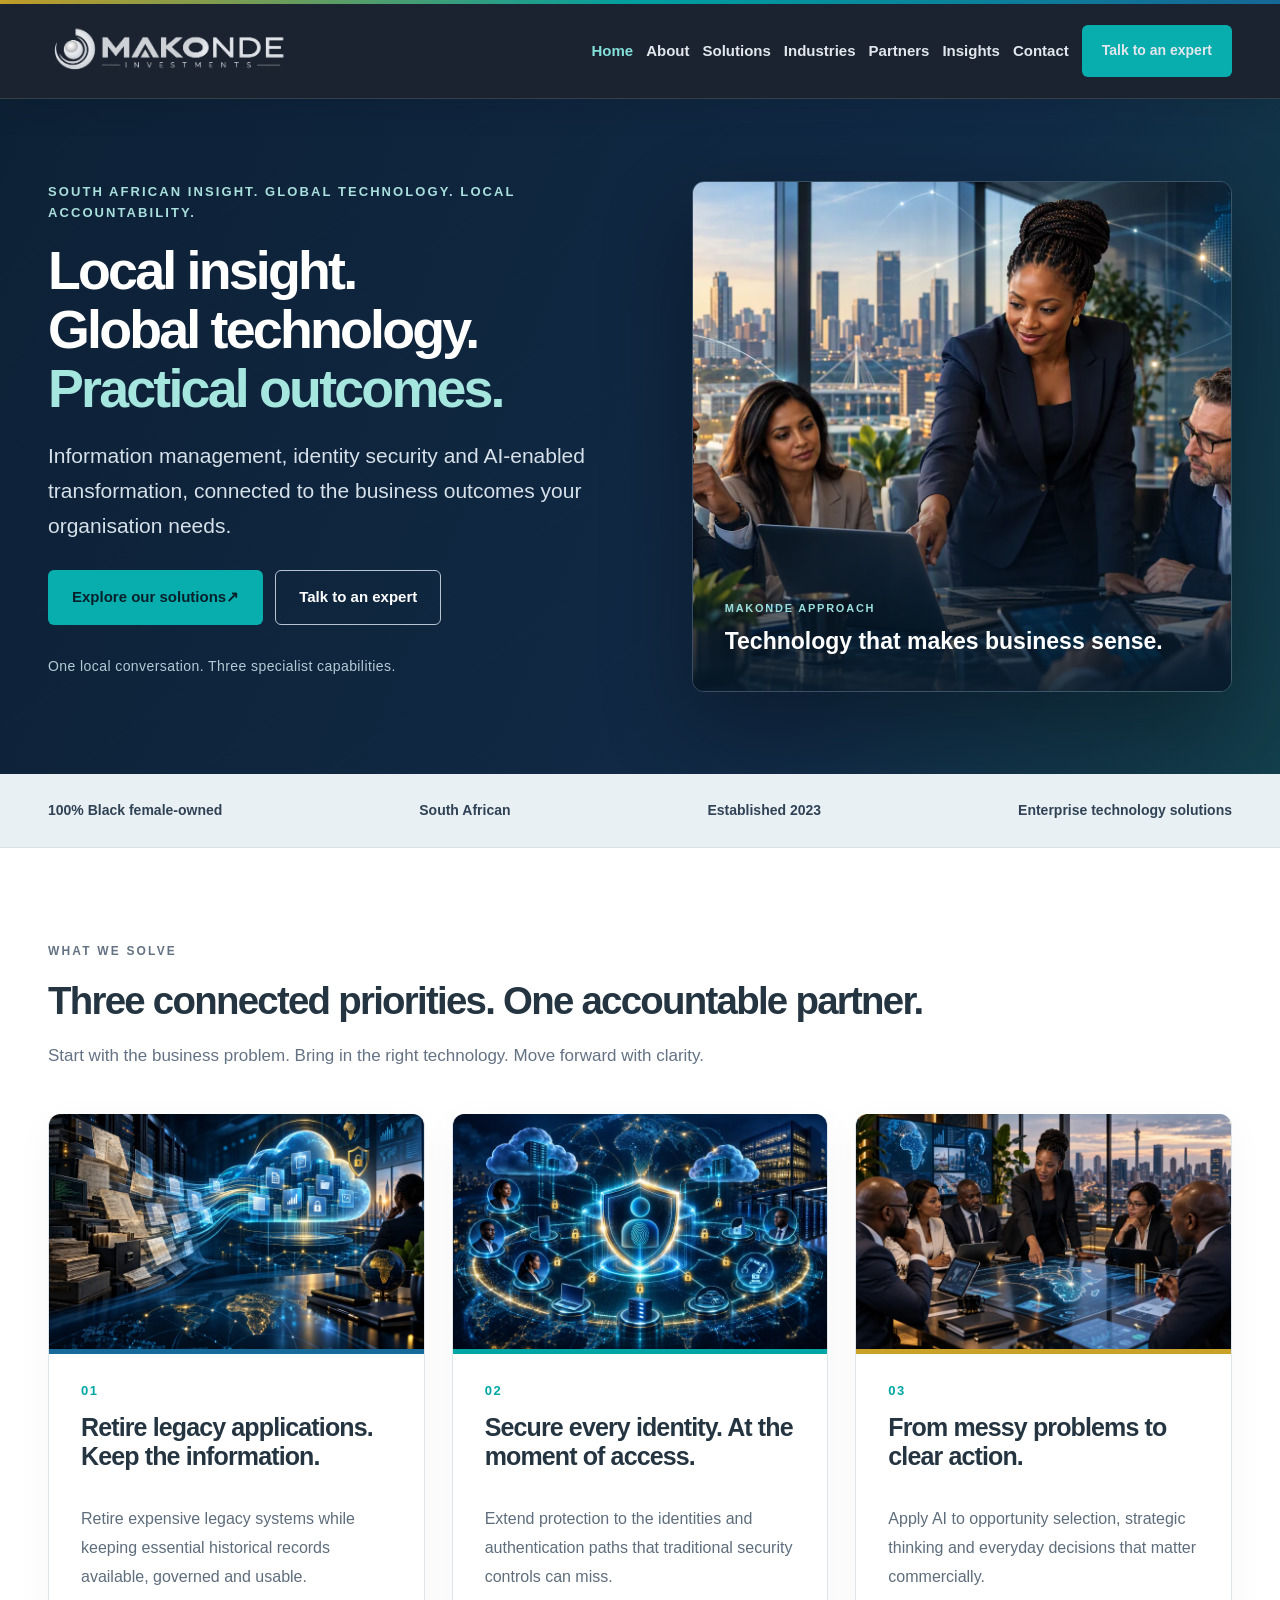
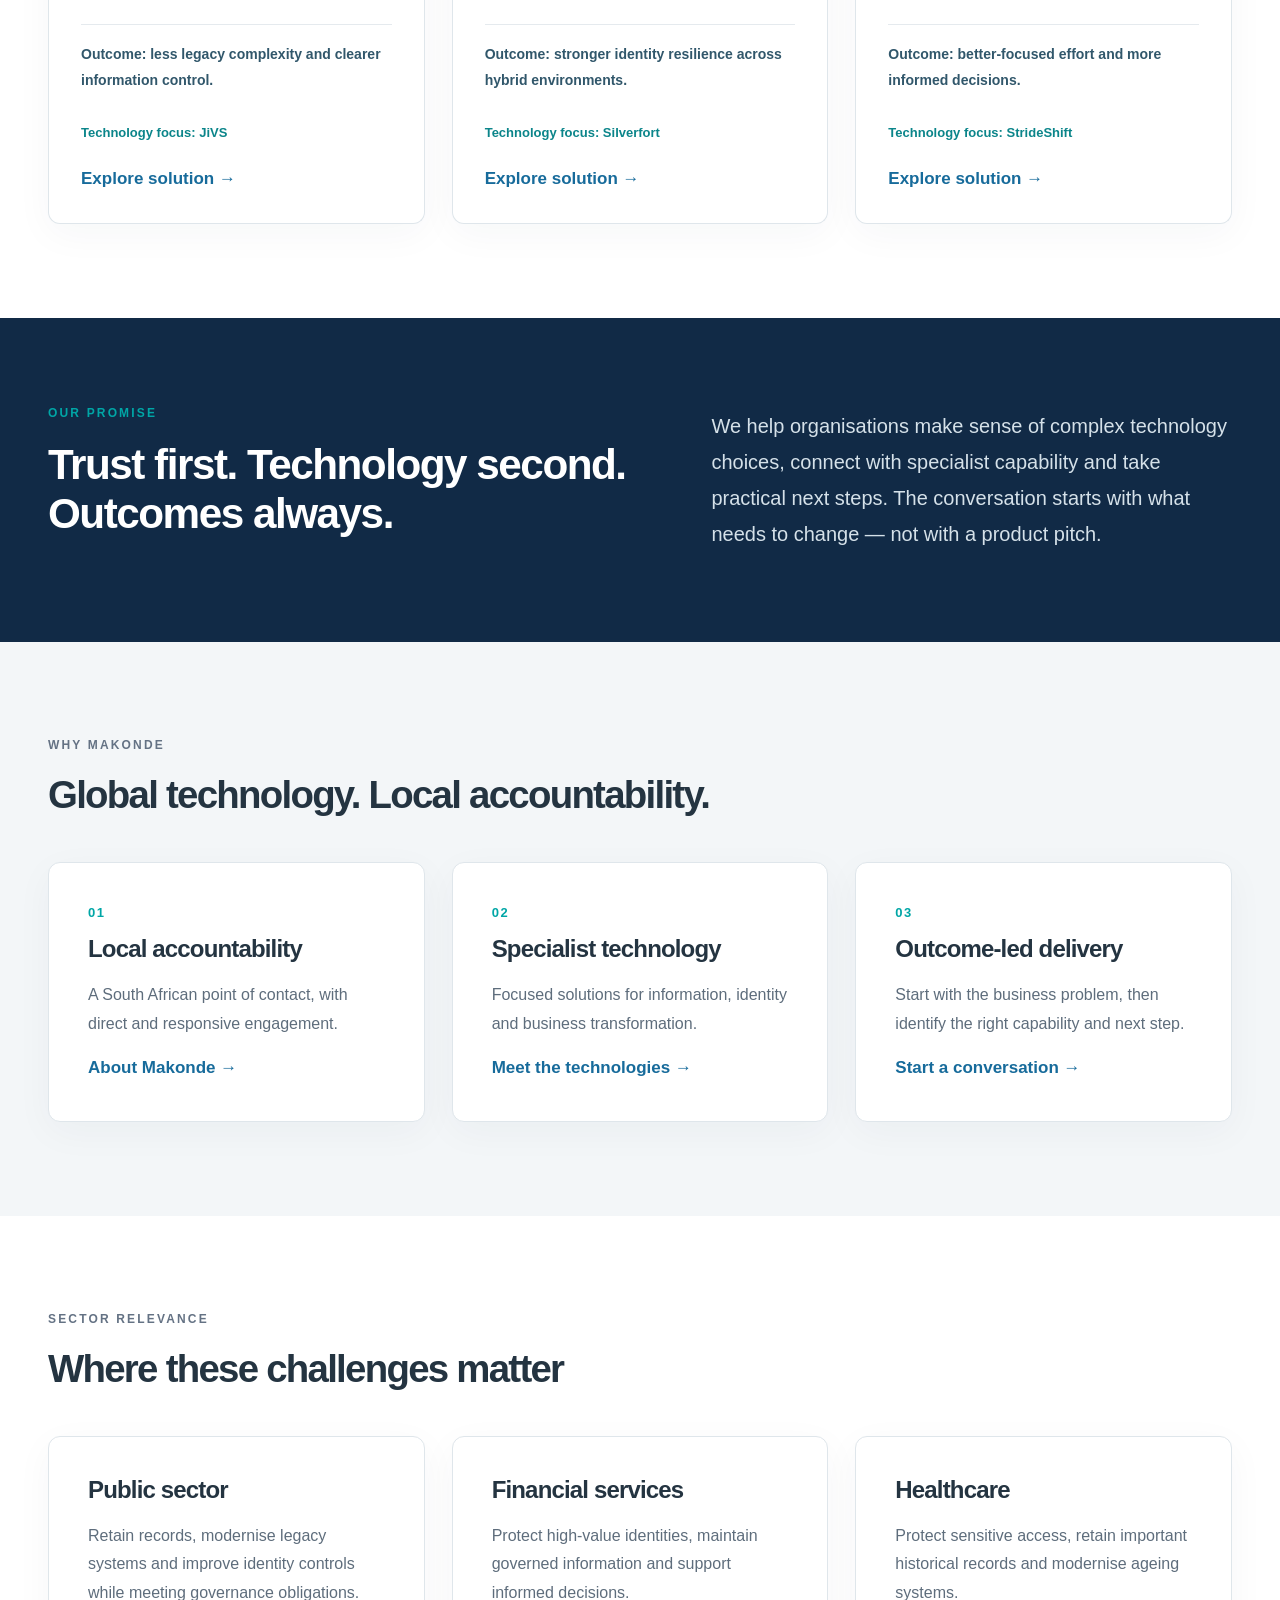
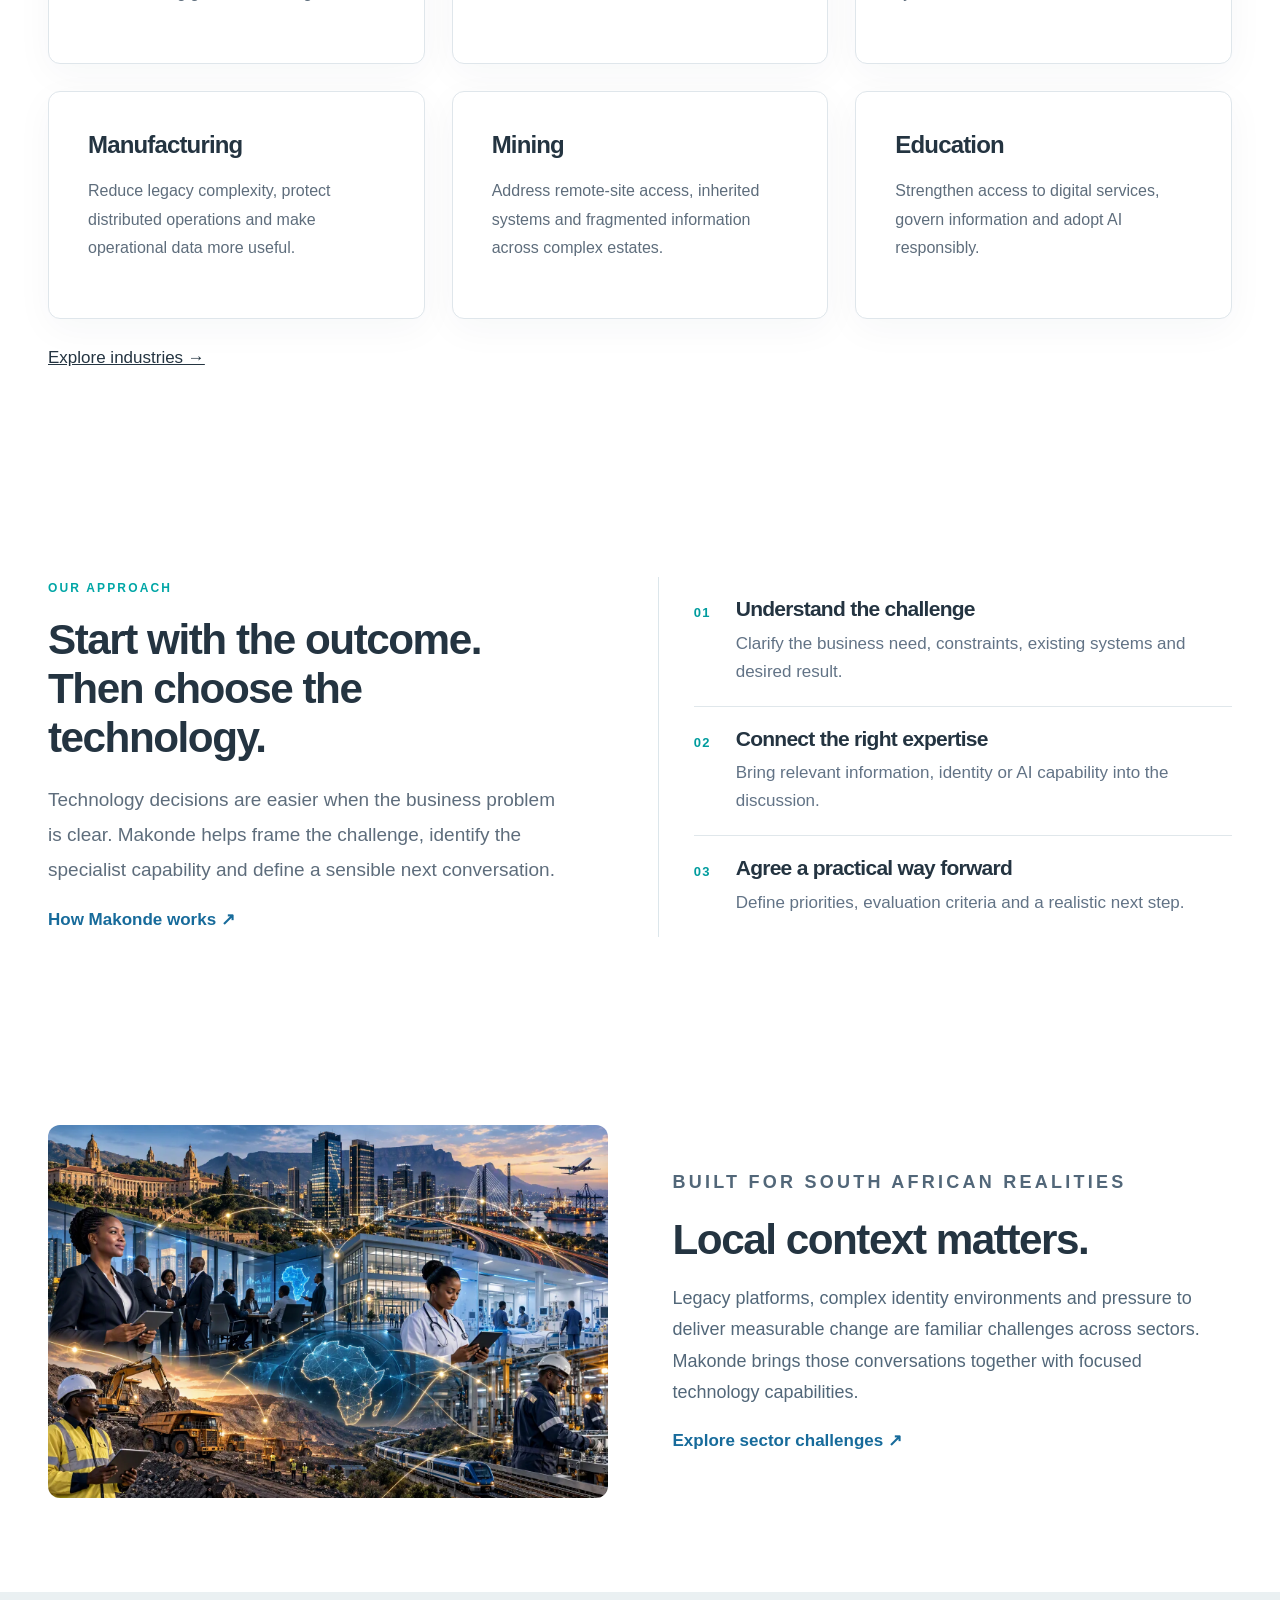
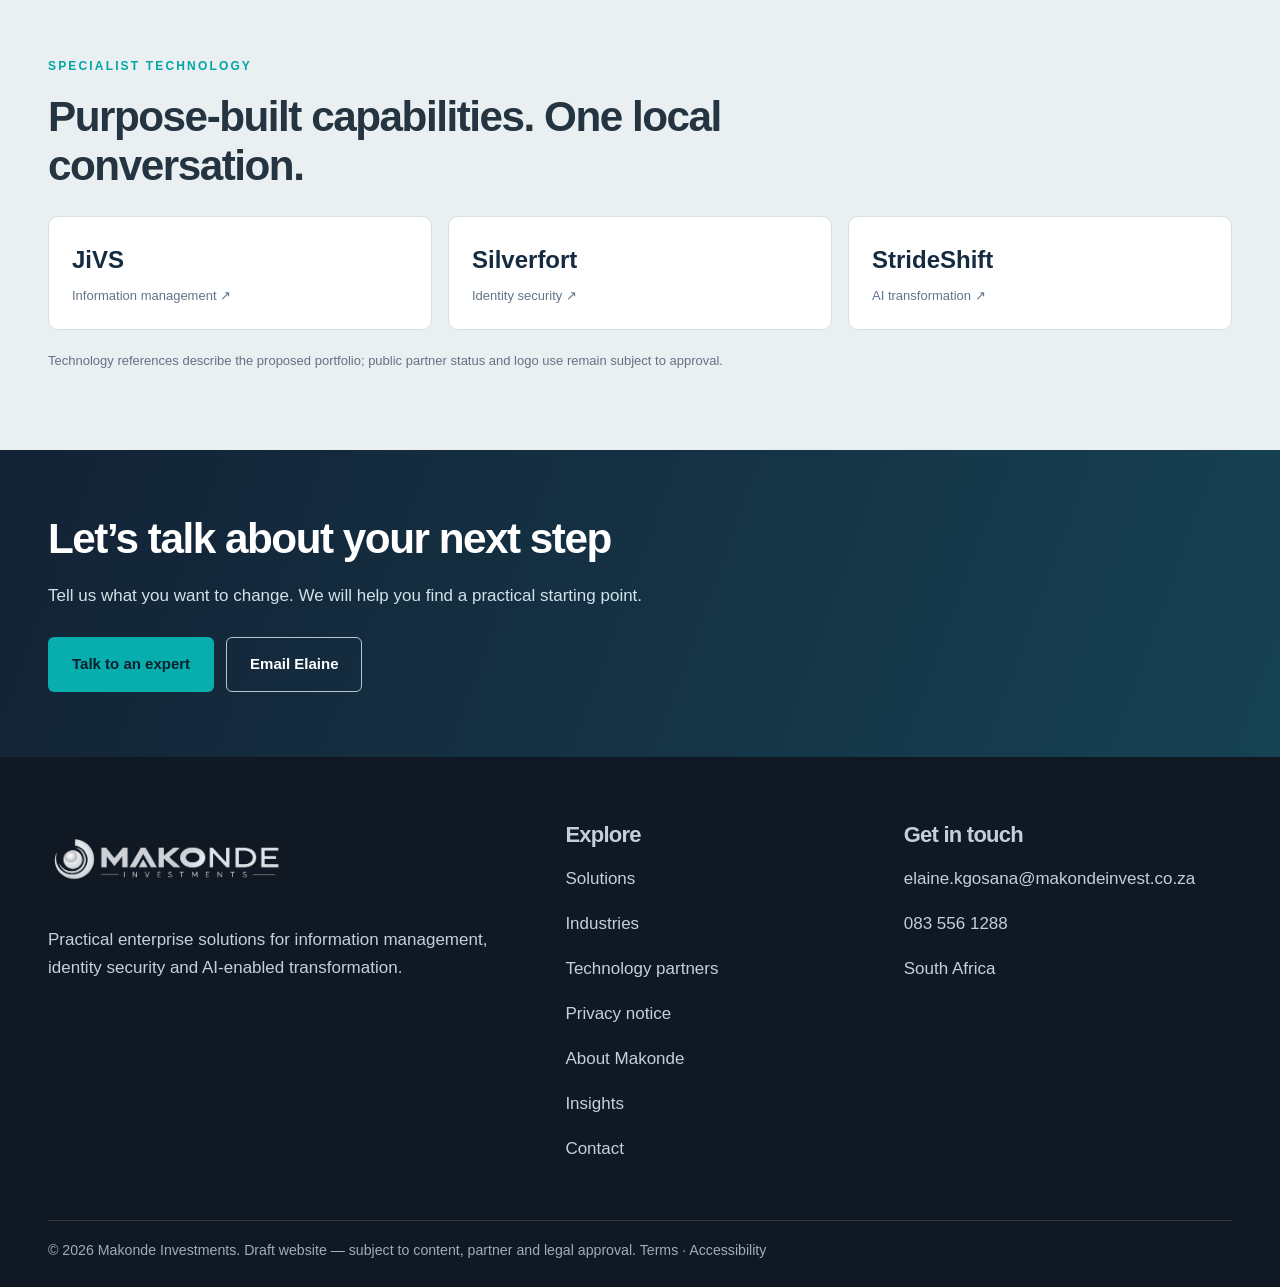
<file: index.html>
<!DOCTYPE html>

<html lang="en-ZA"><head><meta charset="utf-8"/><meta content="width=device-width,initial-scale=1" name="viewport"/><meta content="Makonde helps South African organisations retire legacy systems, secure identities and apply AI to better decisions. Explore JiVS, Silverfort and StrideShift." name="description"/><meta content="#112A46" name="theme-color"/><meta content="index,follow,max-image-preview:large,max-snippet:-1,max-video-preview:-1" name="robots"/><title>Makonde | Information Management, Identity Security &amp; AI in SA</title><link href="assets/style.css" rel="stylesheet"/><script defer="" src="assets/main.js"></script><link href="assets/favicon.svg" rel="icon" type="image/svg+xml"/><link href="https://www.makondeinvest.co.za/" rel="canonical"/><meta content="website" property="og:type"/><meta content="Makonde Investments" property="og:site_name"/><meta content="en_ZA" property="og:locale"/><meta content="Makonde | Information Management, Identity Security &amp; AI in SA" property="og:title"/><meta content="Makonde helps South African organisations retire legacy systems, secure identities and apply AI to better decisions. Explore JiVS, Silverfort and StrideShift." property="og:description"/><meta content="https://www.makondeinvest.co.za/" property="og:url"/><meta content="https://www.makondeinvest.co.za/assets/makonde-social-card.png" property="og:image"/><meta content="1200" property="og:image:width"/><meta content="630" property="og:image:height"/><meta content="Makonde Investments — information, identity and intelligent decisions" property="og:image:alt"/><meta content="summary_large_image" name="twitter:card"/><meta content="Makonde | Information Management, Identity Security &amp; AI in SA" name="twitter:title"/><meta content="Makonde helps South African organisations retire legacy systems, secure identities and apply AI to better decisions. Explore JiVS, Silverfort and StrideShift." name="twitter:description"/><meta content="https://www.makondeinvest.co.za/assets/makonde-social-card.png" name="twitter:image"/><script type="application/ld+json">{"@context":"https://schema.org","@graph":[{"@type":"Organization","@id":"https://www.makondeinvest.co.za/#organization","name":"Makonde Investments","alternateName":"Makonde","url":"https://www.makondeinvest.co.za/","logo":{"@type":"ImageObject","url":"https://www.makondeinvest.co.za/assets/makonde-logo-light.png"},"email":"elaine.kgosana@makondeinvest.co.za","telephone":"+27-83-556-1288","areaServed":{"@type":"Country","name":"South Africa"},"description":"South African enterprise technology business focused on information management, identity security and AI-enabled transformation."},{"@type":"WebSite","@id":"https://www.makondeinvest.co.za/#website","url":"https://www.makondeinvest.co.za/","name":"Makonde Investments","publisher":{"@id":"https://www.makondeinvest.co.za/#organization"},"inLanguage":"en-ZA"},{"@type":"WebPage","@id":"https://www.makondeinvest.co.za/#webpage","url":"https://www.makondeinvest.co.za/","name":"Makonde | Information Management, Identity Security & AI in SA","description":"Makonde helps South African organisations retire legacy systems, secure identities and apply AI to better decisions. Explore JiVS, Silverfort and StrideShift.","isPartOf":{"@id":"https://www.makondeinvest.co.za/#website"},"inLanguage":"en-ZA"}]}</script></head><body><div class="topline"></div><header class="header"><div class="wrap nav"><a aria-label="Makonde home" class="brand" href="index.html"><img alt="Makonde Investments logo" decoding="async" src="assets/makonde-logo-light.png"/></a><button aria-controls="site-nav" aria-expanded="false" class="menu-toggle">Menu ☰</button><nav aria-label="Main navigation" class="navlinks" id="site-nav"><a aria-current="page" href="index.html">Home</a><a href="about.html">About</a><a href="solutions.html">Solutions</a><a href="industries.html">Industries</a><a href="partners.html">Partners</a><a href="insights.html">Insights</a><a href="contact.html">Contact</a><a class="btn btn-primary" href="contact.html">Talk to an expert</a></nav></div></header><main><section class="hero"><div class="wrap hero-inner"><div class="hero-copy"><p class="eyebrow">South African insight. Global technology. Local accountability.</p><h1>Local insight.<br/>Global technology.<br/><em>Practical outcomes.</em></h1><p class="lead">Information management, identity security and AI-enabled transformation, connected to the business outcomes your organisation needs.</p><div class="actions"><a class="btn btn-primary" href="solutions.html">Explore our solutions <span aria-hidden="true">↗</span></a><a class="btn btn-outline" href="contact.html">Talk to an expert</a></div><p class="hero-note">One local conversation. Three specialist capabilities.</p></div><div class="hero-visual"><img alt="Illustrative executive team discussing technology and business decisions" fetchpriority="high" height="1024" src="assets/executive-team.webp" width="1536"/><div class="hero-visual-caption"><span>MAKONDE APPROACH</span><strong>Technology that makes business sense.</strong></div></div></div></section><div aria-label="Makonde company facts" class="trust"><div class="wrap"><span>100% Black female-owned</span><span>South African</span><span>Established 2023</span><span>Enterprise technology solutions</span></div></div><section class="section"><div class="wrap"><div class="intro"><p class="eyebrow">What we solve</p><h2>Three connected priorities. One accountable partner.</h2><p class="section-kicker">Start with the business problem. Bring in the right technology. Move forward with clarity.</p></div><div class="grid3"><article class="card solution-card tone-blue"><div class="solution-card-media"><img alt="Illustrative visual of information management and digital archiving" decoding="async" height="1024" loading="lazy" src="assets/information-archive.webp" width="1536"/></div><span class="number">01</span><h3>Retire legacy applications. Keep the information.</h3><p>Retire expensive legacy systems while keeping essential historical records available, governed and usable.</p><p class="outcome">Outcome: less legacy complexity and clearer information control.</p><p class="powered">Technology focus: JiVS</p><a class="more" href="information-management.html">Explore solution →</a></article><article class="card solution-card tone-teal"><div class="solution-card-media"><img alt="Illustrative visual of hybrid identity protection and security" decoding="async" height="1024" loading="lazy" src="assets/identity-security.webp" width="1536"/></div><span class="number">02</span><h3>Secure every identity. At the moment of access.</h3><p>Extend protection to the identities and authentication paths that traditional security controls can miss.</p><p class="outcome">Outcome: stronger identity resilience across hybrid environments.</p><p class="powered">Technology focus: Silverfort</p><a class="more" href="identity-security.html">Explore solution →</a></article><article class="card solution-card tone-gold"><div class="solution-card-media"><img alt="Illustrative visual of executive AI strategy and commercial decisions" decoding="async" height="1024" loading="lazy" src="assets/ai-strategy.webp" width="1536"/></div><span class="number">03</span><h3>From messy problems to clear action.</h3><p>Apply AI to opportunity selection, strategic thinking and everyday decisions that matter commercially.</p><p class="outcome">Outcome: better-focused effort and more informed decisions.</p><p class="powered">Technology focus: StrideShift</p><a class="more" href="ai-transformation.html">Explore solution →</a></article></div></div></section><section class="statement-band"><div class="wrap statement-grid"><div><p class="eyebrow">Our promise</p><h2>Trust first. Technology second. Outcomes always.</h2></div><p>We help organisations make sense of complex technology choices, connect with specialist capability and take practical next steps. The conversation starts with what needs to change — not with a product pitch.</p></div></section><section class="section section-soft"><div class="wrap"><div class="intro"><p class="eyebrow">Why Makonde</p><h2>Global technology. Local accountability.</h2></div><div class="grid3"><article class="card"><span class="number">01</span><h3>Local accountability</h3><p>A South African point of contact, with direct and responsive engagement.</p><a class="more" href="about.html">About Makonde →</a></article><article class="card"><span class="number">02</span><h3>Specialist technology</h3><p>Focused solutions for information, identity and business transformation.</p><a class="more" href="partners.html">Meet the technologies →</a></article><article class="card"><span class="number">03</span><h3>Outcome-led delivery</h3><p>Start with the business problem, then identify the right capability and next step.</p><a class="more" href="contact.html">Start a conversation →</a></article></div></div></section><section class="section"><div class="wrap"><div class="intro"><p class="eyebrow">Sector relevance</p><h2>Where these challenges matter</h2></div><div class="grid3"><article class="card"><h3>Public sector</h3><p>Retain records, modernise legacy systems and improve identity controls while meeting governance obligations.</p></article><article class="card"><h3>Financial services</h3><p>Protect high-value identities, maintain governed information and support informed decisions.</p></article><article class="card"><h3>Healthcare</h3><p>Protect sensitive access, retain important historical records and modernise ageing systems.</p></article><article class="card"><h3>Manufacturing</h3><p>Reduce legacy complexity, protect distributed operations and make operational data more useful.</p></article><article class="card"><h3>Mining</h3><p>Address remote-site access, inherited systems and fragmented information across complex estates.</p></article><article class="card"><h3>Education</h3><p>Strengthen access to digital services, govern information and adopt AI responsibly.</p></article></div><p style="margin-top:25px"><a class="more" href="industries.html">Explore industries →</a></p></div></section><section class="section section-editorial"><div class="wrap editorial-grid"><div><p class="eyebrow">Our approach</p><h2>Start with the outcome. Then choose the technology.</h2><p class="editorial-lead">Technology decisions are easier when the business problem is clear. Makonde helps frame the challenge, identify the specialist capability and define a sensible next conversation.</p><a class="text-link" href="about.html">How Makonde works <span aria-hidden="true">↗</span></a></div><div class="steps"><div class="step"><span>01</span><div><h3>Understand the challenge</h3><p>Clarify the business need, constraints, existing systems and desired result.</p></div></div><div class="step"><span>02</span><div><h3>Connect the right expertise</h3><p>Bring relevant information, identity or AI capability into the discussion.</p></div></div><div class="step"><span>03</span><div><h3>Agree a practical way forward</h3><p>Define priorities, evaluation criteria and a realistic next step.</p></div></div></div></div></section><section class="feature-story section"><div class="wrap feature-story-grid"><div class="feature-image"><img alt="Illustrative collage of South African public services, financial services, healthcare and mining" decoding="async" loading="lazy" src="assets/south-african-industries.webp"/></div><div><p class="eyebrow">Built for South African realities</p><h2>Local context matters.</h2><p>Legacy platforms, complex identity environments and pressure to deliver measurable change are familiar challenges across sectors. Makonde brings those conversations together with focused technology capabilities.</p><a class="text-link" href="industries.html">Explore sector challenges ↗</a></div></div></section><section class="partner-band"><div class="wrap"><div><p class="eyebrow">Specialist technology</p><h2>Purpose-built capabilities. One local conversation.</h2></div><div class="partner-pills"><a href="information-management.html">JiVS <span>Information management ↗</span></a><a href="identity-security.html">Silverfort <span>Identity security ↗</span></a><a href="ai-transformation.html">StrideShift <span>AI transformation ↗</span></a></div><p class="mini">Technology references describe the proposed portfolio; public partner status and logo use remain subject to approval.</p></div></section><section class="banner"><div class="wrap"><h2>Let’s talk about your next step</h2><p>Tell us what you want to change. We will help you find a practical starting point.</p><div class="actions"><a class="btn btn-primary" href="contact.html">Talk to an expert</a><a class="btn btn-outline" href="mailto:elaine.kgosana@makondeinvest.co.za">Email Elaine</a></div></div></section></main><footer class="footer"><div class="wrap"><div class="footergrid"><div><img alt="Makonde Investments" decoding="async" loading="lazy" src="assets/makonde-logo-light.png"/><p>Practical enterprise solutions for information management, identity security and AI-enabled transformation.</p></div><div><h3>Explore</h3><p><a href="solutions.html">Solutions</a></p><p><a href="industries.html">Industries</a></p><p><a href="partners.html">Technology partners</a></p><p><a href="privacy.html">Privacy notice</a></p><p><a href="about.html">About Makonde</a></p><p><a href="insights.html">Insights</a></p><p><a href="contact.html">Contact</a></p></div><div><h3>Get in touch</h3><p><a href="mailto:elaine.kgosana@makondeinvest.co.za">elaine.kgosana@makondeinvest.co.za</a></p><p><a href="tel:+27835561288">083 556 1288</a></p><p>South Africa</p></div></div><small>© 2026 Makonde Investments. Draft website — subject to content, partner and legal approval. <a href="terms.html">Terms</a> · <a href="accessibility.html">Accessibility</a></small></div></footer></body></html>
</file>
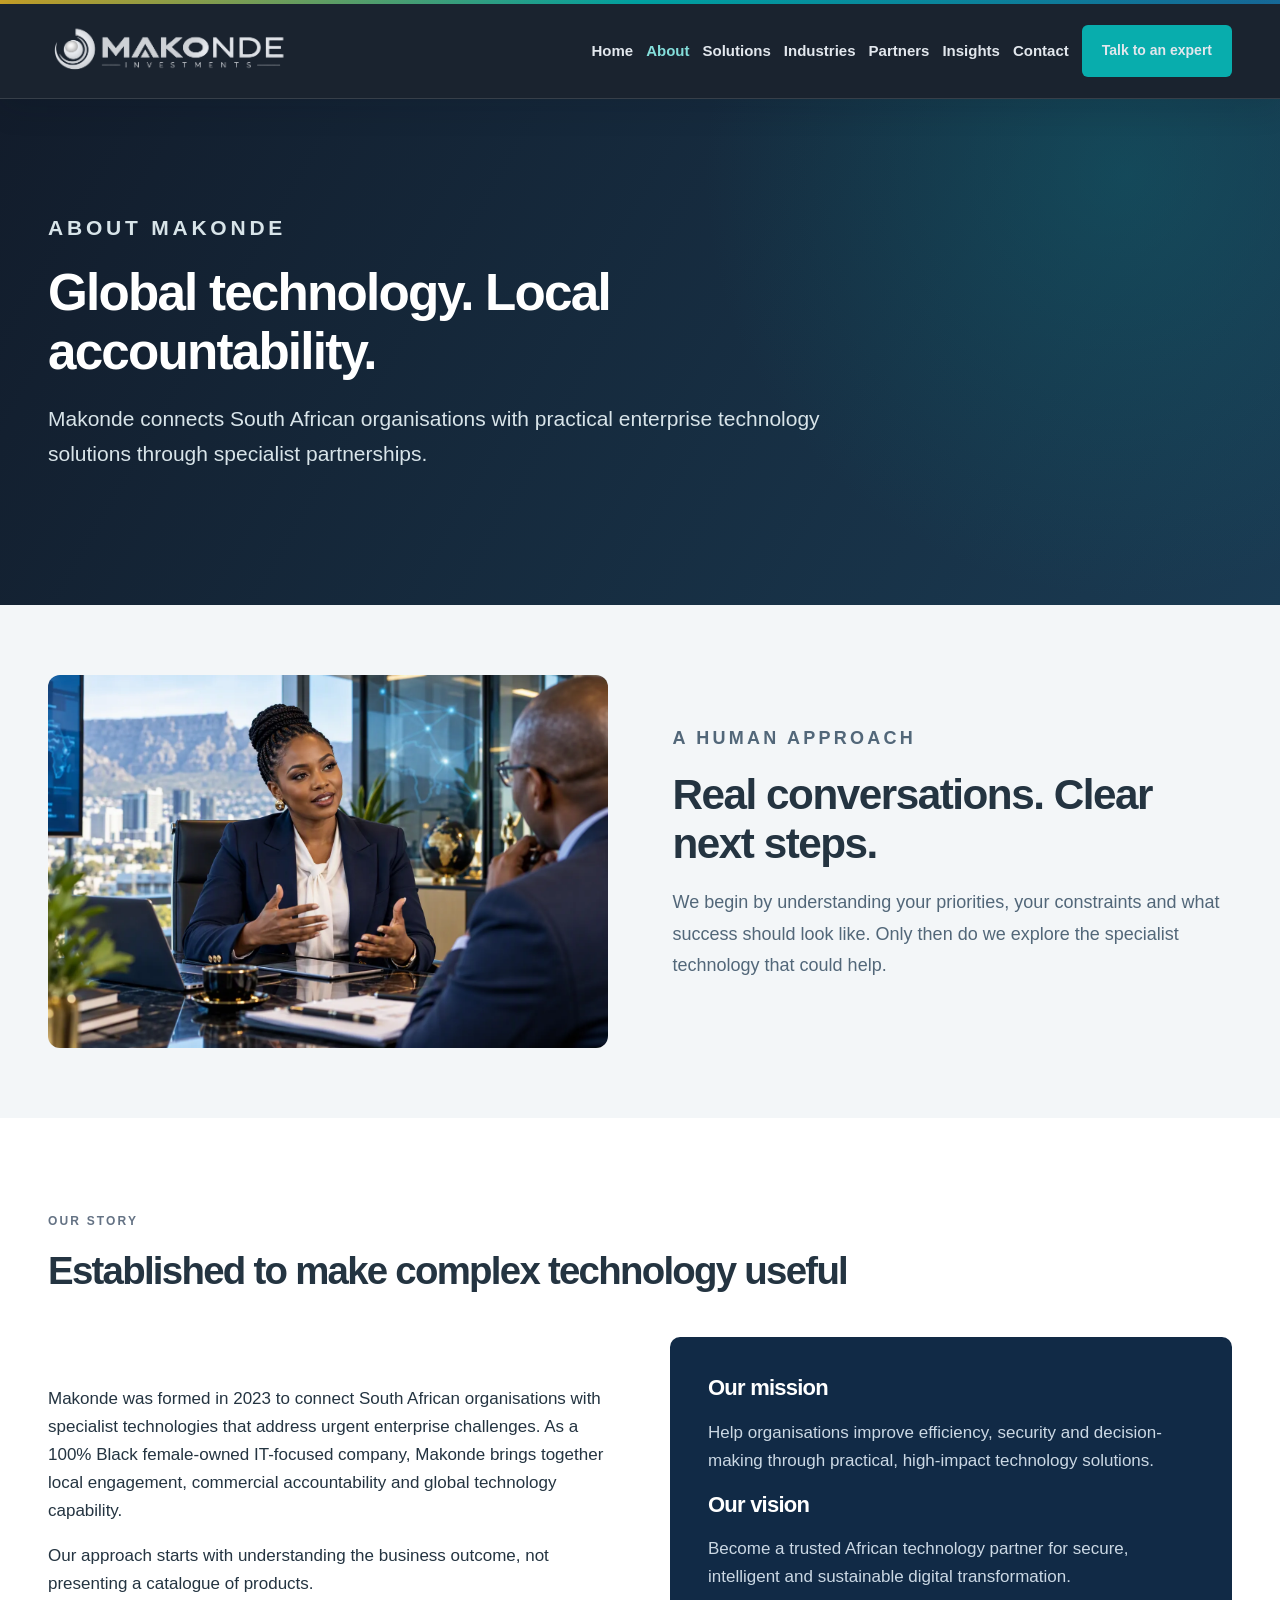
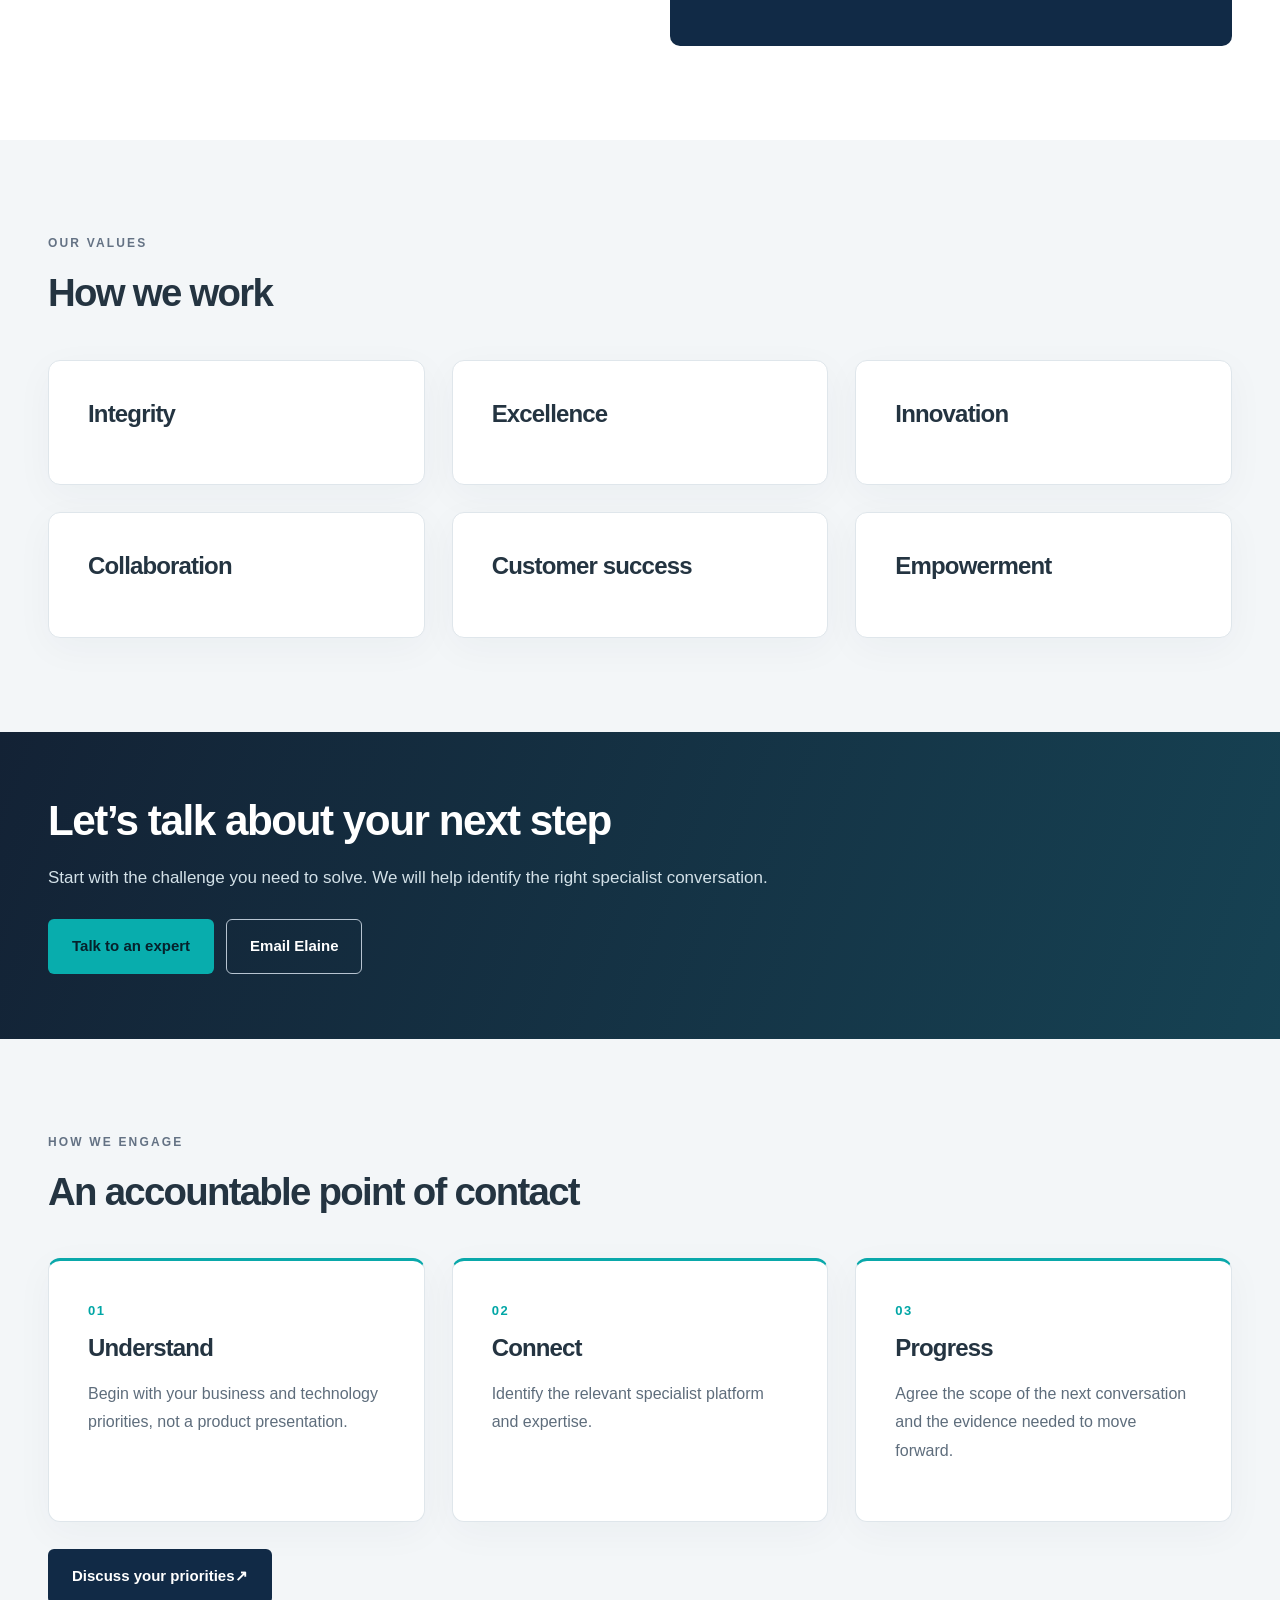
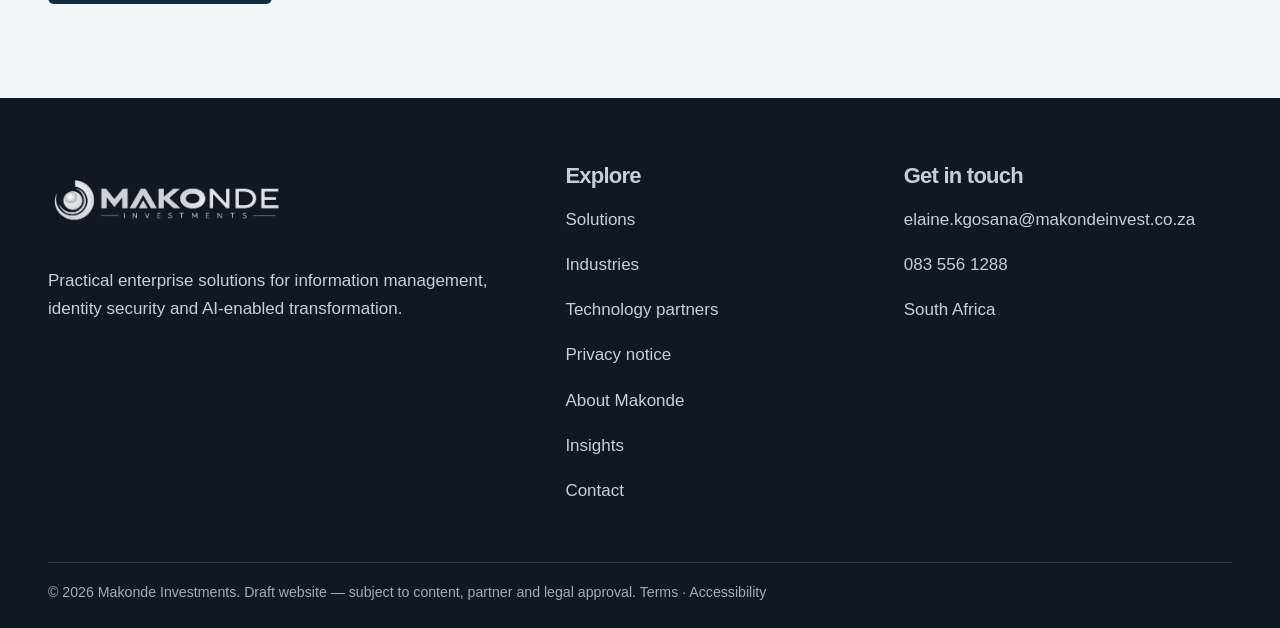
<file: about.html>
<!DOCTYPE html>

<html lang="en-ZA"><head><meta charset="utf-8"/><meta content="width=device-width,initial-scale=1" name="viewport"/><meta content="Meet Makonde, a South African, 100% Black female-owned enterprise technology business focused on information governance, identity security and AI adoption." name="description"/><meta content="#112A46" name="theme-color"/><meta content="index,follow,max-image-preview:large,max-snippet:-1,max-video-preview:-1" name="robots"/><title>About Makonde | South African Enterprise Technology Partner</title><link href="assets/style.css" rel="stylesheet"/><script defer="" src="assets/main.js"></script><link href="assets/favicon.svg" rel="icon" type="image/svg+xml"/><link href="https://www.makondeinvest.co.za/about.html" rel="canonical"/><meta content="website" property="og:type"/><meta content="Makonde Investments" property="og:site_name"/><meta content="en_ZA" property="og:locale"/><meta content="About Makonde | South African Enterprise Technology Partner" property="og:title"/><meta content="Meet Makonde, a South African, 100% Black female-owned enterprise technology business focused on information governance, identity security and AI adoption." property="og:description"/><meta content="https://www.makondeinvest.co.za/about.html" property="og:url"/><meta content="https://www.makondeinvest.co.za/assets/makonde-social-card.png" property="og:image"/><meta content="1200" property="og:image:width"/><meta content="630" property="og:image:height"/><meta content="Makonde Investments — information, identity and intelligent decisions" property="og:image:alt"/><meta content="summary_large_image" name="twitter:card"/><meta content="About Makonde | South African Enterprise Technology Partner" name="twitter:title"/><meta content="Meet Makonde, a South African, 100% Black female-owned enterprise technology business focused on information governance, identity security and AI adoption." name="twitter:description"/><meta content="https://www.makondeinvest.co.za/assets/makonde-social-card.png" name="twitter:image"/><script type="application/ld+json">{"@context":"https://schema.org","@graph":[{"@type":"Organization","@id":"https://www.makondeinvest.co.za/#organization","name":"Makonde Investments","alternateName":"Makonde","url":"https://www.makondeinvest.co.za/","logo":{"@type":"ImageObject","url":"https://www.makondeinvest.co.za/assets/makonde-logo-light.png"},"email":"elaine.kgosana@makondeinvest.co.za","telephone":"+27-83-556-1288","areaServed":{"@type":"Country","name":"South Africa"},"description":"South African enterprise technology business focused on information management, identity security and AI-enabled transformation."},{"@type":"WebSite","@id":"https://www.makondeinvest.co.za/#website","url":"https://www.makondeinvest.co.za/","name":"Makonde Investments","publisher":{"@id":"https://www.makondeinvest.co.za/#organization"},"inLanguage":"en-ZA"},{"@type":"WebPage","@id":"https://www.makondeinvest.co.za/about.html#webpage","url":"https://www.makondeinvest.co.za/about.html","name":"About Makonde | South African Enterprise Technology Partner","description":"Meet Makonde, a South African, 100% Black female-owned enterprise technology business focused on information governance, identity security and AI adoption.","isPartOf":{"@id":"https://www.makondeinvest.co.za/#website"},"inLanguage":"en-ZA"},{"@type":"BreadcrumbList","@id":"https://www.makondeinvest.co.za/about.html#breadcrumb","itemListElement":[{"@type":"ListItem","position":1,"name":"Home","item":"https://www.makondeinvest.co.za/"},{"@type":"ListItem","position":2,"name":"About","item":"https://www.makondeinvest.co.za/about.html"}]}]}</script></head><body><div class="topline"></div><header class="header"><div class="wrap nav"><a aria-label="Makonde home" class="brand" href="index.html"><img alt="Makonde Investments logo" decoding="async" src="assets/makonde-logo-light.png"/></a><button aria-controls="site-nav" aria-expanded="false" class="menu-toggle">Menu ☰</button><nav aria-label="Main navigation" class="navlinks" id="site-nav"><a href="index.html">Home</a><a aria-current="page" href="about.html">About</a><a href="solutions.html">Solutions</a><a href="industries.html">Industries</a><a href="partners.html">Partners</a><a href="insights.html">Insights</a><a href="contact.html">Contact</a><a class="btn btn-primary" href="contact.html">Talk to an expert</a></nav></div></header><main><section class="pagehead"><div class="wrap"><p class="eyebrow">About Makonde</p><h1>Global technology. Local accountability.</h1><p>Makonde connects South African organisations with practical enterprise technology solutions through specialist partnerships.</p></div></section><section class="about-visual"><div class="wrap about-visual-grid"><img alt="Illustrative Makonde-style client consultation" loading="lazy" src="assets/local-consultation.webp"/><div><p class="eyebrow">A human approach</p><h2>Real conversations. Clear next steps.</h2><p>We begin by understanding your priorities, your constraints and what success should look like. Only then do we explore the specialist technology that could help.</p></div></div></section><section class="section"><div class="wrap"><div class="intro"><p class="eyebrow">Our story</p><h2>Established to make complex technology useful</h2></div><div class="split"><div><p>Makonde was formed in 2023 to connect South African organisations with specialist technologies that address urgent enterprise challenges. As a 100% Black female-owned IT-focused company, Makonde brings together local engagement, commercial accountability and global technology capability.</p><p>Our approach starts with understanding the business outcome, not presenting a catalogue of products.</p></div><div class="panel"><h3>Our mission</h3><p>Help organisations improve efficiency, security and decision-making through practical, high-impact technology solutions.</p><h3>Our vision</h3><p>Become a trusted African technology partner for secure, intelligent and sustainable digital transformation.</p></div></div></div></section><section class="section section-soft"><div class="wrap"><div class="intro"><p class="eyebrow">Our values</p><h2>How we work</h2></div><div class="grid3"><div class="card"><h3>Integrity</h3></div><div class="card"><h3>Excellence</h3></div><div class="card"><h3>Innovation</h3></div><div class="card"><h3>Collaboration</h3></div><div class="card"><h3>Customer success</h3></div><div class="card"><h3>Empowerment</h3></div></div></div></section><section class="banner"><div class="wrap"><h2>Let’s talk about your next step</h2><p>Start with the challenge you need to solve. We will help identify the right specialist conversation.</p><div class="actions"><a class="btn btn-primary" href="contact.html">Talk to an expert</a><a class="btn btn-outline" href="mailto:elaine.kgosana@makondeinvest.co.za">Email Elaine</a></div></div></section><section class="section section-soft"><div class="wrap"><div class="intro"><p class="eyebrow">How we engage</p><h2>An accountable point of contact</h2></div><div class="grid3"><article class="card card-accent"><span class="number">01</span><h3>Understand</h3><p>Begin with your business and technology priorities, not a product presentation.</p></article><article class="card card-accent"><span class="number">02</span><h3>Connect</h3><p>Identify the relevant specialist platform and expertise.</p></article><article class="card card-accent"><span class="number">03</span><h3>Progress</h3><p>Agree the scope of the next conversation and the evidence needed to move forward.</p></article></div><div class="actions"><a class="btn btn-light" href="contact.html">Discuss your priorities <span aria-hidden="true">↗</span></a></div></div></section></main><footer class="footer"><div class="wrap"><div class="footergrid"><div><img alt="Makonde Investments" decoding="async" loading="lazy" src="assets/makonde-logo-light.png"/><p>Practical enterprise solutions for information management, identity security and AI-enabled transformation.</p></div><div><h3>Explore</h3><p><a href="solutions.html">Solutions</a></p><p><a href="industries.html">Industries</a></p><p><a href="partners.html">Technology partners</a></p><p><a href="privacy.html">Privacy notice</a></p><p><a href="about.html">About Makonde</a></p><p><a href="insights.html">Insights</a></p><p><a href="contact.html">Contact</a></p></div><div><h3>Get in touch</h3><p><a href="mailto:elaine.kgosana@makondeinvest.co.za">elaine.kgosana@makondeinvest.co.za</a></p><p><a href="tel:+27835561288">083 556 1288</a></p><p>South Africa</p></div></div><small>© 2026 Makonde Investments. Draft website — subject to content, partner and legal approval. <a href="terms.html">Terms</a> · <a href="accessibility.html">Accessibility</a></small></div></footer></body></html>
</file>
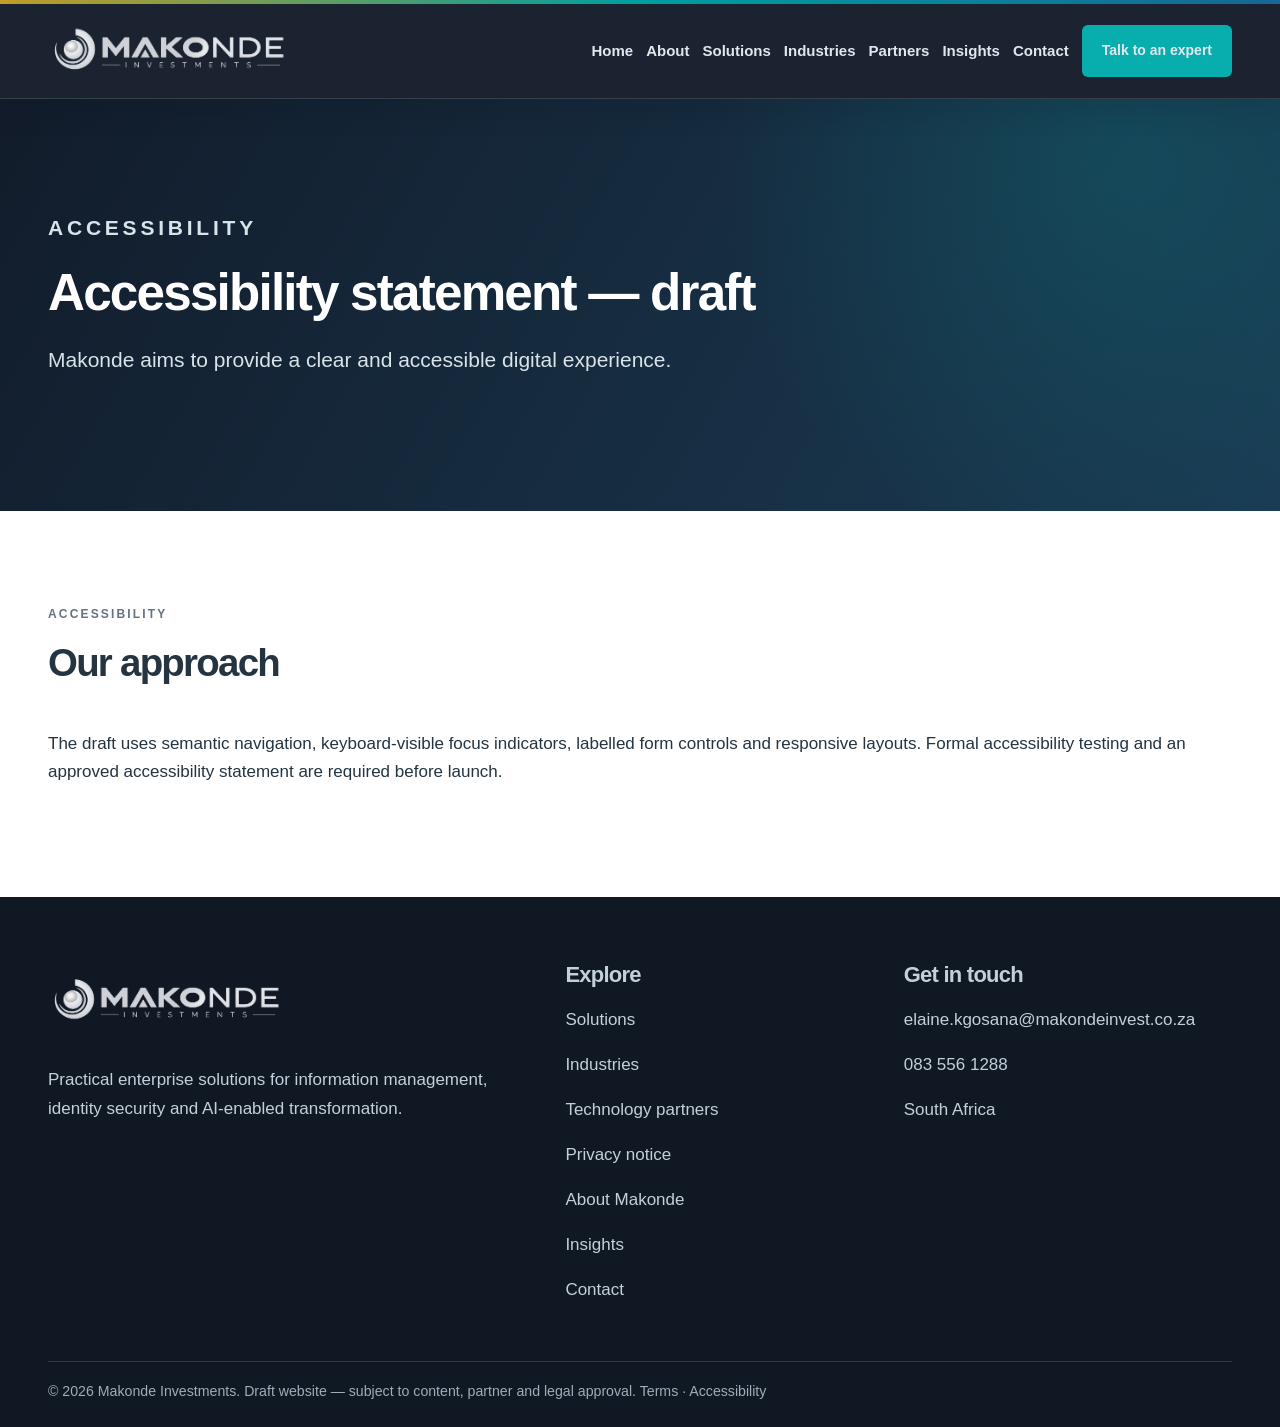
<file: accessibility.html>
<!DOCTYPE html>

<html lang="en-ZA"><head><meta charset="utf-8"/><meta content="width=device-width,initial-scale=1" name="viewport"/><meta content="Read Makonde’s website accessibility statement and find contact information for accessibility feedback." name="description"/><meta content="#112A46" name="theme-color"/><meta content="index,follow,max-image-preview:large,max-snippet:-1,max-video-preview:-1" name="robots"/><title>Accessibility Statement | Makonde Investments</title><link href="assets/style.css" rel="stylesheet"/><script defer="" src="assets/main.js"></script><link href="assets/favicon.svg" rel="icon" type="image/svg+xml"/><link href="https://www.makondeinvest.co.za/accessibility.html" rel="canonical"/><meta content="website" property="og:type"/><meta content="Makonde Investments" property="og:site_name"/><meta content="en_ZA" property="og:locale"/><meta content="Accessibility Statement | Makonde Investments" property="og:title"/><meta content="Read Makonde’s website accessibility statement and find contact information for accessibility feedback." property="og:description"/><meta content="https://www.makondeinvest.co.za/accessibility.html" property="og:url"/><meta content="https://www.makondeinvest.co.za/assets/makonde-social-card.png" property="og:image"/><meta content="1200" property="og:image:width"/><meta content="630" property="og:image:height"/><meta content="Makonde Investments — information, identity and intelligent decisions" property="og:image:alt"/><meta content="summary_large_image" name="twitter:card"/><meta content="Accessibility Statement | Makonde Investments" name="twitter:title"/><meta content="Read Makonde’s website accessibility statement and find contact information for accessibility feedback." name="twitter:description"/><meta content="https://www.makondeinvest.co.za/assets/makonde-social-card.png" name="twitter:image"/><script type="application/ld+json">{"@context":"https://schema.org","@graph":[{"@type":"Organization","@id":"https://www.makondeinvest.co.za/#organization","name":"Makonde Investments","alternateName":"Makonde","url":"https://www.makondeinvest.co.za/","logo":{"@type":"ImageObject","url":"https://www.makondeinvest.co.za/assets/makonde-logo-light.png"},"email":"elaine.kgosana@makondeinvest.co.za","telephone":"+27-83-556-1288","areaServed":{"@type":"Country","name":"South Africa"},"description":"South African enterprise technology business focused on information management, identity security and AI-enabled transformation."},{"@type":"WebSite","@id":"https://www.makondeinvest.co.za/#website","url":"https://www.makondeinvest.co.za/","name":"Makonde Investments","publisher":{"@id":"https://www.makondeinvest.co.za/#organization"},"inLanguage":"en-ZA"},{"@type":"WebPage","@id":"https://www.makondeinvest.co.za/accessibility.html#webpage","url":"https://www.makondeinvest.co.za/accessibility.html","name":"Accessibility Statement | Makonde Investments","description":"Read Makonde’s website accessibility statement and find contact information for accessibility feedback.","isPartOf":{"@id":"https://www.makondeinvest.co.za/#website"},"inLanguage":"en-ZA"},{"@type":"BreadcrumbList","@id":"https://www.makondeinvest.co.za/accessibility.html#breadcrumb","itemListElement":[{"@type":"ListItem","position":1,"name":"Home","item":"https://www.makondeinvest.co.za/"},{"@type":"ListItem","position":2,"name":"Accessibility","item":"https://www.makondeinvest.co.za/accessibility.html"}]}]}</script></head><body><div class="topline"></div><header class="header"><div class="wrap nav"><a aria-label="Makonde home" class="brand" href="index.html"><img alt="Makonde Investments logo" decoding="async" src="assets/makonde-logo-light.png"/></a><button aria-controls="site-nav" aria-expanded="false" class="menu-toggle">Menu ☰</button><nav aria-label="Main navigation" class="navlinks" id="site-nav"><a href="index.html">Home</a><a href="about.html">About</a><a href="solutions.html">Solutions</a><a href="industries.html">Industries</a><a href="partners.html">Partners</a><a href="insights.html">Insights</a><a href="contact.html">Contact</a><a class="btn btn-primary" href="contact.html">Talk to an expert</a></nav></div></header><main><section class="pagehead"><div class="wrap"><p class="eyebrow">Accessibility</p><h1>Accessibility statement — draft</h1><p>Makonde aims to provide a clear and accessible digital experience.</p></div></section><section class="section"><div class="wrap"><div class="intro"><p class="eyebrow">Accessibility</p><h2>Our approach</h2></div><p>The draft uses semantic navigation, keyboard-visible focus indicators, labelled form controls and responsive layouts. Formal accessibility testing and an approved accessibility statement are required before launch.</p></div></section></main><footer class="footer"><div class="wrap"><div class="footergrid"><div><img alt="Makonde Investments" decoding="async" loading="lazy" src="assets/makonde-logo-light.png"/><p>Practical enterprise solutions for information management, identity security and AI-enabled transformation.</p></div><div><h3>Explore</h3><p><a href="solutions.html">Solutions</a></p><p><a href="industries.html">Industries</a></p><p><a href="partners.html">Technology partners</a></p><p><a href="privacy.html">Privacy notice</a></p><p><a href="about.html">About Makonde</a></p><p><a href="insights.html">Insights</a></p><p><a href="contact.html">Contact</a></p></div><div><h3>Get in touch</h3><p><a href="mailto:elaine.kgosana@makondeinvest.co.za">elaine.kgosana@makondeinvest.co.za</a></p><p><a href="tel:+27835561288">083 556 1288</a></p><p>South Africa</p></div></div><small>© 2026 Makonde Investments. Draft website — subject to content, partner and legal approval. <a href="terms.html">Terms</a> · <a href="accessibility.html">Accessibility</a></small></div></footer></body></html>
</file>
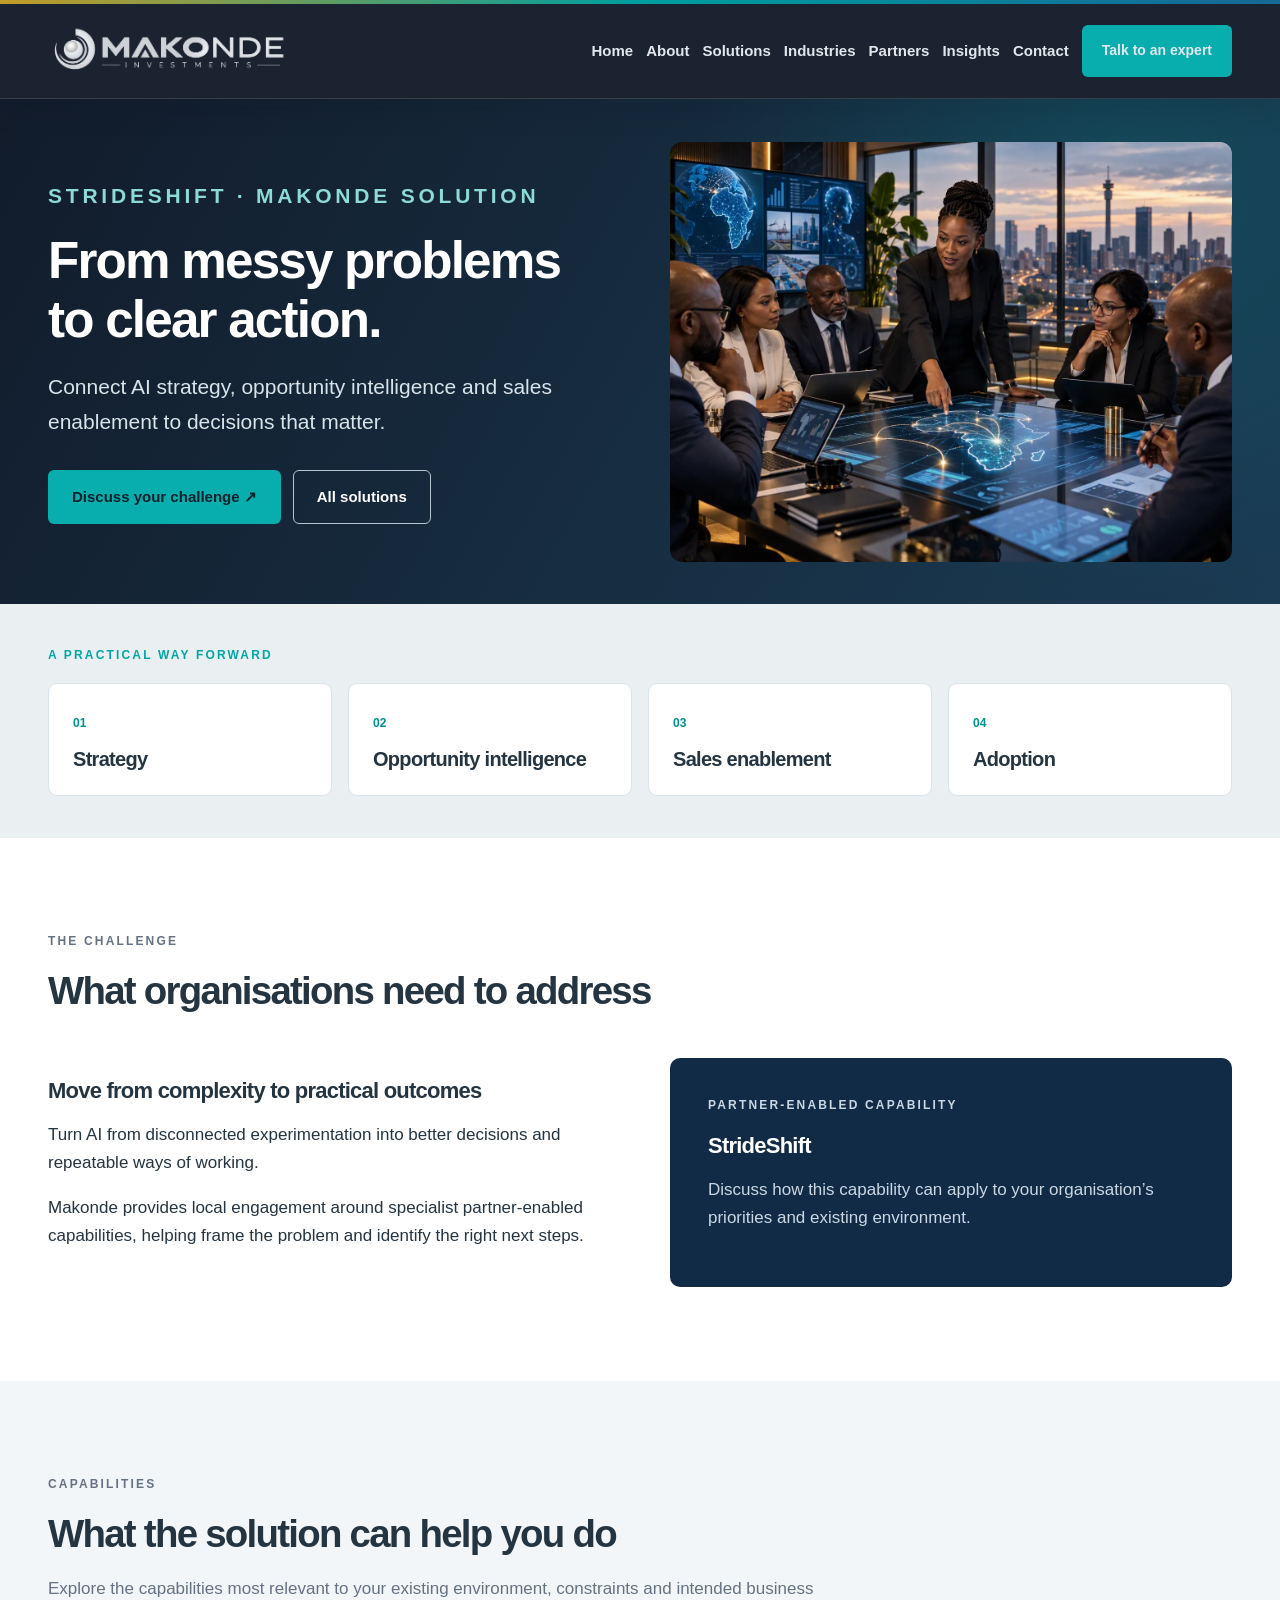
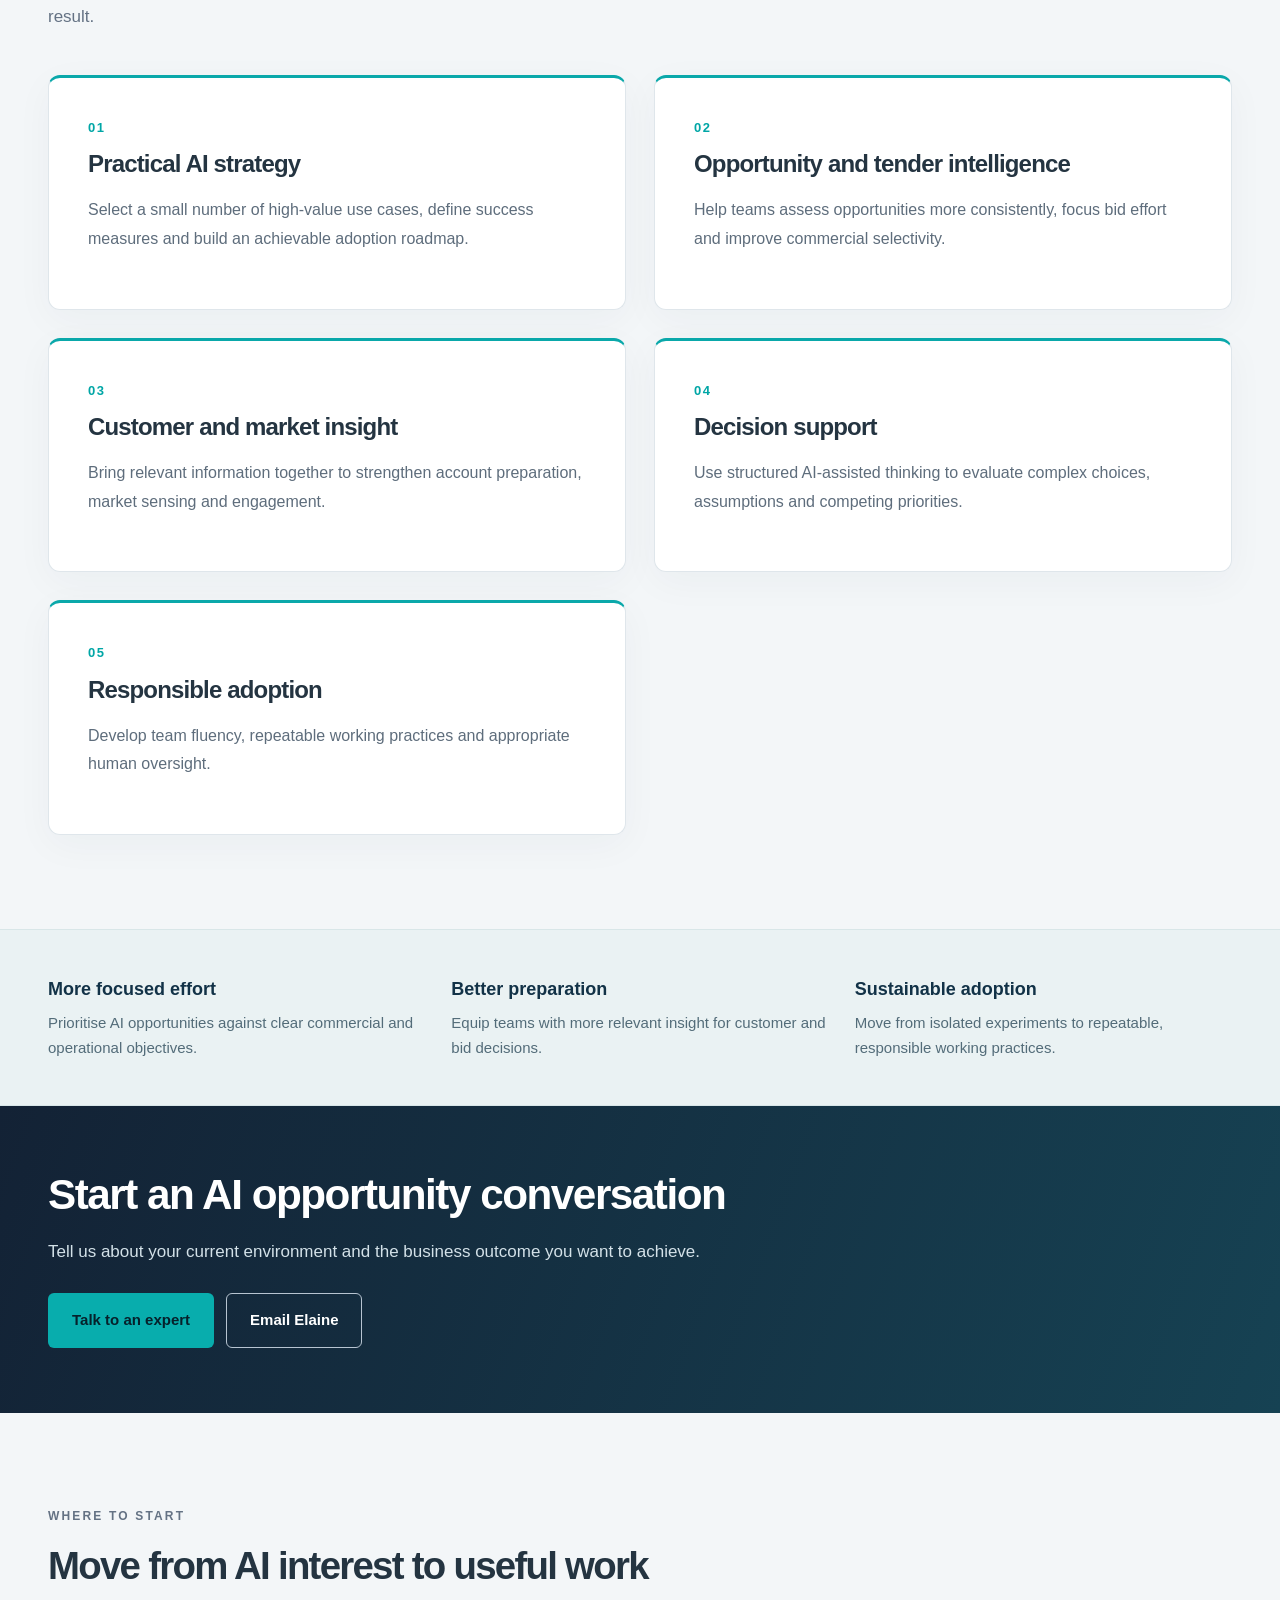
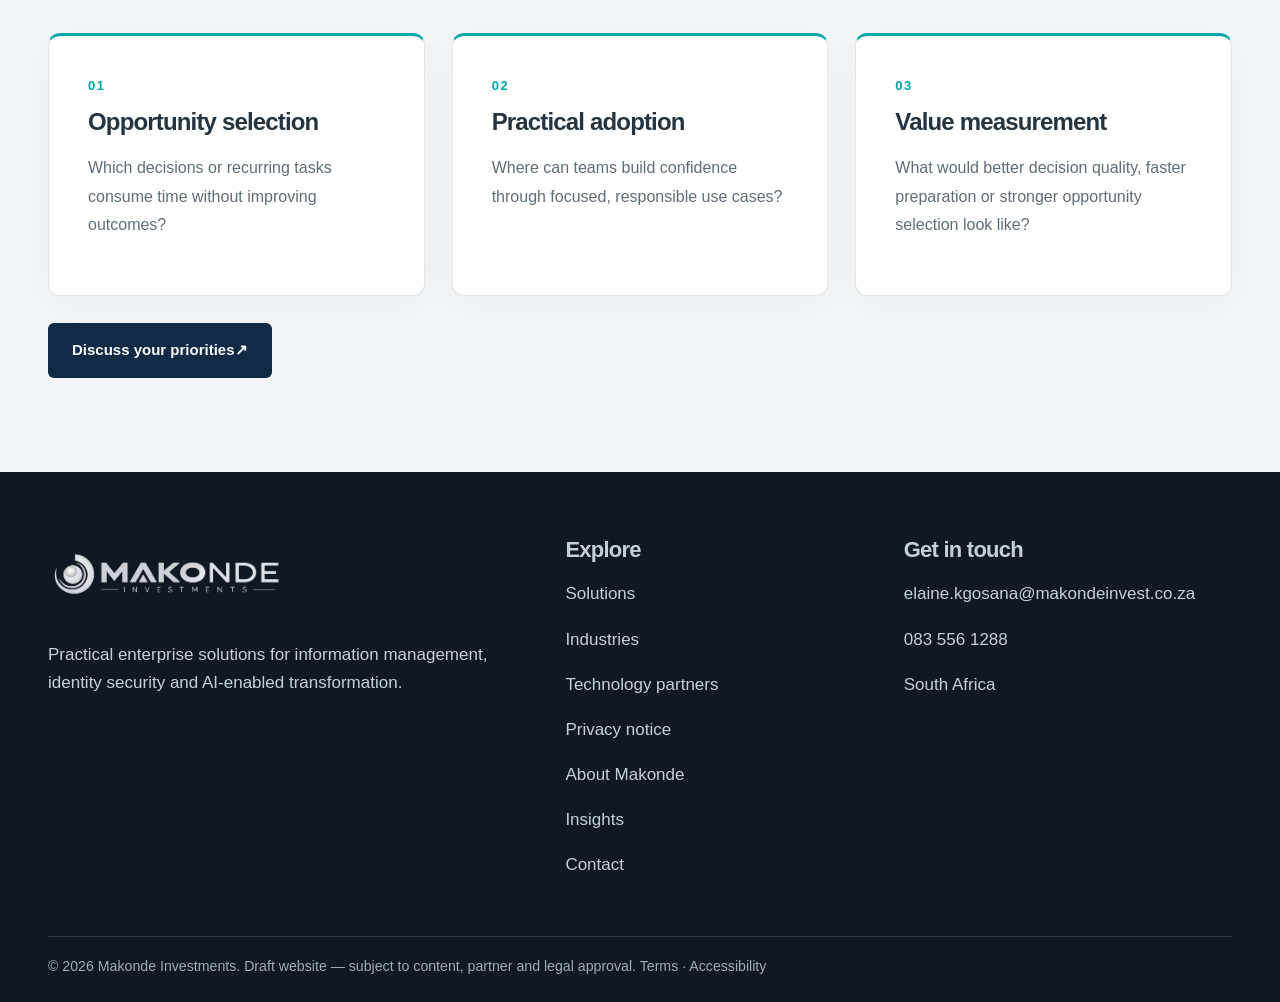
<file: ai-transformation.html>
<!DOCTYPE html>

<html lang="en-ZA"><head><meta charset="utf-8"/><meta content="width=device-width,initial-scale=1" name="viewport"/><meta content="Move beyond AI experiments. Explore StrideShift-enabled AI adoption, opportunity intelligence, strategic decision support and commercial productivity." name="description"/><meta content="#112A46" name="theme-color"/><meta content="index,follow,max-image-preview:large,max-snippet:-1,max-video-preview:-1" name="robots"/><title>AI Strategy, Adoption &amp; Decision Support | Makonde</title><link href="assets/style.css" rel="stylesheet"/><script defer="" src="assets/main.js"></script><link href="assets/favicon.svg" rel="icon" type="image/svg+xml"/><link href="https://www.makondeinvest.co.za/ai-transformation.html" rel="canonical"/><meta content="website" property="og:type"/><meta content="Makonde Investments" property="og:site_name"/><meta content="en_ZA" property="og:locale"/><meta content="AI Strategy, Adoption &amp; Decision Support | Makonde" property="og:title"/><meta content="Move beyond AI experiments. Explore StrideShift-enabled AI adoption, opportunity intelligence, strategic decision support and commercial productivity." property="og:description"/><meta content="https://www.makondeinvest.co.za/ai-transformation.html" property="og:url"/><meta content="https://www.makondeinvest.co.za/assets/makonde-social-card.png" property="og:image"/><meta content="1200" property="og:image:width"/><meta content="630" property="og:image:height"/><meta content="Makonde Investments — information, identity and intelligent decisions" property="og:image:alt"/><meta content="summary_large_image" name="twitter:card"/><meta content="AI Strategy, Adoption &amp; Decision Support | Makonde" name="twitter:title"/><meta content="Move beyond AI experiments. Explore StrideShift-enabled AI adoption, opportunity intelligence, strategic decision support and commercial productivity." name="twitter:description"/><meta content="https://www.makondeinvest.co.za/assets/makonde-social-card.png" name="twitter:image"/><script type="application/ld+json">{"@context":"https://schema.org","@graph":[{"@type":"Organization","@id":"https://www.makondeinvest.co.za/#organization","name":"Makonde Investments","alternateName":"Makonde","url":"https://www.makondeinvest.co.za/","logo":{"@type":"ImageObject","url":"https://www.makondeinvest.co.za/assets/makonde-logo-light.png"},"email":"elaine.kgosana@makondeinvest.co.za","telephone":"+27-83-556-1288","areaServed":{"@type":"Country","name":"South Africa"},"description":"South African enterprise technology business focused on information management, identity security and AI-enabled transformation."},{"@type":"WebSite","@id":"https://www.makondeinvest.co.za/#website","url":"https://www.makondeinvest.co.za/","name":"Makonde Investments","publisher":{"@id":"https://www.makondeinvest.co.za/#organization"},"inLanguage":"en-ZA"},{"@type":"WebPage","@id":"https://www.makondeinvest.co.za/ai-transformation.html#webpage","url":"https://www.makondeinvest.co.za/ai-transformation.html","name":"AI Strategy, Adoption & Decision Support | Makonde","description":"Move beyond AI experiments. Explore StrideShift-enabled AI adoption, opportunity intelligence, strategic decision support and commercial productivity.","isPartOf":{"@id":"https://www.makondeinvest.co.za/#website"},"inLanguage":"en-ZA"},{"@type":"BreadcrumbList","@id":"https://www.makondeinvest.co.za/ai-transformation.html#breadcrumb","itemListElement":[{"@type":"ListItem","position":1,"name":"Home","item":"https://www.makondeinvest.co.za/"},{"@type":"ListItem","position":2,"name":"Ai Transformation","item":"https://www.makondeinvest.co.za/ai-transformation.html"}]},{"@type":"Service","@id":"https://www.makondeinvest.co.za/ai-transformation.html#service","name":"AI-powered business transformation","description":"AI strategy, adoption and decision support enabled by StrideShift.","provider":{"@id":"https://www.makondeinvest.co.za/#organization"},"areaServed":{"@type":"Country","name":"South Africa"},"url":"https://www.makondeinvest.co.za/ai-transformation.html"}]}</script></head><body><div class="topline"></div><header class="header"><div class="wrap nav"><a aria-label="Makonde home" class="brand" href="index.html"><img alt="Makonde Investments logo" decoding="async" src="assets/makonde-logo-light.png"/></a><button aria-controls="site-nav" aria-expanded="false" class="menu-toggle">Menu ☰</button><nav aria-label="Main navigation" class="navlinks" id="site-nav"><a href="index.html">Home</a><a href="about.html">About</a><a href="solutions.html">Solutions</a><a href="industries.html">Industries</a><a href="partners.html">Partners</a><a href="insights.html">Insights</a><a href="contact.html">Contact</a><a class="btn btn-primary" href="contact.html">Talk to an expert</a></nav></div></header><main><section class="pagehead pagehead-visual"><div class="wrap pagehead-grid"><div class="pagehead-copy"><p class="eyebrow">StrideShift · Makonde solution</p><h1>From messy problems to clear action.</h1><p>Connect AI strategy, opportunity intelligence and sales enablement to decisions that matter.</p><div class="actions"><a class="btn btn-primary" href="contact.html">Discuss your challenge ↗</a><a class="btn btn-outline" href="solutions.html">All solutions</a></div></div><div class="pagehead-photo"><img alt="Illustrative StrideShift solution concept" height="1024" src="assets/ai-strategy.webp" width="1536"/></div></div></section><section class="journey-band"><div class="wrap"><p class="eyebrow">A practical way forward</p><div class="journey-grid"><article class="journey-step"><span>01</span><h3>Strategy</h3></article><article class="journey-step"><span>02</span><h3>Opportunity intelligence</h3></article><article class="journey-step"><span>03</span><h3>Sales enablement</h3></article><article class="journey-step"><span>04</span><h3>Adoption</h3></article></div></div></section><section class="section"><div class="wrap"><div class="intro"><p class="eyebrow">The challenge</p><h2>What organisations need to address</h2></div><div class="split"><div><h3>Move from complexity to practical outcomes</h3><p>Turn AI from disconnected experimentation into better decisions and repeatable ways of working.</p><p>Makonde provides local engagement around specialist partner-enabled capabilities, helping frame the problem and identify the right next steps.</p></div><div class="panel"><p class="eyebrow">Partner-enabled capability</p><h3>StrideShift</h3><p>Discuss how this capability can apply to your organisation’s priorities and existing environment.</p></div></div></div></section><section class="section section-soft"><div class="wrap"><div class="intro"><p class="eyebrow">Capabilities</p><h2>What the solution can help you do</h2><p class="section-kicker">Explore the capabilities most relevant to your existing environment, constraints and intended business result.</p></div><div class="grid2"><article class="card card-accent"><span class="number">01</span><h3>Practical AI strategy</h3><p>Select a small number of high-value use cases, define success measures and build an achievable adoption roadmap.</p></article><article class="card card-accent"><span class="number">02</span><h3>Opportunity and tender intelligence</h3><p>Help teams assess opportunities more consistently, focus bid effort and improve commercial selectivity.</p></article><article class="card card-accent"><span class="number">03</span><h3>Customer and market insight</h3><p>Bring relevant information together to strengthen account preparation, market sensing and engagement.</p></article><article class="card card-accent"><span class="number">04</span><h3>Decision support</h3><p>Use structured AI-assisted thinking to evaluate complex choices, assumptions and competing priorities.</p></article><article class="card card-accent"><span class="number">05</span><h3>Responsible adoption</h3><p>Develop team fluency, repeatable working practices and appropriate human oversight.</p></article></div></div></section><section class="outcome-band"><div class="wrap"><div><strong>More focused effort</strong><span>Prioritise AI opportunities against clear commercial and operational objectives.</span></div><div><strong>Better preparation</strong><span>Equip teams with more relevant insight for customer and bid decisions.</span></div><div><strong>Sustainable adoption</strong><span>Move from isolated experiments to repeatable, responsible working practices.</span></div></div></section><section class="banner"><div class="wrap"><h2>Start an AI opportunity conversation</h2><p>Tell us about your current environment and the business outcome you want to achieve.</p><div class="actions"><a class="btn btn-primary" href="contact.html">Talk to an expert</a><a class="btn btn-outline" href="mailto:elaine.kgosana@makondeinvest.co.za">Email Elaine</a></div></div></section><section class="section section-soft"><div class="wrap"><div class="intro"><p class="eyebrow">Where to start</p><h2>Move from AI interest to useful work</h2></div><div class="grid3"><article class="card card-accent"><span class="number">01</span><h3>Opportunity selection</h3><p>Which decisions or recurring tasks consume time without improving outcomes?</p></article><article class="card card-accent"><span class="number">02</span><h3>Practical adoption</h3><p>Where can teams build confidence through focused, responsible use cases?</p></article><article class="card card-accent"><span class="number">03</span><h3>Value measurement</h3><p>What would better decision quality, faster preparation or stronger opportunity selection look like?</p></article></div><div class="actions"><a class="btn btn-light" href="contact.html">Discuss your priorities <span aria-hidden="true">↗</span></a></div></div></section></main><footer class="footer"><div class="wrap"><div class="footergrid"><div><img alt="Makonde Investments" decoding="async" loading="lazy" src="assets/makonde-logo-light.png"/><p>Practical enterprise solutions for information management, identity security and AI-enabled transformation.</p></div><div><h3>Explore</h3><p><a href="solutions.html">Solutions</a></p><p><a href="industries.html">Industries</a></p><p><a href="partners.html">Technology partners</a></p><p><a href="privacy.html">Privacy notice</a></p><p><a href="about.html">About Makonde</a></p><p><a href="insights.html">Insights</a></p><p><a href="contact.html">Contact</a></p></div><div><h3>Get in touch</h3><p><a href="mailto:elaine.kgosana@makondeinvest.co.za">elaine.kgosana@makondeinvest.co.za</a></p><p><a href="tel:+27835561288">083 556 1288</a></p><p>South Africa</p></div></div><small>© 2026 Makonde Investments. Draft website — subject to content, partner and legal approval. <a href="terms.html">Terms</a> · <a href="accessibility.html">Accessibility</a></small></div></footer></body></html>
</file>
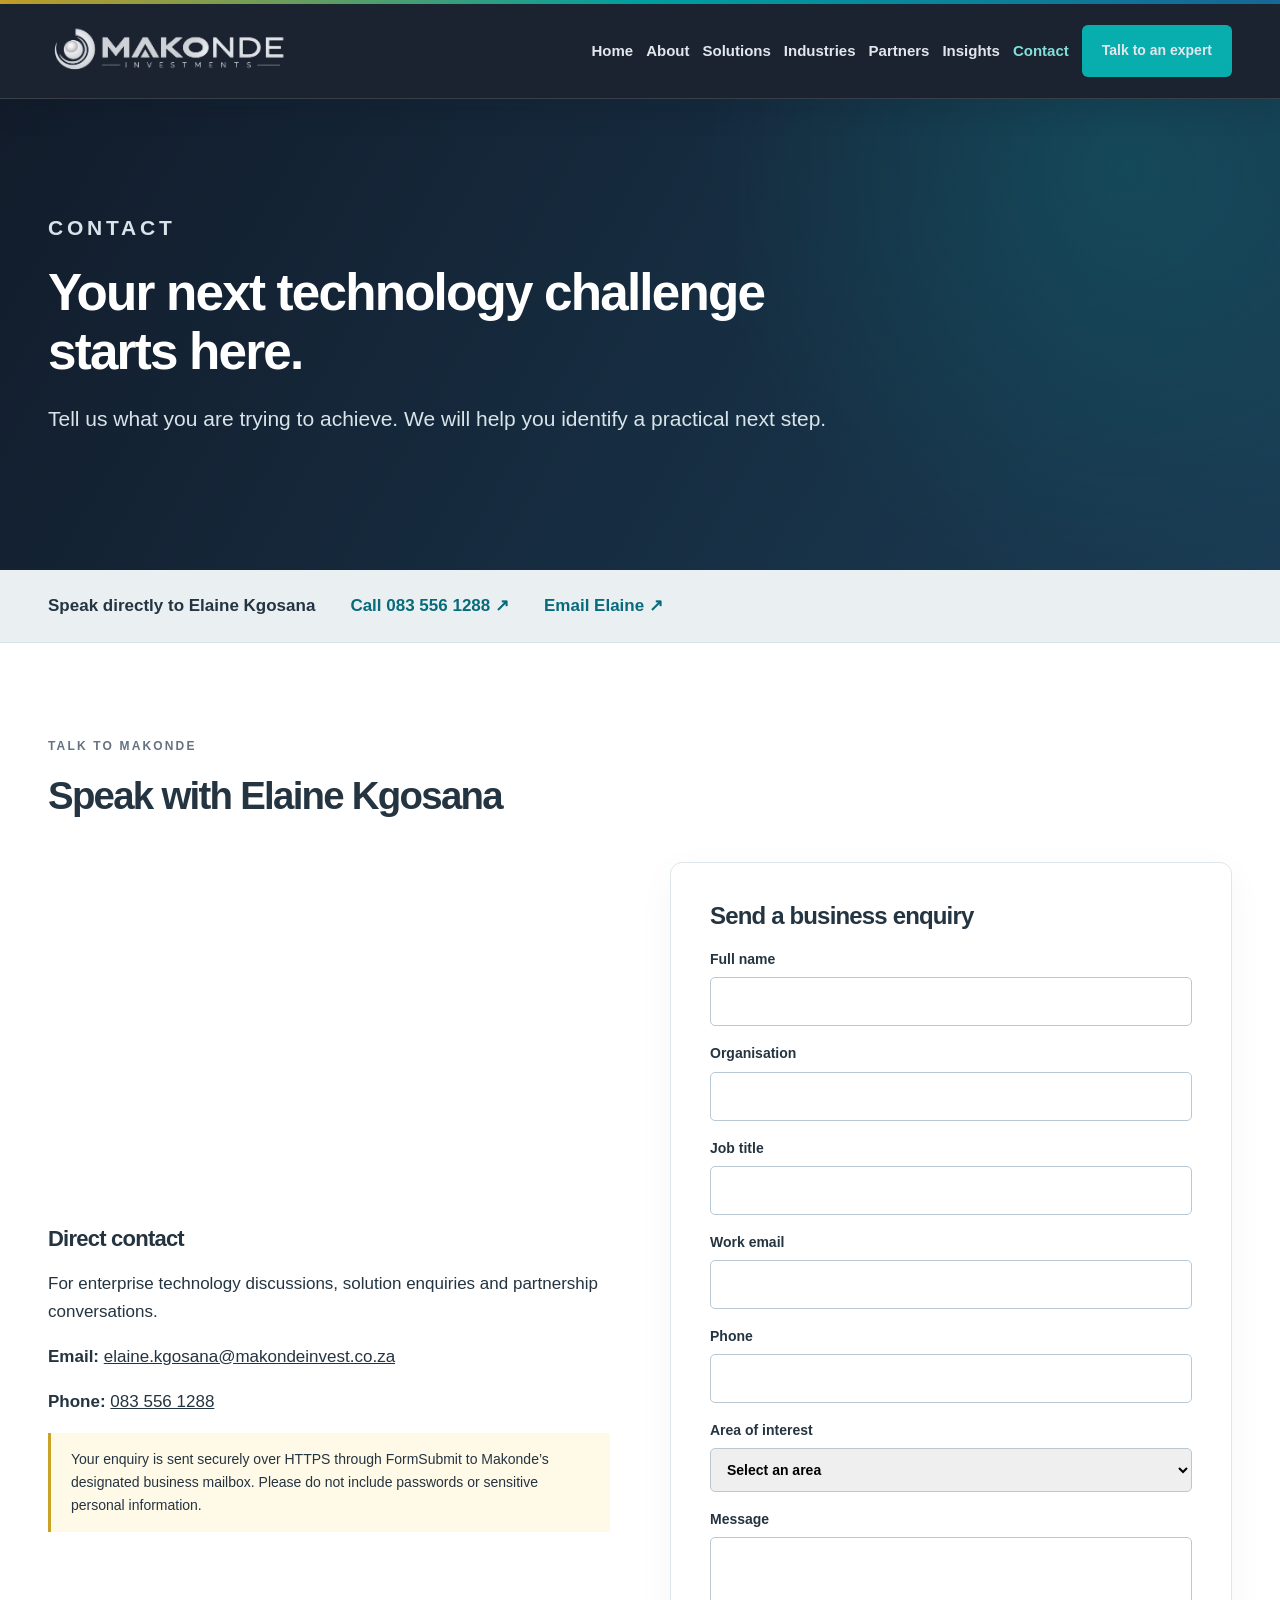
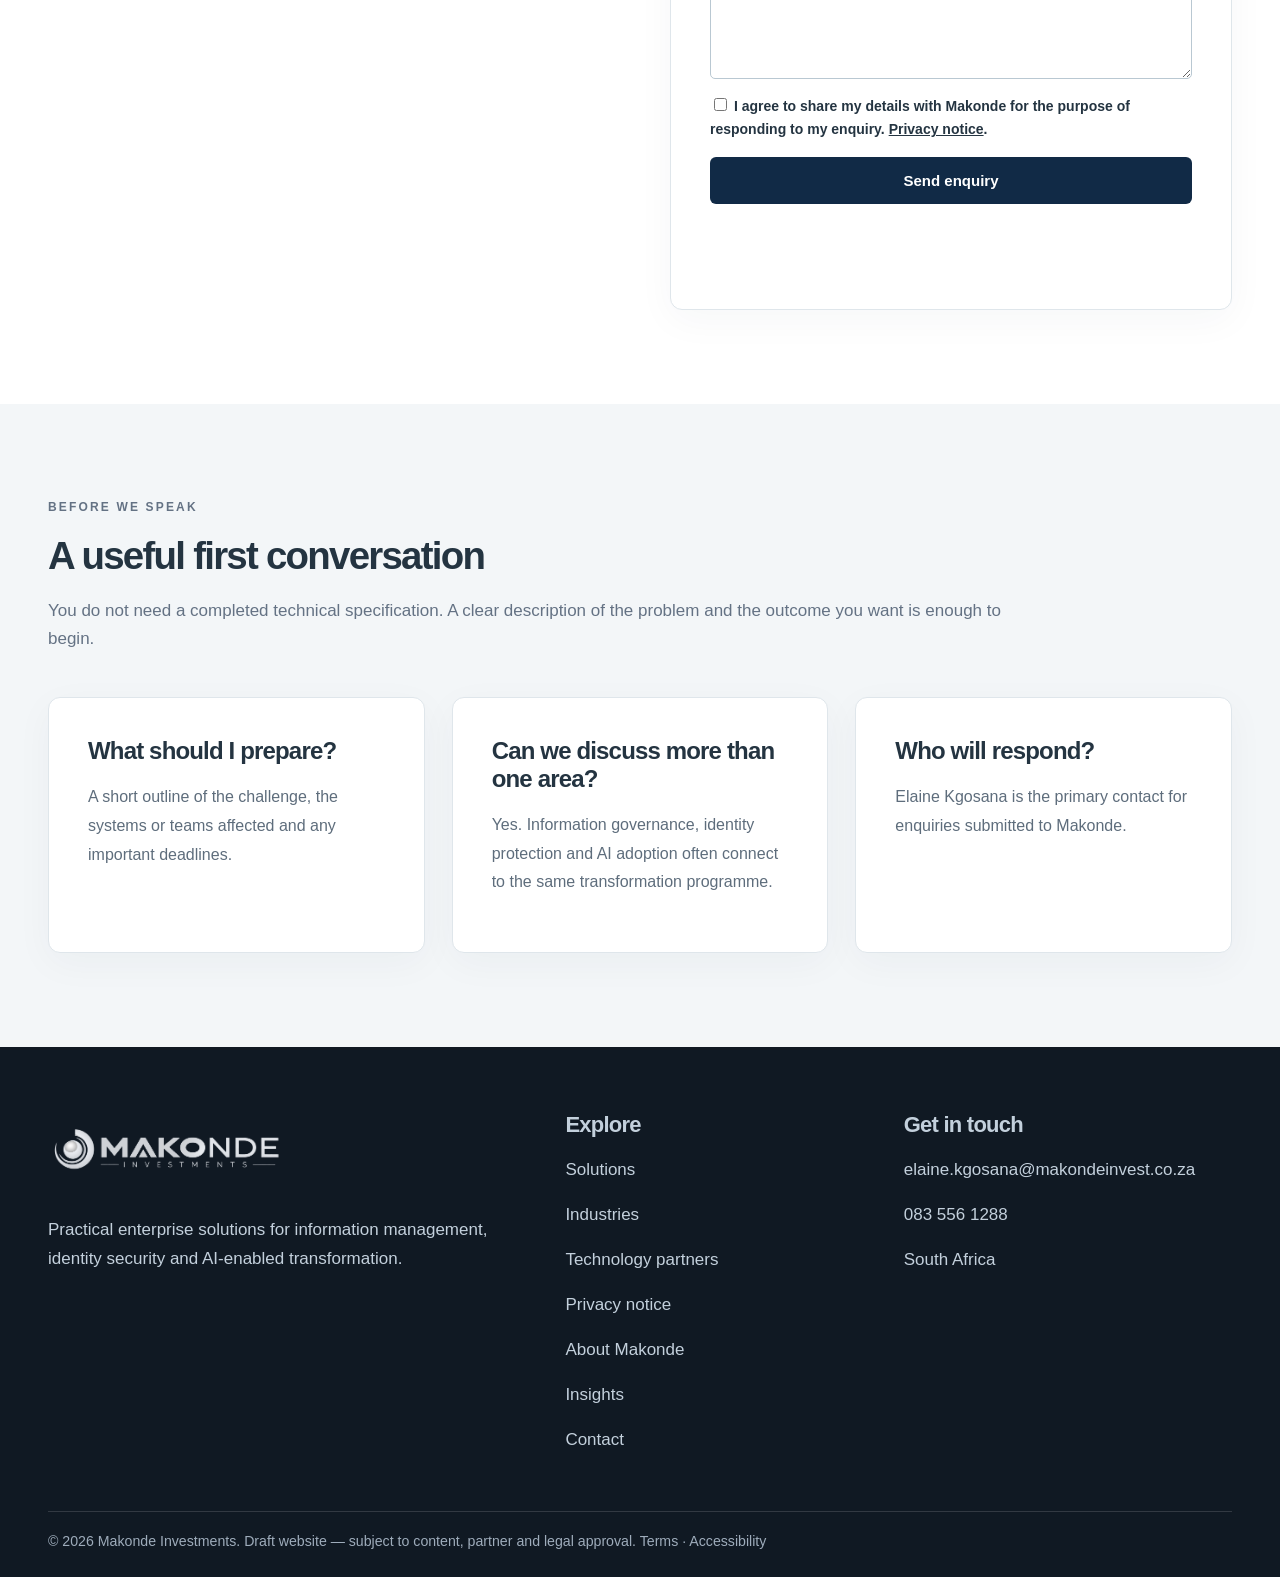
<file: contact.html>
<!DOCTYPE html>

<html lang="en-ZA"><head><meta charset="utf-8"/><meta content="width=device-width,initial-scale=1" name="viewport"/><meta content="Contact Elaine Kgosana at Makonde to discuss data archiving, legacy retirement, identity security, hybrid MFA or practical AI transformation." name="description"/><meta content="#112A46" name="theme-color"/><meta content="index,follow,max-image-preview:large,max-snippet:-1,max-video-preview:-1" name="robots"/><title>Contact Makonde | Discuss Your Enterprise Technology Needs</title><link href="assets/style.css" rel="stylesheet"/><script defer="" src="assets/main.js"></script><link href="assets/favicon.svg" rel="icon" type="image/svg+xml"/><link href="https://www.makondeinvest.co.za/contact.html" rel="canonical"/><meta content="website" property="og:type"/><meta content="Makonde Investments" property="og:site_name"/><meta content="en_ZA" property="og:locale"/><meta content="Contact Makonde | Discuss Your Enterprise Technology Needs" property="og:title"/><meta content="Contact Elaine Kgosana at Makonde to discuss data archiving, legacy retirement, identity security, hybrid MFA or practical AI transformation." property="og:description"/><meta content="https://www.makondeinvest.co.za/contact.html" property="og:url"/><meta content="https://www.makondeinvest.co.za/assets/makonde-social-card.png" property="og:image"/><meta content="1200" property="og:image:width"/><meta content="630" property="og:image:height"/><meta content="Makonde Investments — information, identity and intelligent decisions" property="og:image:alt"/><meta content="summary_large_image" name="twitter:card"/><meta content="Contact Makonde | Discuss Your Enterprise Technology Needs" name="twitter:title"/><meta content="Contact Elaine Kgosana at Makonde to discuss data archiving, legacy retirement, identity security, hybrid MFA or practical AI transformation." name="twitter:description"/><meta content="https://www.makondeinvest.co.za/assets/makonde-social-card.png" name="twitter:image"/><script type="application/ld+json">{"@context":"https://schema.org","@graph":[{"@type":"Organization","@id":"https://www.makondeinvest.co.za/#organization","name":"Makonde Investments","alternateName":"Makonde","url":"https://www.makondeinvest.co.za/","logo":{"@type":"ImageObject","url":"https://www.makondeinvest.co.za/assets/makonde-logo-light.png"},"email":"elaine.kgosana@makondeinvest.co.za","telephone":"+27-83-556-1288","areaServed":{"@type":"Country","name":"South Africa"},"description":"South African enterprise technology business focused on information management, identity security and AI-enabled transformation."},{"@type":"WebSite","@id":"https://www.makondeinvest.co.za/#website","url":"https://www.makondeinvest.co.za/","name":"Makonde Investments","publisher":{"@id":"https://www.makondeinvest.co.za/#organization"},"inLanguage":"en-ZA"},{"@type":"WebPage","@id":"https://www.makondeinvest.co.za/contact.html#webpage","url":"https://www.makondeinvest.co.za/contact.html","name":"Contact Makonde | Discuss Your Enterprise Technology Needs","description":"Contact Elaine Kgosana at Makonde to discuss data archiving, legacy retirement, identity security, hybrid MFA or practical AI transformation.","isPartOf":{"@id":"https://www.makondeinvest.co.za/#website"},"inLanguage":"en-ZA"},{"@type":"BreadcrumbList","@id":"https://www.makondeinvest.co.za/contact.html#breadcrumb","itemListElement":[{"@type":"ListItem","position":1,"name":"Home","item":"https://www.makondeinvest.co.za/"},{"@type":"ListItem","position":2,"name":"Contact","item":"https://www.makondeinvest.co.za/contact.html"}]}]}</script></head><body><div class="topline"></div><header class="header"><div class="wrap nav"><a aria-label="Makonde home" class="brand" href="index.html"><img alt="Makonde Investments logo" decoding="async" src="assets/makonde-logo-light.png"/></a><button aria-controls="site-nav" aria-expanded="false" class="menu-toggle">Menu ☰</button><nav aria-label="Main navigation" class="navlinks" id="site-nav"><a href="index.html">Home</a><a href="about.html">About</a><a href="solutions.html">Solutions</a><a href="industries.html">Industries</a><a href="partners.html">Partners</a><a href="insights.html">Insights</a><a aria-current="page" href="contact.html">Contact</a><a class="btn btn-primary" href="contact.html">Talk to an expert</a></nav></div></header><main><section class="pagehead"><div class="wrap"><p class="eyebrow">Contact</p><h1>Your next technology challenge starts here.</h1><p>Tell us what you are trying to achieve. We will help you identify a practical next step.</p></div></section><section class="contact-direct"><div class="wrap"><span>Speak directly to Elaine Kgosana</span><a href="tel:+27835561288">Call 083 556 1288 ↗</a><a href="mailto:elaine.kgosana@makondeinvest.co.za">Email Elaine ↗</a></div></section><section class="section"><div class="wrap"><div class="intro"><p class="eyebrow">Talk to Makonde</p><h2>Speak with Elaine Kgosana</h2></div><div class="split"><div><h3>Direct contact</h3><p>For enterprise technology discussions, solution enquiries and partnership conversations.</p><p><strong>Email:</strong> <a href="mailto:elaine.kgosana@makondeinvest.co.za">elaine.kgosana@makondeinvest.co.za</a></p><p><strong>Phone:</strong> <a href="tel:+27835561288">083 556 1288</a></p><p class="notice">Your enquiry is sent securely over HTTPS through FormSubmit to Makonde’s designated business mailbox. Please do not include passwords or sensitive personal information.</p></div><div class="card"><h3>Send a business enquiry</h3><form action="https://formsubmit.co/elaine.kgosana@makondeinvest.co.za" aria-label="Makonde business enquiry" class="form" data-formsubmit="ajax" id="contact-form" method="POST"><input aria-hidden="true" autocomplete="off" class="form-honeypot" name="_honey" tabindex="-1" type="text" value=""/><input name="_captcha" type="hidden" value="true"/><input name="_template" type="hidden" value="table"/><input name="_subject" type="hidden" value="New enquiry | Makonde website"/><label>Full name <input autocomplete="name" maxlength="180" name="name" required=""/></label><label>Organisation <input autocomplete="organization" maxlength="180" name="organisation" required=""/></label><label>Job title <input autocomplete="organization-title" name="title"/></label><label>Work email <input autocomplete="email" maxlength="180" name="email" required="" type="email"/></label><label>Phone <input autocomplete="tel" name="phone" type="tel"/></label><label>Area of interest <select name="interest" required=""><option value="">Select an area</option><option>JiVS</option><option>Silverfort</option><option>StrideShift</option><option>General</option></select></label><label>Message <textarea maxlength="2000" name="message" required="" rows="5"></textarea></label><label><span><input name="consent" required="" style="width:auto" type="checkbox" value="Yes - contact me about this enquiry"/> I agree to share my details with Makonde for the purpose of responding to my enquiry. <a href="privacy.html">Privacy notice</a>.</span></label><button class="btn btn-light" type="submit">Send enquiry</button><p aria-live="polite" class="form-feedback" id="form-status" role="status"></p></form></div></div></div></section><section class="section section-soft"><div class="wrap"><div class="intro"><p class="eyebrow">Before we speak</p><h2>A useful first conversation</h2><p>You do not need a completed technical specification. A clear description of the problem and the outcome you want is enough to begin.</p></div><div class="grid3"><article class="card"><h3>What should I prepare?</h3><p>A short outline of the challenge, the systems or teams affected and any important deadlines.</p></article><article class="card"><h3>Can we discuss more than one area?</h3><p>Yes. Information governance, identity protection and AI adoption often connect to the same transformation programme.</p></article><article class="card"><h3>Who will respond?</h3><p>Elaine Kgosana is the primary contact for enquiries submitted to Makonde.</p></article></div></div></section></main><footer class="footer"><div class="wrap"><div class="footergrid"><div><img alt="Makonde Investments" decoding="async" loading="lazy" src="assets/makonde-logo-light.png"/><p>Practical enterprise solutions for information management, identity security and AI-enabled transformation.</p></div><div><h3>Explore</h3><p><a href="solutions.html">Solutions</a></p><p><a href="industries.html">Industries</a></p><p><a href="partners.html">Technology partners</a></p><p><a href="privacy.html">Privacy notice</a></p><p><a href="about.html">About Makonde</a></p><p><a href="insights.html">Insights</a></p><p><a href="contact.html">Contact</a></p></div><div><h3>Get in touch</h3><p><a href="mailto:elaine.kgosana@makondeinvest.co.za">elaine.kgosana@makondeinvest.co.za</a></p><p><a href="tel:+27835561288">083 556 1288</a></p><p>South Africa</p></div></div><small>© 2026 Makonde Investments. Draft website — subject to content, partner and legal approval. <a href="terms.html">Terms</a> · <a href="accessibility.html">Accessibility</a></small></div></footer></body></html>
</file>
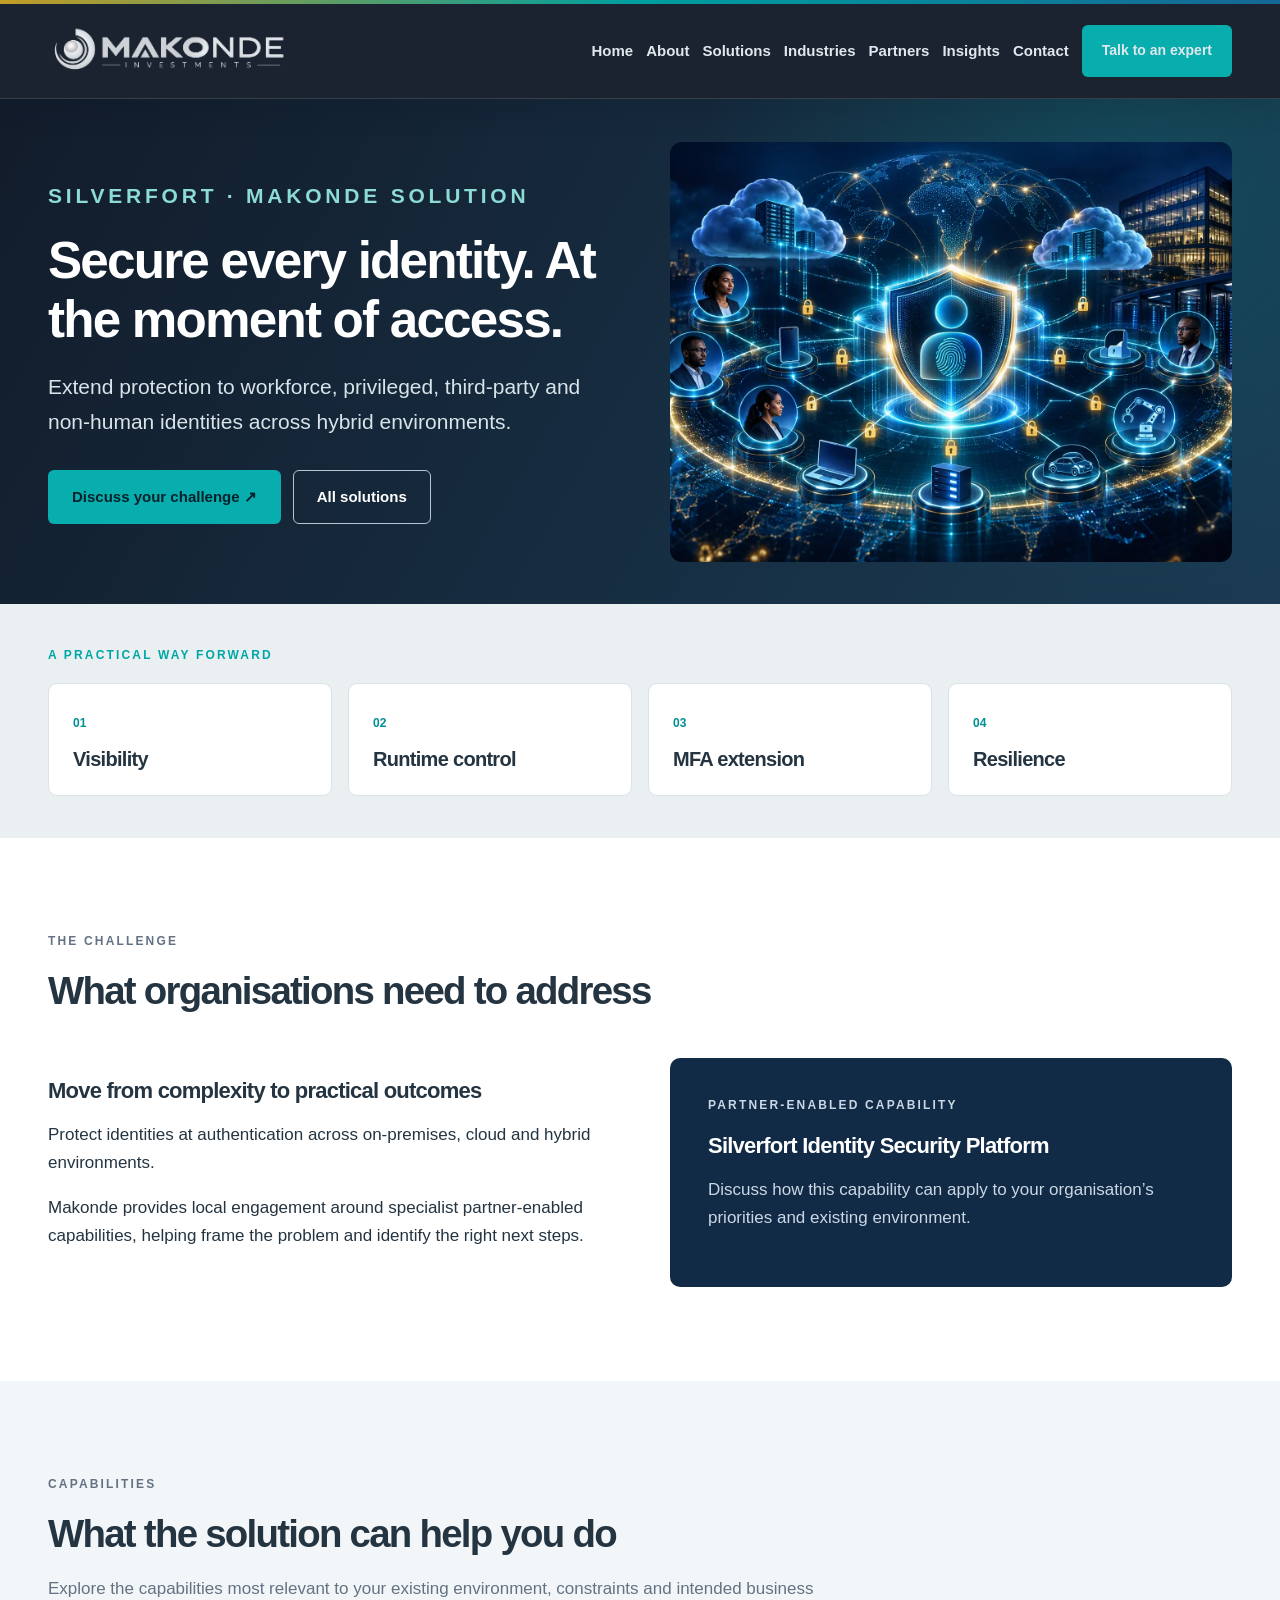
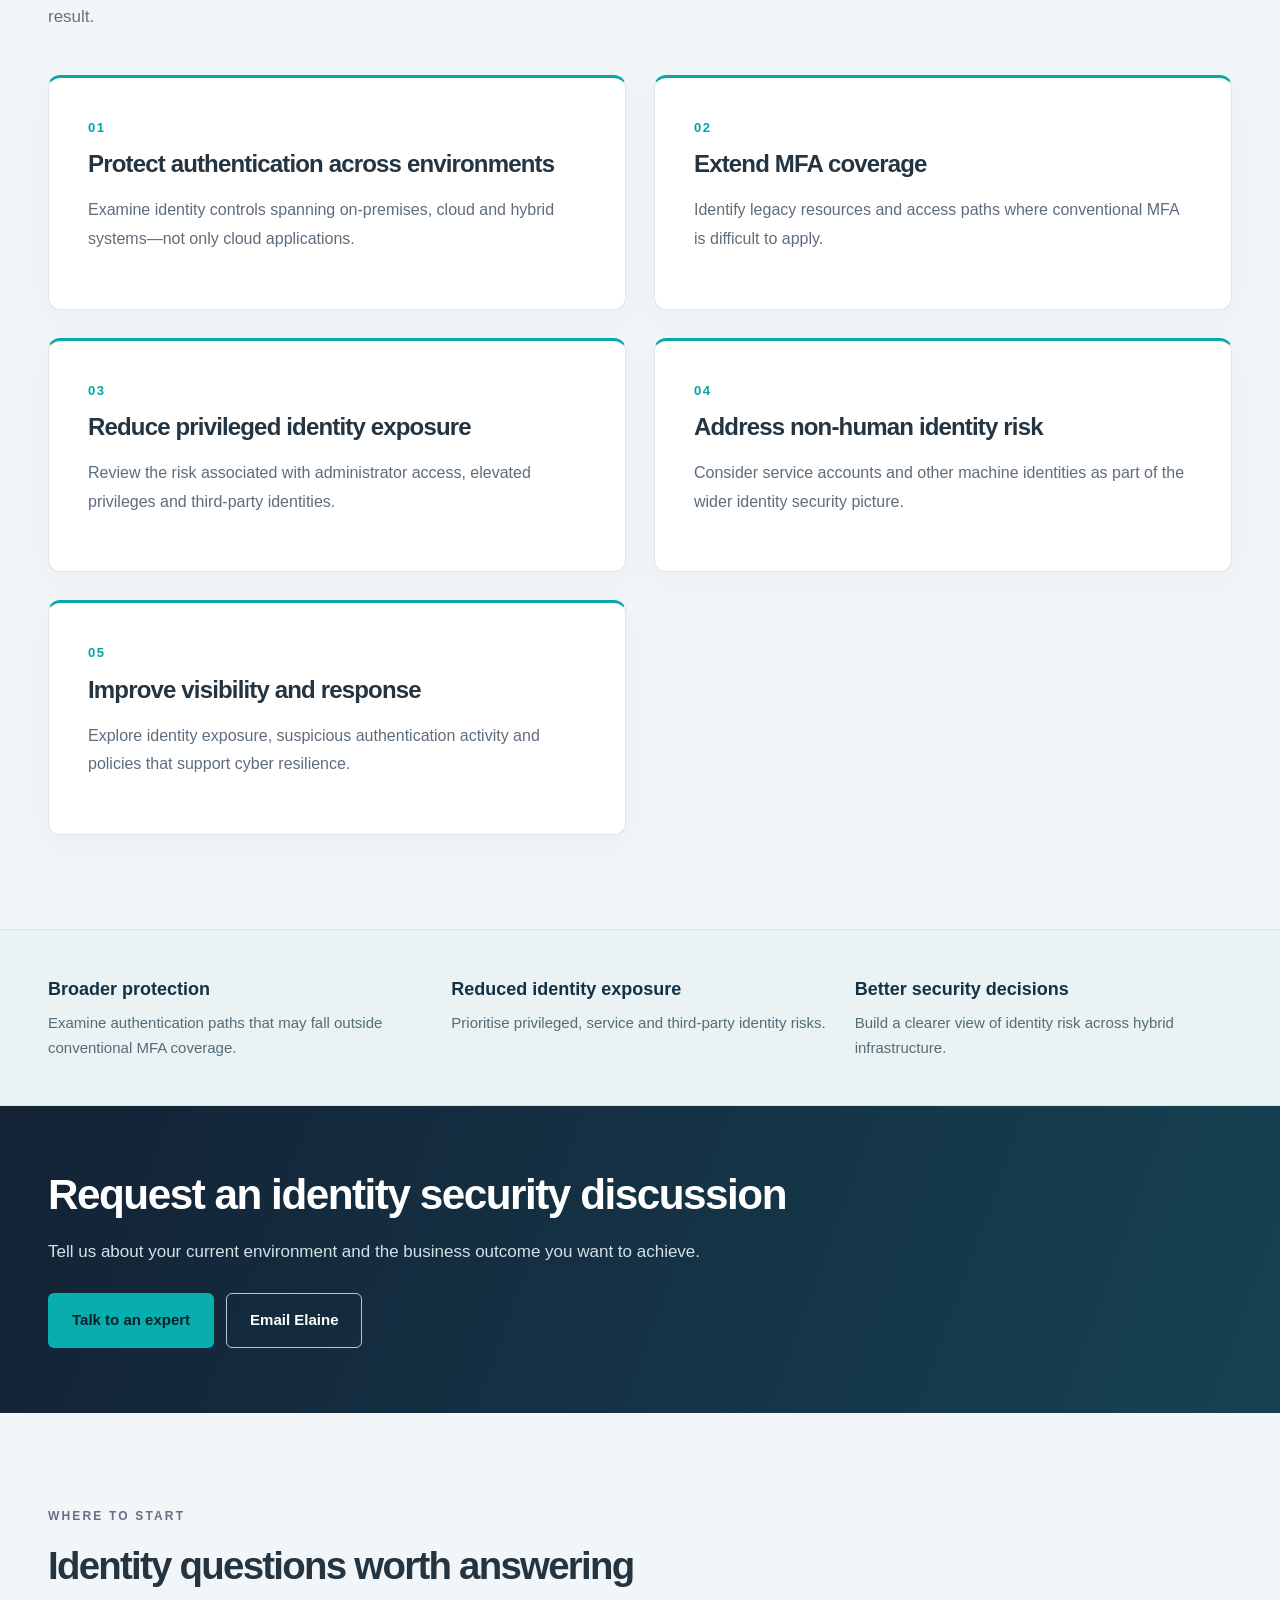
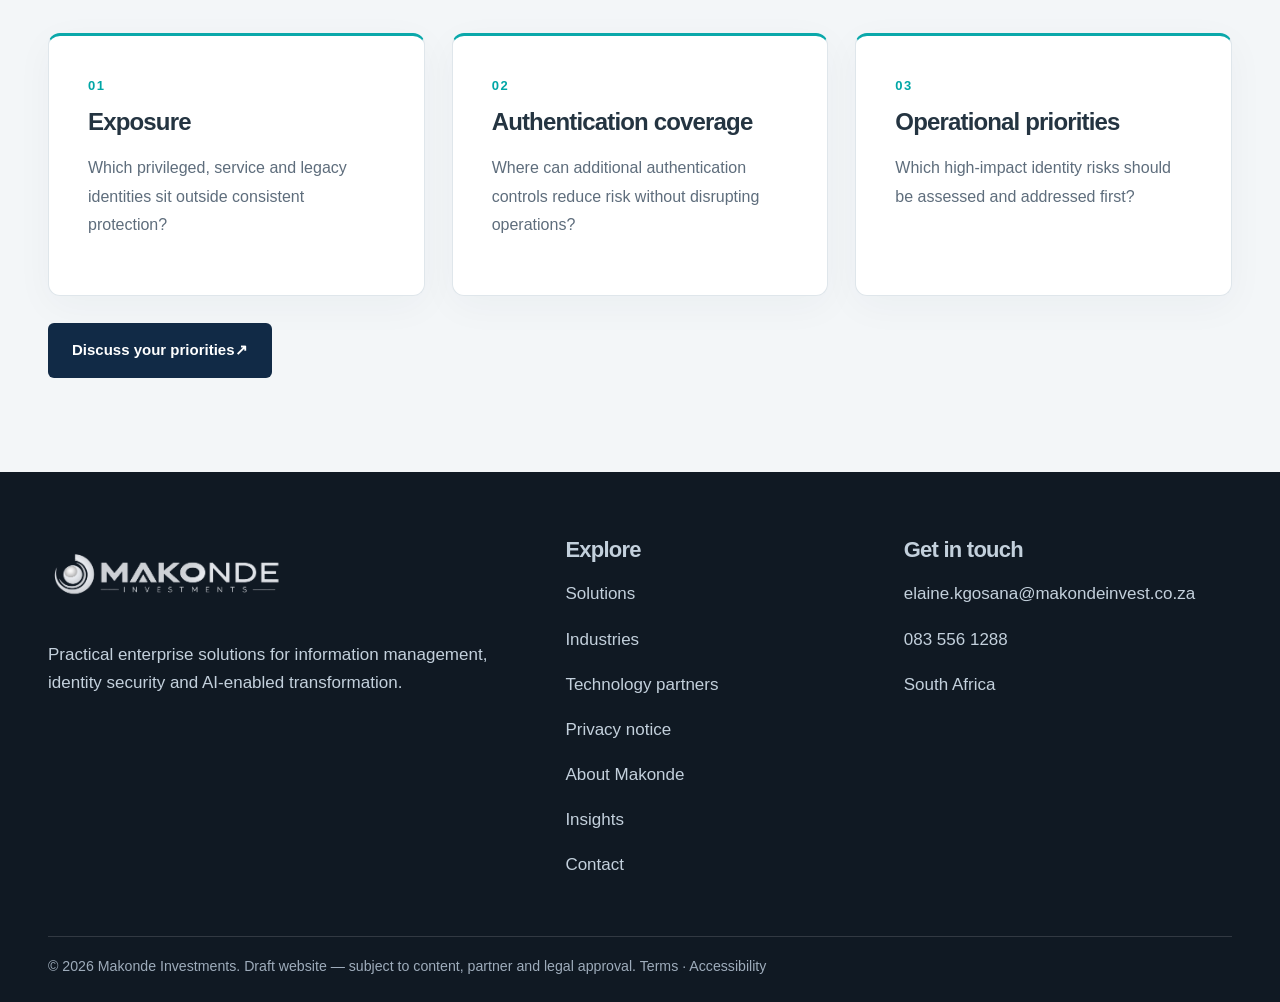
<file: identity-security.html>
<!DOCTYPE html>

<html lang="en-ZA"><head><meta charset="utf-8"/><meta content="width=device-width,initial-scale=1" name="viewport"/><meta content="Protect privileged, service and human identities across hybrid environments. Explore Silverfort-enabled identity security and MFA with Makonde South Africa." name="description"/><meta content="#112A46" name="theme-color"/><meta content="index,follow,max-image-preview:large,max-snippet:-1,max-video-preview:-1" name="robots"/><title>Identity Security &amp; Hybrid MFA Solutions | Makonde</title><link href="assets/style.css" rel="stylesheet"/><script defer="" src="assets/main.js"></script><link href="assets/favicon.svg" rel="icon" type="image/svg+xml"/><link href="https://www.makondeinvest.co.za/identity-security.html" rel="canonical"/><meta content="website" property="og:type"/><meta content="Makonde Investments" property="og:site_name"/><meta content="en_ZA" property="og:locale"/><meta content="Identity Security &amp; Hybrid MFA Solutions | Makonde" property="og:title"/><meta content="Protect privileged, service and human identities across hybrid environments. Explore Silverfort-enabled identity security and MFA with Makonde South Africa." property="og:description"/><meta content="https://www.makondeinvest.co.za/identity-security.html" property="og:url"/><meta content="https://www.makondeinvest.co.za/assets/makonde-social-card.png" property="og:image"/><meta content="1200" property="og:image:width"/><meta content="630" property="og:image:height"/><meta content="Makonde Investments — information, identity and intelligent decisions" property="og:image:alt"/><meta content="summary_large_image" name="twitter:card"/><meta content="Identity Security &amp; Hybrid MFA Solutions | Makonde" name="twitter:title"/><meta content="Protect privileged, service and human identities across hybrid environments. Explore Silverfort-enabled identity security and MFA with Makonde South Africa." name="twitter:description"/><meta content="https://www.makondeinvest.co.za/assets/makonde-social-card.png" name="twitter:image"/><script type="application/ld+json">{"@context":"https://schema.org","@graph":[{"@type":"Organization","@id":"https://www.makondeinvest.co.za/#organization","name":"Makonde Investments","alternateName":"Makonde","url":"https://www.makondeinvest.co.za/","logo":{"@type":"ImageObject","url":"https://www.makondeinvest.co.za/assets/makonde-logo-light.png"},"email":"elaine.kgosana@makondeinvest.co.za","telephone":"+27-83-556-1288","areaServed":{"@type":"Country","name":"South Africa"},"description":"South African enterprise technology business focused on information management, identity security and AI-enabled transformation."},{"@type":"WebSite","@id":"https://www.makondeinvest.co.za/#website","url":"https://www.makondeinvest.co.za/","name":"Makonde Investments","publisher":{"@id":"https://www.makondeinvest.co.za/#organization"},"inLanguage":"en-ZA"},{"@type":"WebPage","@id":"https://www.makondeinvest.co.za/identity-security.html#webpage","url":"https://www.makondeinvest.co.za/identity-security.html","name":"Identity Security & Hybrid MFA Solutions | Makonde","description":"Protect privileged, service and human identities across hybrid environments. Explore Silverfort-enabled identity security and MFA with Makonde South Africa.","isPartOf":{"@id":"https://www.makondeinvest.co.za/#website"},"inLanguage":"en-ZA"},{"@type":"BreadcrumbList","@id":"https://www.makondeinvest.co.za/identity-security.html#breadcrumb","itemListElement":[{"@type":"ListItem","position":1,"name":"Home","item":"https://www.makondeinvest.co.za/"},{"@type":"ListItem","position":2,"name":"Identity Security","item":"https://www.makondeinvest.co.za/identity-security.html"}]},{"@type":"Service","@id":"https://www.makondeinvest.co.za/identity-security.html#service","name":"Identity security and cyber resilience","description":"Hybrid identity protection and multi-factor authentication capabilities enabled by Silverfort.","provider":{"@id":"https://www.makondeinvest.co.za/#organization"},"areaServed":{"@type":"Country","name":"South Africa"},"url":"https://www.makondeinvest.co.za/identity-security.html"}]}</script></head><body><div class="topline"></div><header class="header"><div class="wrap nav"><a aria-label="Makonde home" class="brand" href="index.html"><img alt="Makonde Investments logo" decoding="async" src="assets/makonde-logo-light.png"/></a><button aria-controls="site-nav" aria-expanded="false" class="menu-toggle">Menu ☰</button><nav aria-label="Main navigation" class="navlinks" id="site-nav"><a href="index.html">Home</a><a href="about.html">About</a><a href="solutions.html">Solutions</a><a href="industries.html">Industries</a><a href="partners.html">Partners</a><a href="insights.html">Insights</a><a href="contact.html">Contact</a><a class="btn btn-primary" href="contact.html">Talk to an expert</a></nav></div></header><main><section class="pagehead pagehead-visual"><div class="wrap pagehead-grid"><div class="pagehead-copy"><p class="eyebrow">Silverfort · Makonde solution</p><h1>Secure every identity. At the moment of access.</h1><p>Extend protection to workforce, privileged, third-party and non-human identities across hybrid environments.</p><div class="actions"><a class="btn btn-primary" href="contact.html">Discuss your challenge ↗</a><a class="btn btn-outline" href="solutions.html">All solutions</a></div></div><div class="pagehead-photo"><img alt="Illustrative Silverfort solution concept" height="1024" src="assets/identity-security.webp" width="1536"/></div></div></section><section class="journey-band"><div class="wrap"><p class="eyebrow">A practical way forward</p><div class="journey-grid"><article class="journey-step"><span>01</span><h3>Visibility</h3></article><article class="journey-step"><span>02</span><h3>Runtime control</h3></article><article class="journey-step"><span>03</span><h3>MFA extension</h3></article><article class="journey-step"><span>04</span><h3>Resilience</h3></article></div></div></section><section class="section"><div class="wrap"><div class="intro"><p class="eyebrow">The challenge</p><h2>What organisations need to address</h2></div><div class="split"><div><h3>Move from complexity to practical outcomes</h3><p>Protect identities at authentication across on-premises, cloud and hybrid environments.</p><p>Makonde provides local engagement around specialist partner-enabled capabilities, helping frame the problem and identify the right next steps.</p></div><div class="panel"><p class="eyebrow">Partner-enabled capability</p><h3>Silverfort Identity Security Platform</h3><p>Discuss how this capability can apply to your organisation’s priorities and existing environment.</p></div></div></div></section><section class="section section-soft"><div class="wrap"><div class="intro"><p class="eyebrow">Capabilities</p><h2>What the solution can help you do</h2><p class="section-kicker">Explore the capabilities most relevant to your existing environment, constraints and intended business result.</p></div><div class="grid2"><article class="card card-accent"><span class="number">01</span><h3>Protect authentication across environments</h3><p>Examine identity controls spanning on-premises, cloud and hybrid systems—not only cloud applications.</p></article><article class="card card-accent"><span class="number">02</span><h3>Extend MFA coverage</h3><p>Identify legacy resources and access paths where conventional MFA is difficult to apply.</p></article><article class="card card-accent"><span class="number">03</span><h3>Reduce privileged identity exposure</h3><p>Review the risk associated with administrator access, elevated privileges and third-party identities.</p></article><article class="card card-accent"><span class="number">04</span><h3>Address non-human identity risk</h3><p>Consider service accounts and other machine identities as part of the wider identity security picture.</p></article><article class="card card-accent"><span class="number">05</span><h3>Improve visibility and response</h3><p>Explore identity exposure, suspicious authentication activity and policies that support cyber resilience.</p></article></div></div></section><section class="outcome-band"><div class="wrap"><div><strong>Broader protection</strong><span>Examine authentication paths that may fall outside conventional MFA coverage.</span></div><div><strong>Reduced identity exposure</strong><span>Prioritise privileged, service and third-party identity risks.</span></div><div><strong>Better security decisions</strong><span>Build a clearer view of identity risk across hybrid infrastructure.</span></div></div></section><section class="banner"><div class="wrap"><h2>Request an identity security discussion</h2><p>Tell us about your current environment and the business outcome you want to achieve.</p><div class="actions"><a class="btn btn-primary" href="contact.html">Talk to an expert</a><a class="btn btn-outline" href="mailto:elaine.kgosana@makondeinvest.co.za">Email Elaine</a></div></div></section><section class="section section-soft"><div class="wrap"><div class="intro"><p class="eyebrow">Where to start</p><h2>Identity questions worth answering</h2></div><div class="grid3"><article class="card card-accent"><span class="number">01</span><h3>Exposure</h3><p>Which privileged, service and legacy identities sit outside consistent protection?</p></article><article class="card card-accent"><span class="number">02</span><h3>Authentication coverage</h3><p>Where can additional authentication controls reduce risk without disrupting operations?</p></article><article class="card card-accent"><span class="number">03</span><h3>Operational priorities</h3><p>Which high-impact identity risks should be assessed and addressed first?</p></article></div><div class="actions"><a class="btn btn-light" href="contact.html">Discuss your priorities <span aria-hidden="true">↗</span></a></div></div></section></main><footer class="footer"><div class="wrap"><div class="footergrid"><div><img alt="Makonde Investments" decoding="async" loading="lazy" src="assets/makonde-logo-light.png"/><p>Practical enterprise solutions for information management, identity security and AI-enabled transformation.</p></div><div><h3>Explore</h3><p><a href="solutions.html">Solutions</a></p><p><a href="industries.html">Industries</a></p><p><a href="partners.html">Technology partners</a></p><p><a href="privacy.html">Privacy notice</a></p><p><a href="about.html">About Makonde</a></p><p><a href="insights.html">Insights</a></p><p><a href="contact.html">Contact</a></p></div><div><h3>Get in touch</h3><p><a href="mailto:elaine.kgosana@makondeinvest.co.za">elaine.kgosana@makondeinvest.co.za</a></p><p><a href="tel:+27835561288">083 556 1288</a></p><p>South Africa</p></div></div><small>© 2026 Makonde Investments. Draft website — subject to content, partner and legal approval. <a href="terms.html">Terms</a> · <a href="accessibility.html">Accessibility</a></small></div></footer></body></html>
</file>
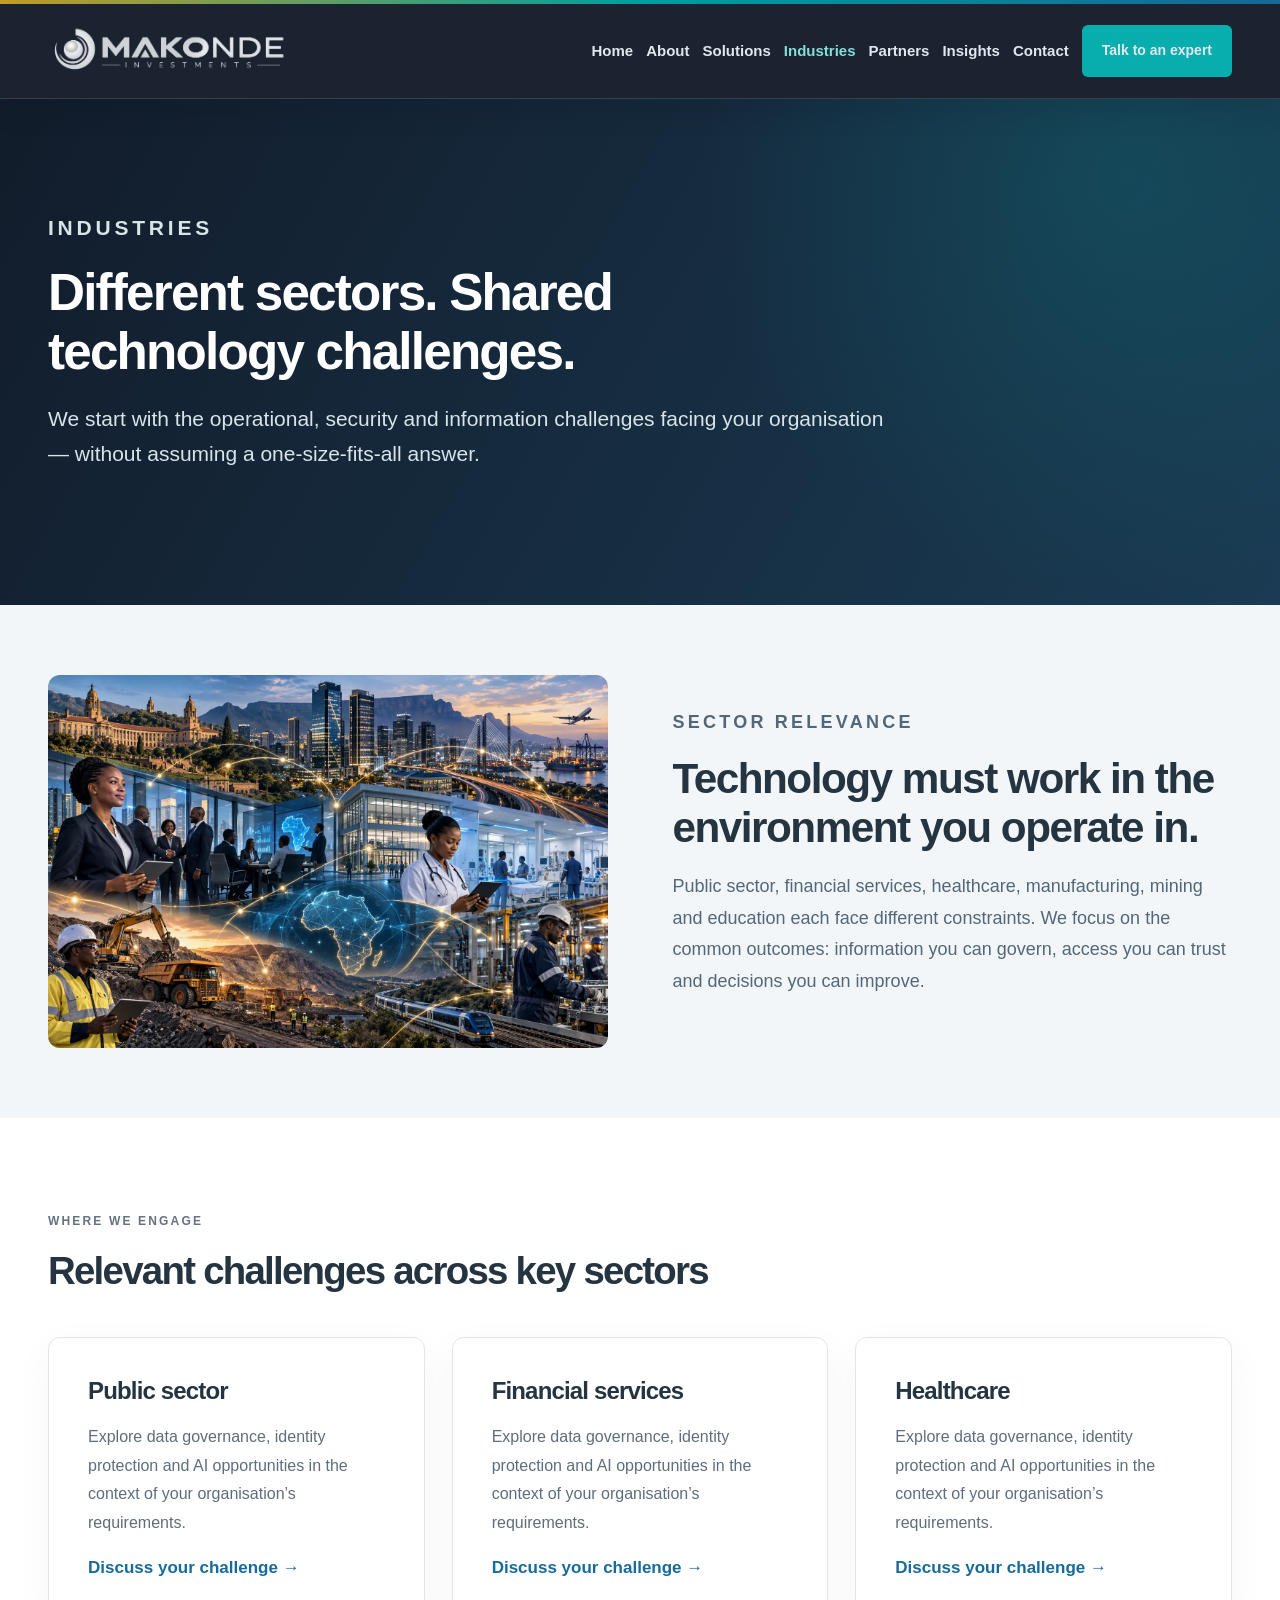
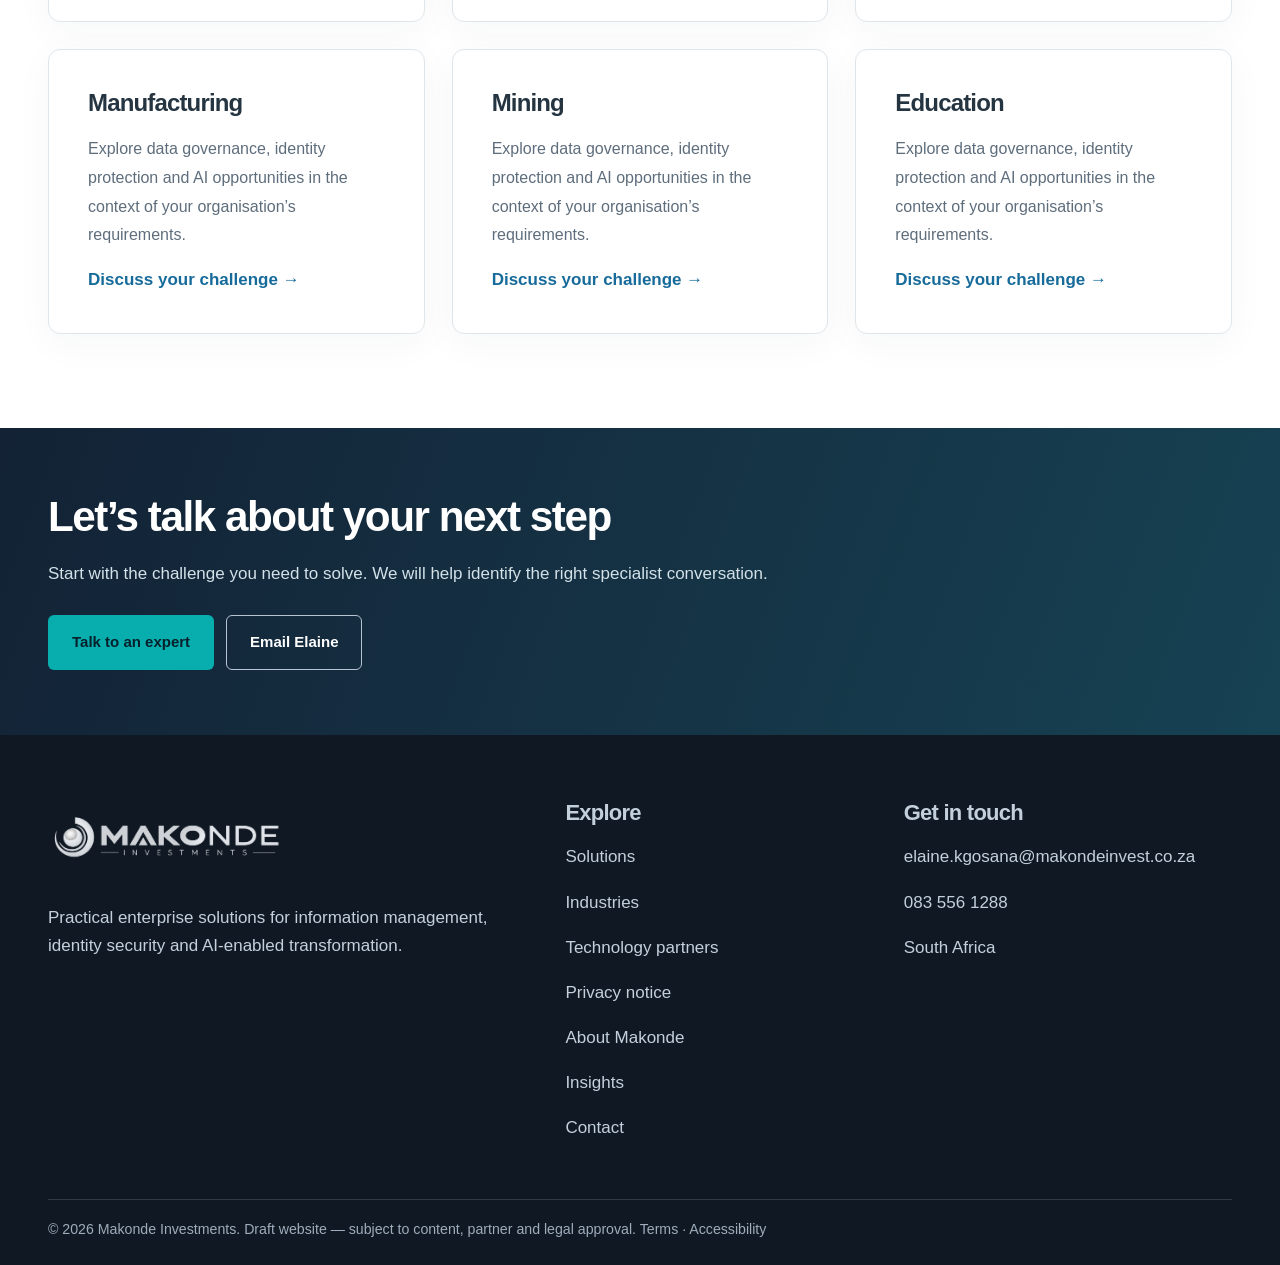
<file: industries.html>
<!DOCTYPE html>

<html lang="en-ZA"><head><meta charset="utf-8"/><meta content="width=device-width,initial-scale=1" name="viewport"/><meta content="Explore information governance, identity security and practical AI use cases for public sector, finance, healthcare, mining, manufacturing and education." name="description"/><meta content="#112A46" name="theme-color"/><meta content="index,follow,max-image-preview:large,max-snippet:-1,max-video-preview:-1" name="robots"/><title>Enterprise Technology for South African Industries | Makonde</title><link href="assets/style.css" rel="stylesheet"/><script defer="" src="assets/main.js"></script><link href="assets/favicon.svg" rel="icon" type="image/svg+xml"/><link href="https://www.makondeinvest.co.za/industries.html" rel="canonical"/><meta content="website" property="og:type"/><meta content="Makonde Investments" property="og:site_name"/><meta content="en_ZA" property="og:locale"/><meta content="Enterprise Technology for South African Industries | Makonde" property="og:title"/><meta content="Explore information governance, identity security and practical AI use cases for public sector, finance, healthcare, mining, manufacturing and education." property="og:description"/><meta content="https://www.makondeinvest.co.za/industries.html" property="og:url"/><meta content="https://www.makondeinvest.co.za/assets/makonde-social-card.png" property="og:image"/><meta content="1200" property="og:image:width"/><meta content="630" property="og:image:height"/><meta content="Makonde Investments — information, identity and intelligent decisions" property="og:image:alt"/><meta content="summary_large_image" name="twitter:card"/><meta content="Enterprise Technology for South African Industries | Makonde" name="twitter:title"/><meta content="Explore information governance, identity security and practical AI use cases for public sector, finance, healthcare, mining, manufacturing and education." name="twitter:description"/><meta content="https://www.makondeinvest.co.za/assets/makonde-social-card.png" name="twitter:image"/><script type="application/ld+json">{"@context":"https://schema.org","@graph":[{"@type":"Organization","@id":"https://www.makondeinvest.co.za/#organization","name":"Makonde Investments","alternateName":"Makonde","url":"https://www.makondeinvest.co.za/","logo":{"@type":"ImageObject","url":"https://www.makondeinvest.co.za/assets/makonde-logo-light.png"},"email":"elaine.kgosana@makondeinvest.co.za","telephone":"+27-83-556-1288","areaServed":{"@type":"Country","name":"South Africa"},"description":"South African enterprise technology business focused on information management, identity security and AI-enabled transformation."},{"@type":"WebSite","@id":"https://www.makondeinvest.co.za/#website","url":"https://www.makondeinvest.co.za/","name":"Makonde Investments","publisher":{"@id":"https://www.makondeinvest.co.za/#organization"},"inLanguage":"en-ZA"},{"@type":"WebPage","@id":"https://www.makondeinvest.co.za/industries.html#webpage","url":"https://www.makondeinvest.co.za/industries.html","name":"Enterprise Technology for South African Industries | Makonde","description":"Explore information governance, identity security and practical AI use cases for public sector, finance, healthcare, mining, manufacturing and education.","isPartOf":{"@id":"https://www.makondeinvest.co.za/#website"},"inLanguage":"en-ZA"},{"@type":"BreadcrumbList","@id":"https://www.makondeinvest.co.za/industries.html#breadcrumb","itemListElement":[{"@type":"ListItem","position":1,"name":"Home","item":"https://www.makondeinvest.co.za/"},{"@type":"ListItem","position":2,"name":"Industries","item":"https://www.makondeinvest.co.za/industries.html"}]}]}</script></head><body><div class="topline"></div><header class="header"><div class="wrap nav"><a aria-label="Makonde home" class="brand" href="index.html"><img alt="Makonde Investments logo" decoding="async" src="assets/makonde-logo-light.png"/></a><button aria-controls="site-nav" aria-expanded="false" class="menu-toggle">Menu ☰</button><nav aria-label="Main navigation" class="navlinks" id="site-nav"><a href="index.html">Home</a><a href="about.html">About</a><a href="solutions.html">Solutions</a><a aria-current="page" href="industries.html">Industries</a><a href="partners.html">Partners</a><a href="insights.html">Insights</a><a href="contact.html">Contact</a><a class="btn btn-primary" href="contact.html">Talk to an expert</a></nav></div></header><main><section class="pagehead"><div class="wrap"><p class="eyebrow">Industries</p><h1>Different sectors. Shared technology challenges.</h1><p>We start with the operational, security and information challenges facing your organisation — without assuming a one-size-fits-all answer.</p></div></section><section class="industry-visual"><div class="wrap industry-visual-grid"><img alt="Illustrative South African industry and public service environments" loading="lazy" src="assets/south-african-industries.webp"/><div><p class="eyebrow">Sector relevance</p><h2>Technology must work in the environment you operate in.</h2><p>Public sector, financial services, healthcare, manufacturing, mining and education each face different constraints. We focus on the common outcomes: information you can govern, access you can trust and decisions you can improve.</p></div></div></section><section class="section"><div class="wrap"><div class="intro"><p class="eyebrow">Where we engage</p><h2>Relevant challenges across key sectors</h2></div><div class="grid3"><article class="card"><h3>Public sector</h3><p>Explore data governance, identity protection and AI opportunities in the context of your organisation’s requirements.</p><a class="more" href="contact.html">Discuss your challenge →</a></article><article class="card"><h3>Financial services</h3><p>Explore data governance, identity protection and AI opportunities in the context of your organisation’s requirements.</p><a class="more" href="contact.html">Discuss your challenge →</a></article><article class="card"><h3>Healthcare</h3><p>Explore data governance, identity protection and AI opportunities in the context of your organisation’s requirements.</p><a class="more" href="contact.html">Discuss your challenge →</a></article><article class="card"><h3>Manufacturing</h3><p>Explore data governance, identity protection and AI opportunities in the context of your organisation’s requirements.</p><a class="more" href="contact.html">Discuss your challenge →</a></article><article class="card"><h3>Mining</h3><p>Explore data governance, identity protection and AI opportunities in the context of your organisation’s requirements.</p><a class="more" href="contact.html">Discuss your challenge →</a></article><article class="card"><h3>Education</h3><p>Explore data governance, identity protection and AI opportunities in the context of your organisation’s requirements.</p><a class="more" href="contact.html">Discuss your challenge →</a></article></div></div></section><section class="banner"><div class="wrap"><h2>Let’s talk about your next step</h2><p>Start with the challenge you need to solve. We will help identify the right specialist conversation.</p><div class="actions"><a class="btn btn-primary" href="contact.html">Talk to an expert</a><a class="btn btn-outline" href="mailto:elaine.kgosana@makondeinvest.co.za">Email Elaine</a></div></div></section></main><footer class="footer"><div class="wrap"><div class="footergrid"><div><img alt="Makonde Investments" decoding="async" loading="lazy" src="assets/makonde-logo-light.png"/><p>Practical enterprise solutions for information management, identity security and AI-enabled transformation.</p></div><div><h3>Explore</h3><p><a href="solutions.html">Solutions</a></p><p><a href="industries.html">Industries</a></p><p><a href="partners.html">Technology partners</a></p><p><a href="privacy.html">Privacy notice</a></p><p><a href="about.html">About Makonde</a></p><p><a href="insights.html">Insights</a></p><p><a href="contact.html">Contact</a></p></div><div><h3>Get in touch</h3><p><a href="mailto:elaine.kgosana@makondeinvest.co.za">elaine.kgosana@makondeinvest.co.za</a></p><p><a href="tel:+27835561288">083 556 1288</a></p><p>South Africa</p></div></div><small>© 2026 Makonde Investments. Draft website — subject to content, partner and legal approval. <a href="terms.html">Terms</a> · <a href="accessibility.html">Accessibility</a></small></div></footer></body></html>
</file>
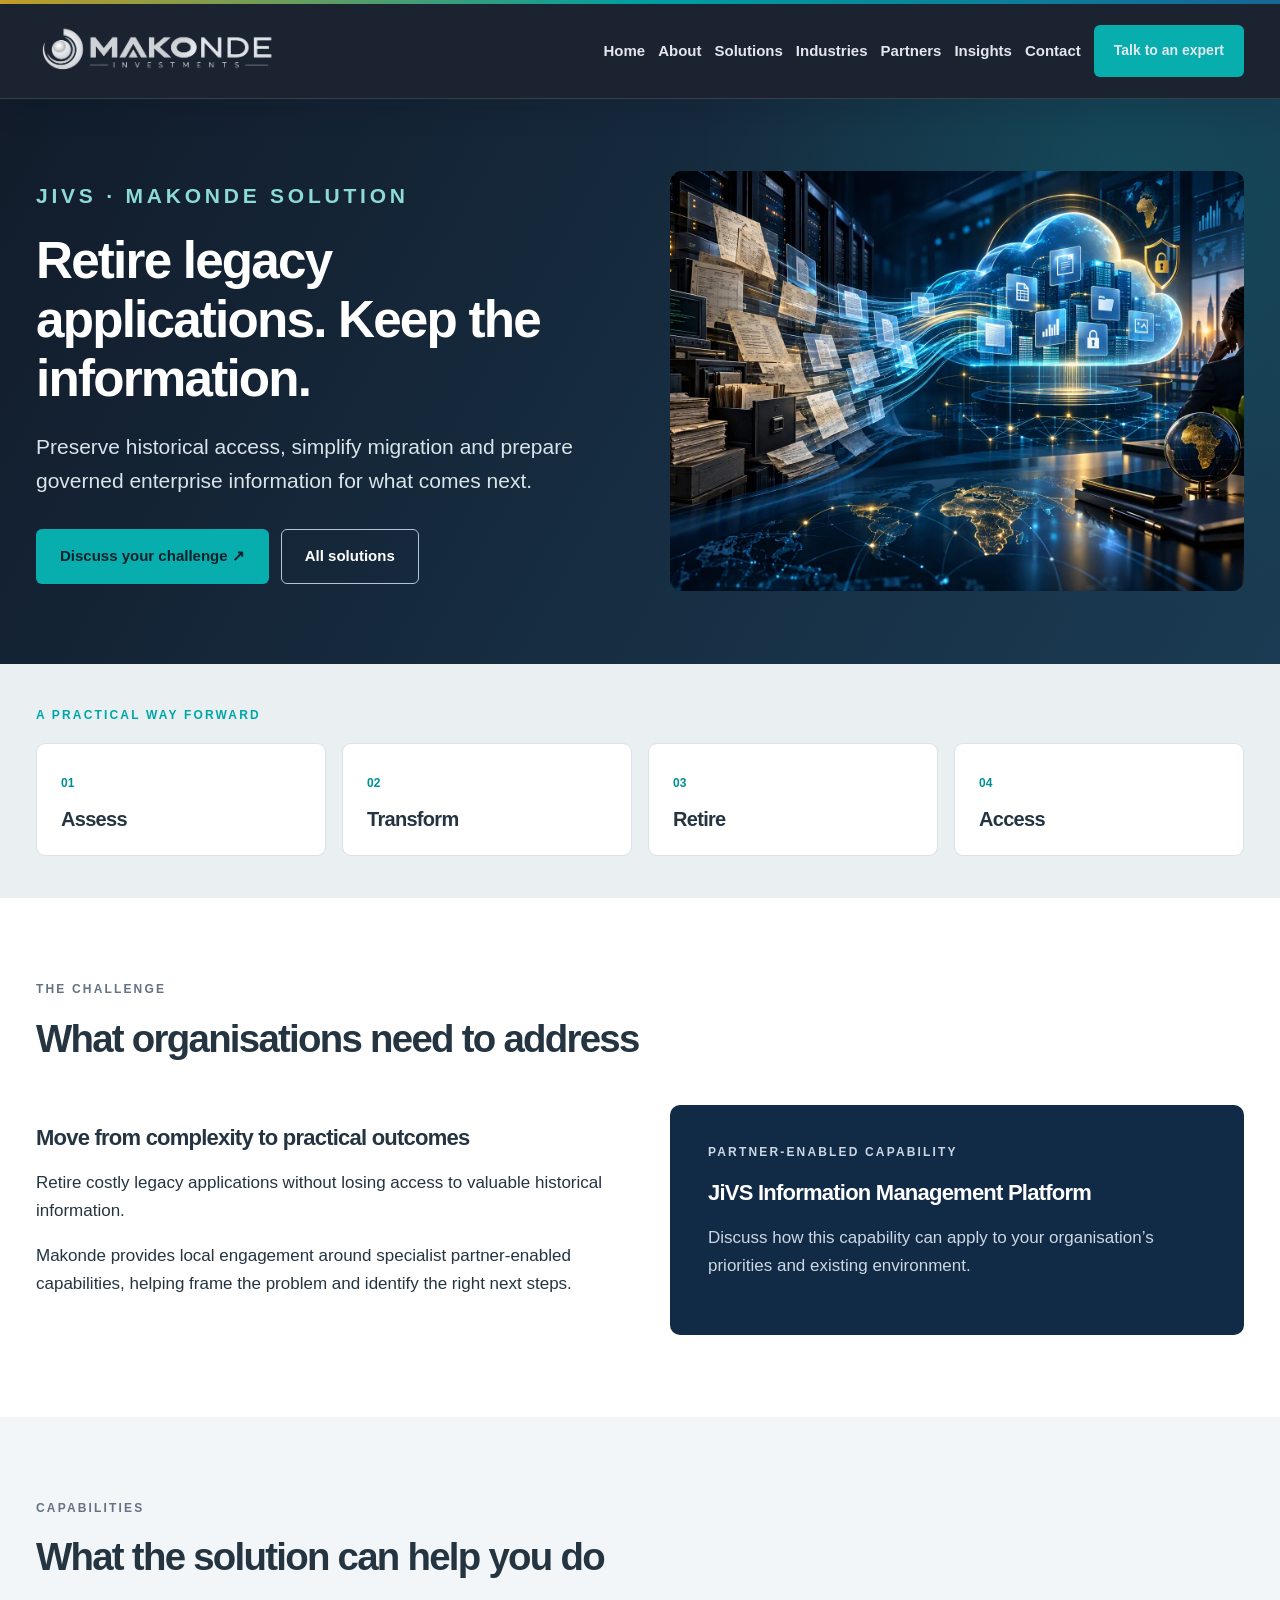
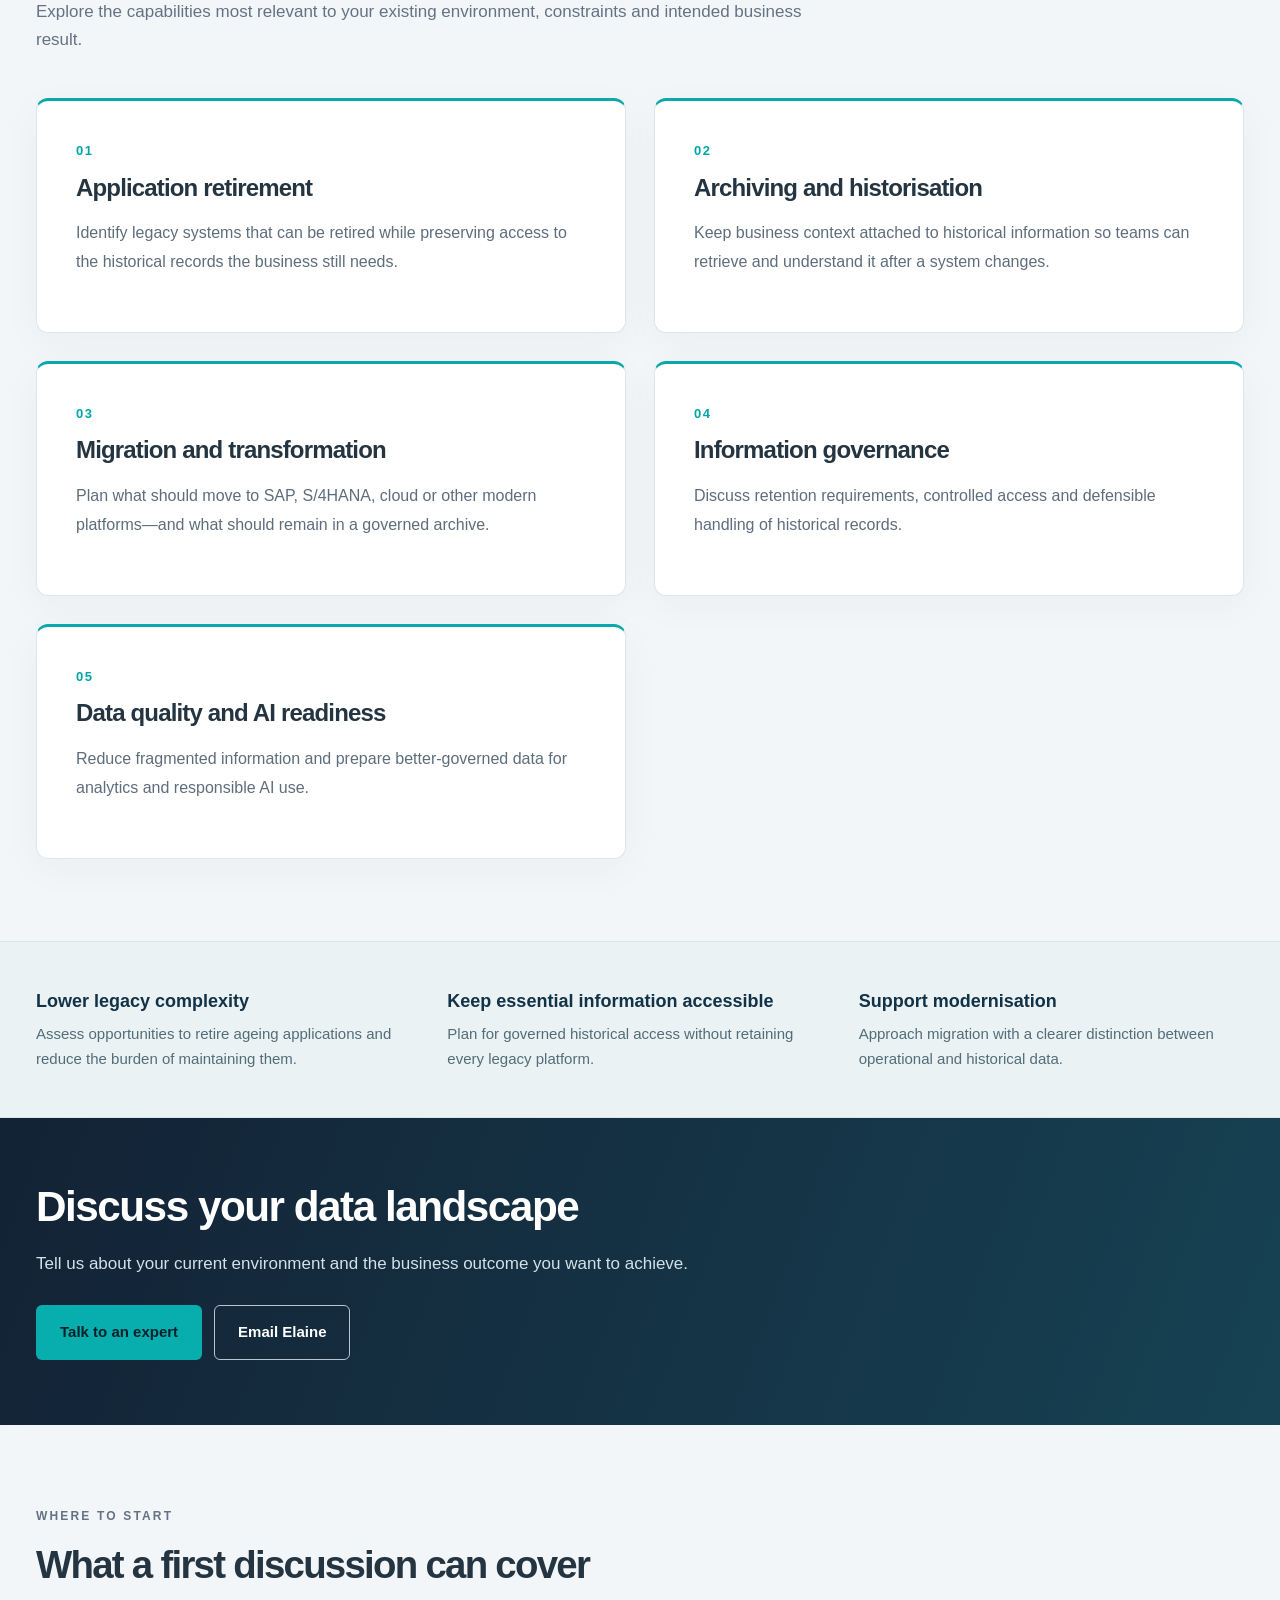
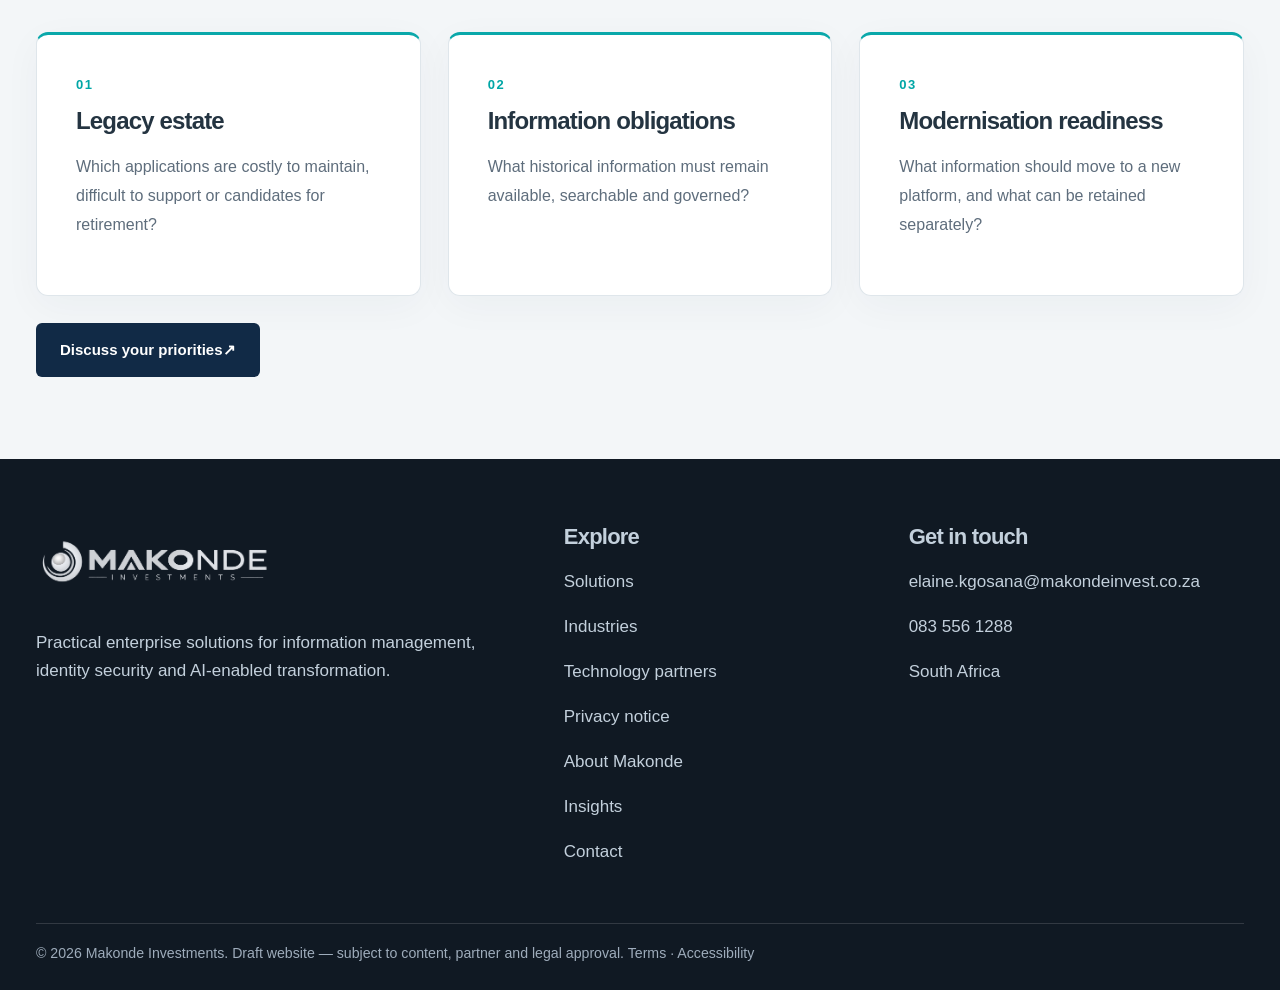
<file: information-management.html>
<!DOCTYPE html>

<html lang="en-ZA"><head><meta charset="utf-8"/><meta content="width=device-width,initial-scale=1" name="viewport"/><meta content="Reduce legacy system complexity with JiVS-enabled information management, data archiving, SAP migration support and governed access to historical records." name="description"/><meta content="#112A46" name="theme-color"/><meta content="index,follow,max-image-preview:large,max-snippet:-1,max-video-preview:-1" name="robots"/><title>Data Archiving &amp; Legacy Application Retirement | Makonde</title><link href="assets/style.css" rel="stylesheet"/><link href="assets/layout-v13.css" rel="stylesheet"/><script defer="" src="assets/main.js"></script><link href="assets/favicon.svg" rel="icon" type="image/svg+xml"/><link href="https://www.makondeinvest.co.za/information-management.html" rel="canonical"/><meta content="website" property="og:type"/><meta content="Makonde Investments" property="og:site_name"/><meta content="en_ZA" property="og:locale"/><meta content="Data Archiving &amp; Legacy Application Retirement | Makonde" property="og:title"/><meta content="Reduce legacy system complexity with JiVS-enabled information management, data archiving, SAP migration support and governed access to historical records." property="og:description"/><meta content="https://www.makondeinvest.co.za/information-management.html" property="og:url"/><meta content="https://www.makondeinvest.co.za/assets/makonde-social-card.png" property="og:image"/><meta content="1200" property="og:image:width"/><meta content="630" property="og:image:height"/><meta content="Makonde Investments — information, identity and intelligent decisions" property="og:image:alt"/><meta content="summary_large_image" name="twitter:card"/><meta content="Data Archiving &amp; Legacy Application Retirement | Makonde" name="twitter:title"/><meta content="Reduce legacy system complexity with JiVS-enabled information management, data archiving, SAP migration support and governed access to historical records." name="twitter:description"/><meta content="https://www.makondeinvest.co.za/assets/makonde-social-card.png" name="twitter:image"/><script type="application/ld+json">{"@context":"https://schema.org","@graph":[{"@type":"Organization","@id":"https://www.makondeinvest.co.za/#organization","name":"Makonde Investments","alternateName":"Makonde","url":"https://www.makondeinvest.co.za/","logo":{"@type":"ImageObject","url":"https://www.makondeinvest.co.za/assets/makonde-logo-light.png"},"email":"elaine.kgosana@makondeinvest.co.za","telephone":"+27-83-556-1288","areaServed":{"@type":"Country","name":"South Africa"},"description":"South African enterprise technology business focused on information management, identity security and AI-enabled transformation."},{"@type":"WebSite","@id":"https://www.makondeinvest.co.za/#website","url":"https://www.makondeinvest.co.za/","name":"Makonde Investments","publisher":{"@id":"https://www.makondeinvest.co.za/#organization"},"inLanguage":"en-ZA"},{"@type":"WebPage","@id":"https://www.makondeinvest.co.za/information-management.html#webpage","url":"https://www.makondeinvest.co.za/information-management.html","name":"Data Archiving & Legacy Application Retirement | Makonde","description":"Reduce legacy system complexity with JiVS-enabled information management, data archiving, SAP migration support and governed access to historical records.","isPartOf":{"@id":"https://www.makondeinvest.co.za/#website"},"inLanguage":"en-ZA"},{"@type":"BreadcrumbList","@id":"https://www.makondeinvest.co.za/information-management.html#breadcrumb","itemListElement":[{"@type":"ListItem","position":1,"name":"Home","item":"https://www.makondeinvest.co.za/"},{"@type":"ListItem","position":2,"name":"Information Management","item":"https://www.makondeinvest.co.za/information-management.html"}]},{"@type":"Service","@id":"https://www.makondeinvest.co.za/information-management.html#service","name":"Information management and digital archiving","description":"Enterprise application retirement, historical data archiving, migration and governance with JiVS.","provider":{"@id":"https://www.makondeinvest.co.za/#organization"},"areaServed":{"@type":"Country","name":"South Africa"},"url":"https://www.makondeinvest.co.za/information-management.html"}]}</script></head><body><div class="topline"></div><header class="header"><div class="wrap nav"><a aria-label="Makonde home" class="brand" href="index.html"><img alt="Makonde Investments logo" decoding="async" src="assets/makonde-logo-light.png"/></a><button aria-controls="site-nav" aria-expanded="false" class="menu-toggle">Menu ☰</button><nav aria-label="Main navigation" class="navlinks" id="site-nav"><a href="index.html">Home</a><a href="about.html">About</a><a href="solutions.html">Solutions</a><a href="industries.html">Industries</a><a href="partners.html">Partners</a><a href="insights.html">Insights</a><a href="contact.html">Contact</a><a class="btn btn-primary" href="contact.html">Talk to an expert</a></nav></div></header><main><section class="pagehead pagehead-visual"><div class="wrap pagehead-grid"><div class="pagehead-copy"><p class="eyebrow">JiVS · Makonde solution</p><h1>Retire legacy applications. Keep the information.</h1><p>Preserve historical access, simplify migration and prepare governed enterprise information for what comes next.</p><div class="actions"><a class="btn btn-primary" href="contact.html">Discuss your challenge ↗</a><a class="btn btn-outline" href="solutions.html">All solutions</a></div></div><div class="pagehead-photo"><img alt="Illustrative JiVS solution concept" height="1024" src="assets/information-archive.webp" width="1536"/></div></div></section><section class="journey-band"><div class="wrap"><p class="eyebrow">A practical way forward</p><div class="journey-grid"><article class="journey-step"><span>01</span><h3>Assess</h3></article><article class="journey-step"><span>02</span><h3>Transform</h3></article><article class="journey-step"><span>03</span><h3>Retire</h3></article><article class="journey-step"><span>04</span><h3>Access</h3></article></div></div></section><section class="section"><div class="wrap"><div class="intro"><p class="eyebrow">The challenge</p><h2>What organisations need to address</h2></div><div class="split"><div><h3>Move from complexity to practical outcomes</h3><p>Retire costly legacy applications without losing access to valuable historical information.</p><p>Makonde provides local engagement around specialist partner-enabled capabilities, helping frame the problem and identify the right next steps.</p></div><div class="panel"><p class="eyebrow">Partner-enabled capability</p><h3>JiVS Information Management Platform</h3><p>Discuss how this capability can apply to your organisation’s priorities and existing environment.</p></div></div></div></section><section class="section section-soft"><div class="wrap"><div class="intro"><p class="eyebrow">Capabilities</p><h2>What the solution can help you do</h2><p class="section-kicker">Explore the capabilities most relevant to your existing environment, constraints and intended business result.</p></div><div class="grid2"><article class="card card-accent"><span class="number">01</span><h3>Application retirement</h3><p>Identify legacy systems that can be retired while preserving access to the historical records the business still needs.</p></article><article class="card card-accent"><span class="number">02</span><h3>Archiving and historisation</h3><p>Keep business context attached to historical information so teams can retrieve and understand it after a system changes.</p></article><article class="card card-accent"><span class="number">03</span><h3>Migration and transformation</h3><p>Plan what should move to SAP, S/4HANA, cloud or other modern platforms—and what should remain in a governed archive.</p></article><article class="card card-accent"><span class="number">04</span><h3>Information governance</h3><p>Discuss retention requirements, controlled access and defensible handling of historical records.</p></article><article class="card card-accent"><span class="number">05</span><h3>Data quality and AI readiness</h3><p>Reduce fragmented information and prepare better-governed data for analytics and responsible AI use.</p></article></div></div></section><section class="outcome-band"><div class="wrap"><div><strong>Lower legacy complexity</strong><span>Assess opportunities to retire ageing applications and reduce the burden of maintaining them.</span></div><div><strong>Keep essential information accessible</strong><span>Plan for governed historical access without retaining every legacy platform.</span></div><div><strong>Support modernisation</strong><span>Approach migration with a clearer distinction between operational and historical data.</span></div></div></section><section class="banner"><div class="wrap"><h2>Discuss your data landscape</h2><p>Tell us about your current environment and the business outcome you want to achieve.</p><div class="actions"><a class="btn btn-primary" href="contact.html">Talk to an expert</a><a class="btn btn-outline" href="mailto:elaine.kgosana@makondeinvest.co.za">Email Elaine</a></div></div></section><section class="section section-soft"><div class="wrap"><div class="intro"><p class="eyebrow">Where to start</p><h2>What a first discussion can cover</h2></div><div class="grid3"><article class="card card-accent"><span class="number">01</span><h3>Legacy estate</h3><p>Which applications are costly to maintain, difficult to support or candidates for retirement?</p></article><article class="card card-accent"><span class="number">02</span><h3>Information obligations</h3><p>What historical information must remain available, searchable and governed?</p></article><article class="card card-accent"><span class="number">03</span><h3>Modernisation readiness</h3><p>What information should move to a new platform, and what can be retained separately?</p></article></div><div class="actions"><a class="btn btn-light" href="contact.html">Discuss your priorities <span aria-hidden="true">↗</span></a></div></div></section></main><footer class="footer"><div class="wrap"><div class="footergrid"><div><img alt="Makonde Investments" decoding="async" loading="lazy" src="assets/makonde-logo-light.png"/><p>Practical enterprise solutions for information management, identity security and AI-enabled transformation.</p></div><div><h3>Explore</h3><p><a href="solutions.html">Solutions</a></p><p><a href="industries.html">Industries</a></p><p><a href="partners.html">Technology partners</a></p><p><a href="privacy.html">Privacy notice</a></p><p><a href="about.html">About Makonde</a></p><p><a href="insights.html">Insights</a></p><p><a href="contact.html">Contact</a></p></div><div><h3>Get in touch</h3><p><a href="mailto:elaine.kgosana@makondeinvest.co.za">elaine.kgosana@makondeinvest.co.za</a></p><p><a href="tel:+27835561288">083 556 1288</a></p><p>South Africa</p></div></div><small>© 2026 Makonde Investments. Draft website — subject to content, partner and legal approval. <a href="terms.html">Terms</a> · <a href="accessibility.html">Accessibility</a></small></div></footer></body></html>
</file>
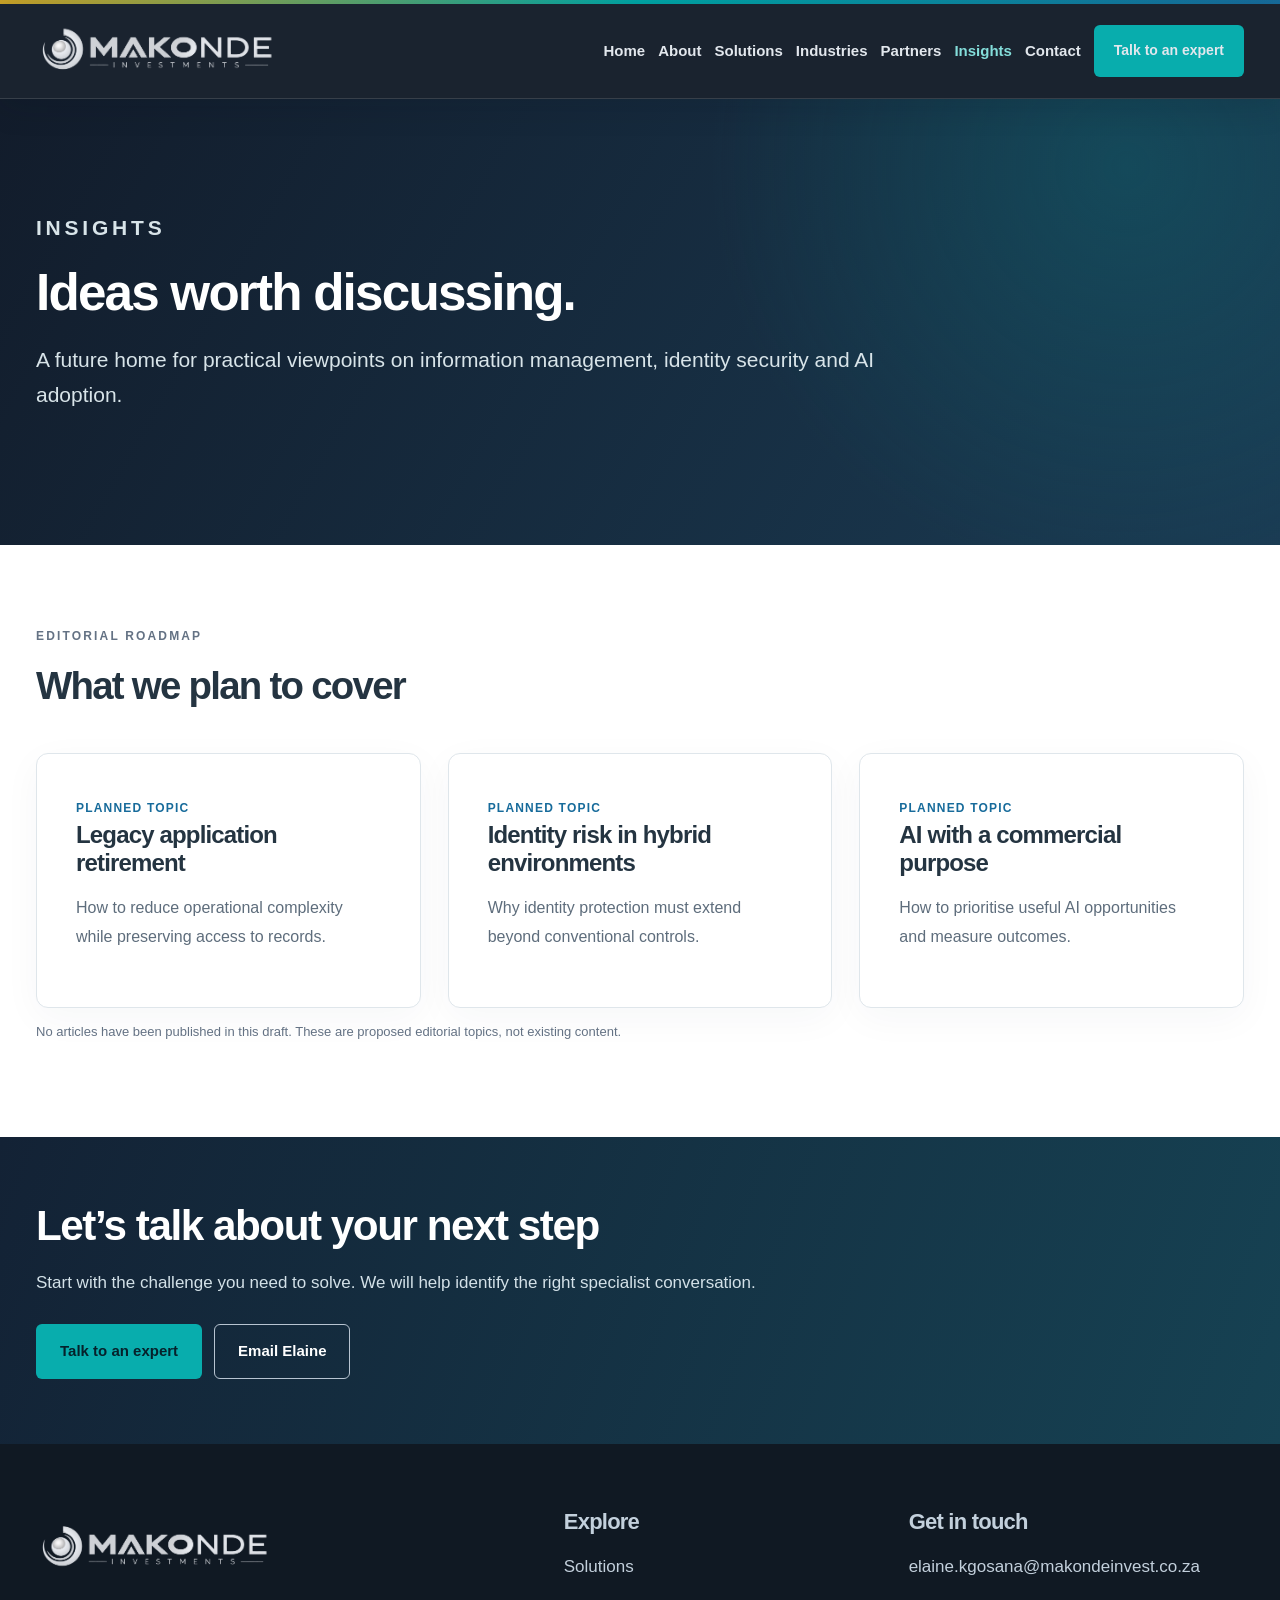
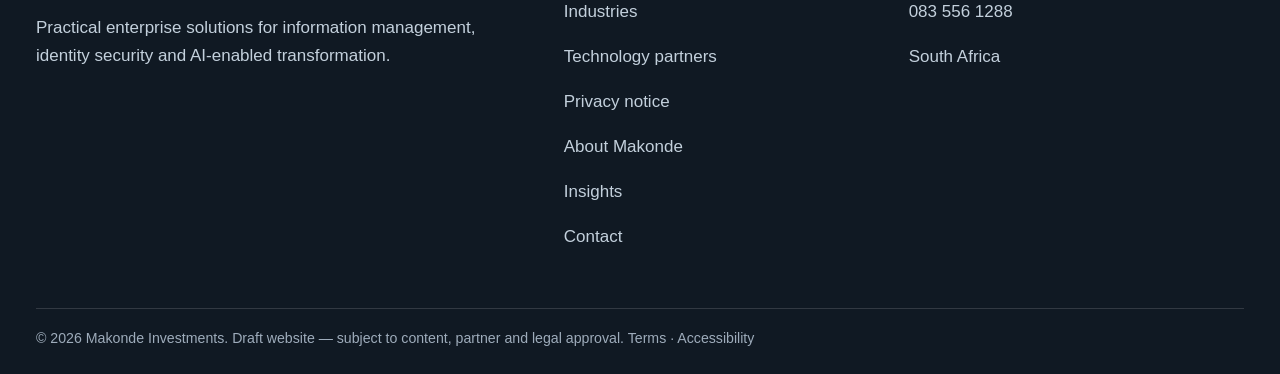
<file: insights.html>
<!DOCTYPE html>

<html lang="en-ZA"><head><meta charset="utf-8"/><meta content="width=device-width,initial-scale=1" name="viewport"/><meta content="Explore Makonde perspectives on legacy modernisation, enterprise information, identity resilience and responsible AI adoption in South Africa." name="description"/><meta content="#112A46" name="theme-color"/><meta content="index,follow,max-image-preview:large,max-snippet:-1,max-video-preview:-1" name="robots"/><title>Insights on Data, Identity Security &amp; AI | Makonde</title><link href="assets/style.css" rel="stylesheet"/><link href="assets/layout-v13.css" rel="stylesheet"/><script defer="" src="assets/main.js"></script><link href="assets/favicon.svg" rel="icon" type="image/svg+xml"/><link href="https://www.makondeinvest.co.za/insights.html" rel="canonical"/><meta content="website" property="og:type"/><meta content="Makonde Investments" property="og:site_name"/><meta content="en_ZA" property="og:locale"/><meta content="Insights on Data, Identity Security &amp; AI | Makonde" property="og:title"/><meta content="Explore Makonde perspectives on legacy modernisation, enterprise information, identity resilience and responsible AI adoption in South Africa." property="og:description"/><meta content="https://www.makondeinvest.co.za/insights.html" property="og:url"/><meta content="https://www.makondeinvest.co.za/assets/makonde-social-card.png" property="og:image"/><meta content="1200" property="og:image:width"/><meta content="630" property="og:image:height"/><meta content="Makonde Investments — information, identity and intelligent decisions" property="og:image:alt"/><meta content="summary_large_image" name="twitter:card"/><meta content="Insights on Data, Identity Security &amp; AI | Makonde" name="twitter:title"/><meta content="Explore Makonde perspectives on legacy modernisation, enterprise information, identity resilience and responsible AI adoption in South Africa." name="twitter:description"/><meta content="https://www.makondeinvest.co.za/assets/makonde-social-card.png" name="twitter:image"/><script type="application/ld+json">{"@context":"https://schema.org","@graph":[{"@type":"Organization","@id":"https://www.makondeinvest.co.za/#organization","name":"Makonde Investments","alternateName":"Makonde","url":"https://www.makondeinvest.co.za/","logo":{"@type":"ImageObject","url":"https://www.makondeinvest.co.za/assets/makonde-logo-light.png"},"email":"elaine.kgosana@makondeinvest.co.za","telephone":"+27-83-556-1288","areaServed":{"@type":"Country","name":"South Africa"},"description":"South African enterprise technology business focused on information management, identity security and AI-enabled transformation."},{"@type":"WebSite","@id":"https://www.makondeinvest.co.za/#website","url":"https://www.makondeinvest.co.za/","name":"Makonde Investments","publisher":{"@id":"https://www.makondeinvest.co.za/#organization"},"inLanguage":"en-ZA"},{"@type":"WebPage","@id":"https://www.makondeinvest.co.za/insights.html#webpage","url":"https://www.makondeinvest.co.za/insights.html","name":"Insights on Data, Identity Security & AI | Makonde","description":"Explore Makonde perspectives on legacy modernisation, enterprise information, identity resilience and responsible AI adoption in South Africa.","isPartOf":{"@id":"https://www.makondeinvest.co.za/#website"},"inLanguage":"en-ZA"},{"@type":"BreadcrumbList","@id":"https://www.makondeinvest.co.za/insights.html#breadcrumb","itemListElement":[{"@type":"ListItem","position":1,"name":"Home","item":"https://www.makondeinvest.co.za/"},{"@type":"ListItem","position":2,"name":"Insights","item":"https://www.makondeinvest.co.za/insights.html"}]}]}</script></head><body><div class="topline"></div><header class="header"><div class="wrap nav"><a aria-label="Makonde home" class="brand" href="index.html"><img alt="Makonde Investments logo" decoding="async" src="assets/makonde-logo-light.png"/></a><button aria-controls="site-nav" aria-expanded="false" class="menu-toggle">Menu ☰</button><nav aria-label="Main navigation" class="navlinks" id="site-nav"><a href="index.html">Home</a><a href="about.html">About</a><a href="solutions.html">Solutions</a><a href="industries.html">Industries</a><a href="partners.html">Partners</a><a aria-current="page" href="insights.html">Insights</a><a href="contact.html">Contact</a><a class="btn btn-primary" href="contact.html">Talk to an expert</a></nav></div></header><main><section class="pagehead"><div class="wrap"><p class="eyebrow">Insights</p><h1>Ideas worth discussing.</h1><p>A future home for practical viewpoints on information management, identity security and AI adoption.</p></div></section><section class="section"><div class="wrap"><div class="intro"><p class="eyebrow">Editorial roadmap</p><h2>What we plan to cover</h2></div><div class="grid3"><article class="card"><span class="tag">Planned topic</span><h3>Legacy application retirement</h3><p>How to reduce operational complexity while preserving access to records.</p></article><article class="card"><span class="tag">Planned topic</span><h3>Identity risk in hybrid environments</h3><p>Why identity protection must extend beyond conventional controls.</p></article><article class="card"><span class="tag">Planned topic</span><h3>AI with a commercial purpose</h3><p>How to prioritise useful AI opportunities and measure outcomes.</p></article></div><p class="mini">No articles have been published in this draft. These are proposed editorial topics, not existing content.</p></div></section><section class="banner"><div class="wrap"><h2>Let’s talk about your next step</h2><p>Start with the challenge you need to solve. We will help identify the right specialist conversation.</p><div class="actions"><a class="btn btn-primary" href="contact.html">Talk to an expert</a><a class="btn btn-outline" href="mailto:elaine.kgosana@makondeinvest.co.za">Email Elaine</a></div></div></section></main><footer class="footer"><div class="wrap"><div class="footergrid"><div><img alt="Makonde Investments" decoding="async" loading="lazy" src="assets/makonde-logo-light.png"/><p>Practical enterprise solutions for information management, identity security and AI-enabled transformation.</p></div><div><h3>Explore</h3><p><a href="solutions.html">Solutions</a></p><p><a href="industries.html">Industries</a></p><p><a href="partners.html">Technology partners</a></p><p><a href="privacy.html">Privacy notice</a></p><p><a href="about.html">About Makonde</a></p><p><a href="insights.html">Insights</a></p><p><a href="contact.html">Contact</a></p></div><div><h3>Get in touch</h3><p><a href="mailto:elaine.kgosana@makondeinvest.co.za">elaine.kgosana@makondeinvest.co.za</a></p><p><a href="tel:+27835561288">083 556 1288</a></p><p>South Africa</p></div></div><small>© 2026 Makonde Investments. Draft website — subject to content, partner and legal approval. <a href="terms.html">Terms</a> · <a href="accessibility.html">Accessibility</a></small></div></footer></body></html>
</file>
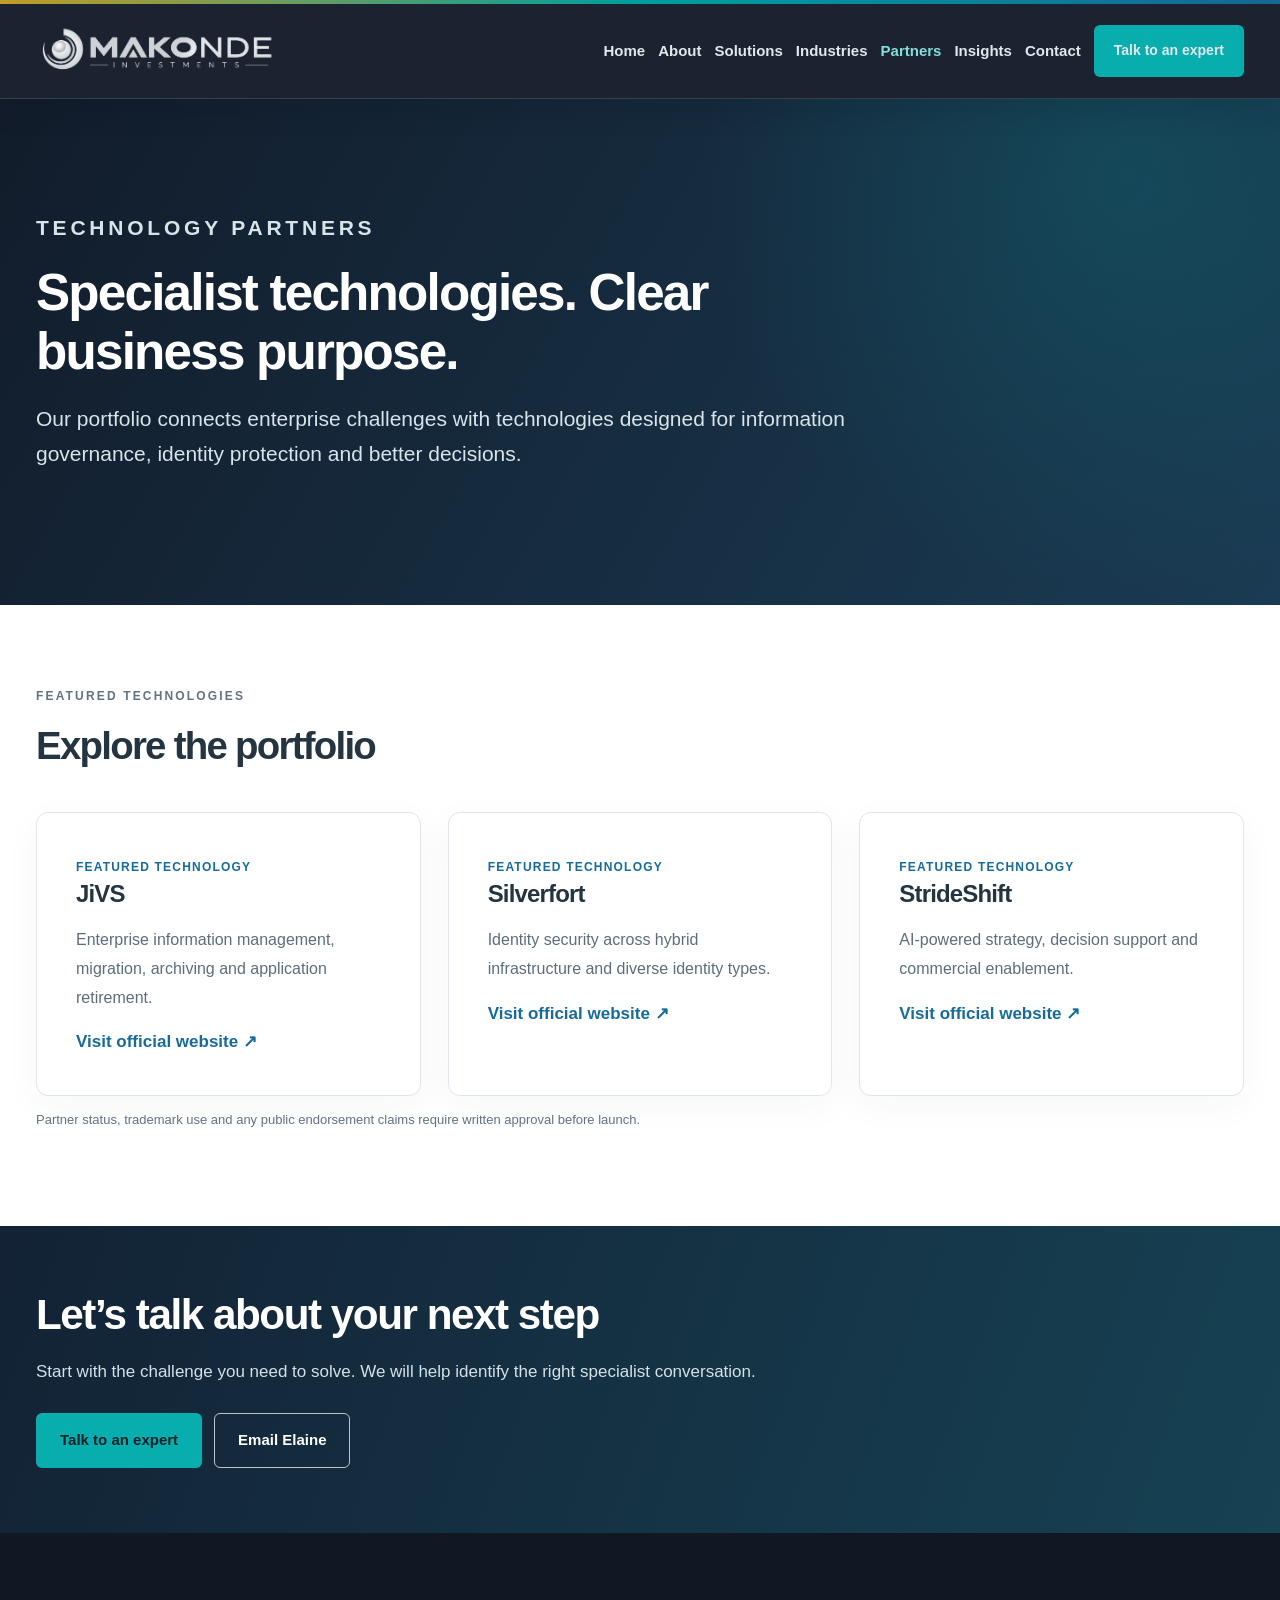
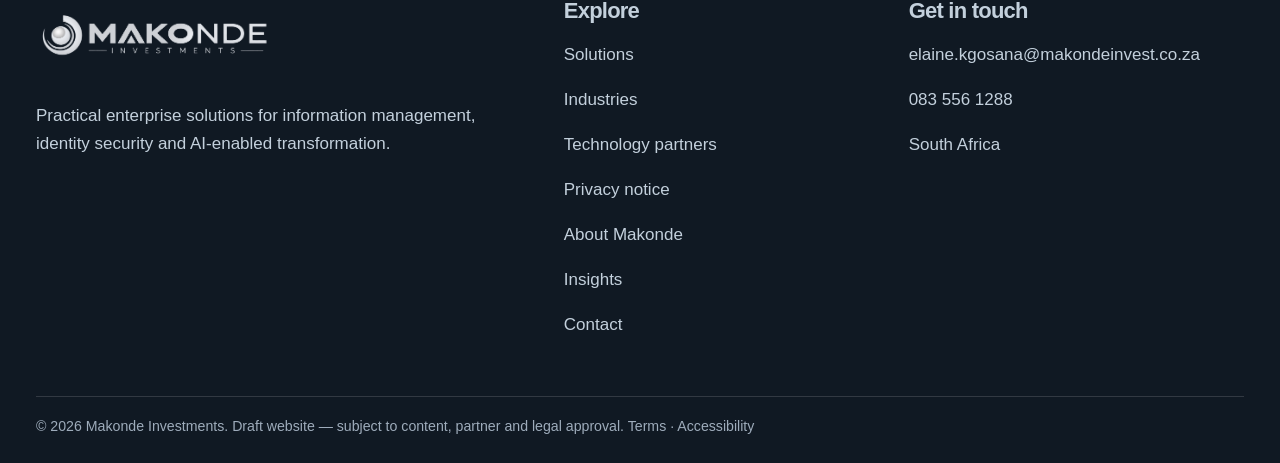
<file: partners.html>
<!DOCTYPE html>

<html lang="en-ZA"><head><meta charset="utf-8"/><meta content="width=device-width,initial-scale=1" name="viewport"/><meta content="Learn how Makonde brings together JiVS information management, Silverfort identity security and StrideShift AI capabilities for South African organisations." name="description"/><meta content="#112A46" name="theme-color"/><meta content="index,follow,max-image-preview:large,max-snippet:-1,max-video-preview:-1" name="robots"/><title>Technology Portfolio | JiVS, Silverfort &amp; StrideShift | Makonde</title><link href="assets/style.css" rel="stylesheet"/><link href="assets/layout-v13.css" rel="stylesheet"/><script defer="" src="assets/main.js"></script><link href="assets/favicon.svg" rel="icon" type="image/svg+xml"/><link href="https://www.makondeinvest.co.za/partners.html" rel="canonical"/><meta content="website" property="og:type"/><meta content="Makonde Investments" property="og:site_name"/><meta content="en_ZA" property="og:locale"/><meta content="Technology Portfolio | JiVS, Silverfort &amp; StrideShift | Makonde" property="og:title"/><meta content="Learn how Makonde brings together JiVS information management, Silverfort identity security and StrideShift AI capabilities for South African organisations." property="og:description"/><meta content="https://www.makondeinvest.co.za/partners.html" property="og:url"/><meta content="https://www.makondeinvest.co.za/assets/makonde-social-card.png" property="og:image"/><meta content="1200" property="og:image:width"/><meta content="630" property="og:image:height"/><meta content="Makonde Investments — information, identity and intelligent decisions" property="og:image:alt"/><meta content="summary_large_image" name="twitter:card"/><meta content="Technology Portfolio | JiVS, Silverfort &amp; StrideShift | Makonde" name="twitter:title"/><meta content="Learn how Makonde brings together JiVS information management, Silverfort identity security and StrideShift AI capabilities for South African organisations." name="twitter:description"/><meta content="https://www.makondeinvest.co.za/assets/makonde-social-card.png" name="twitter:image"/><script type="application/ld+json">{"@context":"https://schema.org","@graph":[{"@type":"Organization","@id":"https://www.makondeinvest.co.za/#organization","name":"Makonde Investments","alternateName":"Makonde","url":"https://www.makondeinvest.co.za/","logo":{"@type":"ImageObject","url":"https://www.makondeinvest.co.za/assets/makonde-logo-light.png"},"email":"elaine.kgosana@makondeinvest.co.za","telephone":"+27-83-556-1288","areaServed":{"@type":"Country","name":"South Africa"},"description":"South African enterprise technology business focused on information management, identity security and AI-enabled transformation."},{"@type":"WebSite","@id":"https://www.makondeinvest.co.za/#website","url":"https://www.makondeinvest.co.za/","name":"Makonde Investments","publisher":{"@id":"https://www.makondeinvest.co.za/#organization"},"inLanguage":"en-ZA"},{"@type":"WebPage","@id":"https://www.makondeinvest.co.za/partners.html#webpage","url":"https://www.makondeinvest.co.za/partners.html","name":"Technology Portfolio | JiVS, Silverfort & StrideShift | Makonde","description":"Learn how Makonde brings together JiVS information management, Silverfort identity security and StrideShift AI capabilities for South African organisations.","isPartOf":{"@id":"https://www.makondeinvest.co.za/#website"},"inLanguage":"en-ZA"},{"@type":"BreadcrumbList","@id":"https://www.makondeinvest.co.za/partners.html#breadcrumb","itemListElement":[{"@type":"ListItem","position":1,"name":"Home","item":"https://www.makondeinvest.co.za/"},{"@type":"ListItem","position":2,"name":"Partners","item":"https://www.makondeinvest.co.za/partners.html"}]}]}</script></head><body><div class="topline"></div><header class="header"><div class="wrap nav"><a aria-label="Makonde home" class="brand" href="index.html"><img alt="Makonde Investments logo" decoding="async" src="assets/makonde-logo-light.png"/></a><button aria-controls="site-nav" aria-expanded="false" class="menu-toggle">Menu ☰</button><nav aria-label="Main navigation" class="navlinks" id="site-nav"><a href="index.html">Home</a><a href="about.html">About</a><a href="solutions.html">Solutions</a><a href="industries.html">Industries</a><a aria-current="page" href="partners.html">Partners</a><a href="insights.html">Insights</a><a href="contact.html">Contact</a><a class="btn btn-primary" href="contact.html">Talk to an expert</a></nav></div></header><main><section class="pagehead"><div class="wrap"><p class="eyebrow">Technology partners</p><h1>Specialist technologies. Clear business purpose.</h1><p>Our portfolio connects enterprise challenges with technologies designed for information governance, identity protection and better decisions.</p></div></section><section class="section"><div class="wrap"><div class="intro"><p class="eyebrow">Featured technologies</p><h2>Explore the portfolio</h2></div><div class="grid3"><article class="card"><span class="tag">Featured technology</span><h3>JiVS</h3><p>Enterprise information management, migration, archiving and application retirement.</p><a class="more" href="https://www.jivs.com" rel="noopener noreferrer" target="_blank">Visit official website ↗</a></article><article class="card"><span class="tag">Featured technology</span><h3>Silverfort</h3><p>Identity security across hybrid infrastructure and diverse identity types.</p><a class="more" href="https://www.silverfort.com" rel="noopener noreferrer" target="_blank">Visit official website ↗</a></article><article class="card"><span class="tag">Featured technology</span><h3>StrideShift</h3><p>AI-powered strategy, decision support and commercial enablement.</p><a class="more" href="https://www.strideshift.ai" rel="noopener noreferrer" target="_blank">Visit official website ↗</a></article></div><p class="mini">Partner status, trademark use and any public endorsement claims require written approval before launch.</p></div></section><section class="banner"><div class="wrap"><h2>Let’s talk about your next step</h2><p>Start with the challenge you need to solve. We will help identify the right specialist conversation.</p><div class="actions"><a class="btn btn-primary" href="contact.html">Talk to an expert</a><a class="btn btn-outline" href="mailto:elaine.kgosana@makondeinvest.co.za">Email Elaine</a></div></div></section></main><footer class="footer"><div class="wrap"><div class="footergrid"><div><img alt="Makonde Investments" decoding="async" loading="lazy" src="assets/makonde-logo-light.png"/><p>Practical enterprise solutions for information management, identity security and AI-enabled transformation.</p></div><div><h3>Explore</h3><p><a href="solutions.html">Solutions</a></p><p><a href="industries.html">Industries</a></p><p><a href="partners.html">Technology partners</a></p><p><a href="privacy.html">Privacy notice</a></p><p><a href="about.html">About Makonde</a></p><p><a href="insights.html">Insights</a></p><p><a href="contact.html">Contact</a></p></div><div><h3>Get in touch</h3><p><a href="mailto:elaine.kgosana@makondeinvest.co.za">elaine.kgosana@makondeinvest.co.za</a></p><p><a href="tel:+27835561288">083 556 1288</a></p><p>South Africa</p></div></div><small>© 2026 Makonde Investments. Draft website — subject to content, partner and legal approval. <a href="terms.html">Terms</a> · <a href="accessibility.html">Accessibility</a></small></div></footer></body></html>
</file>
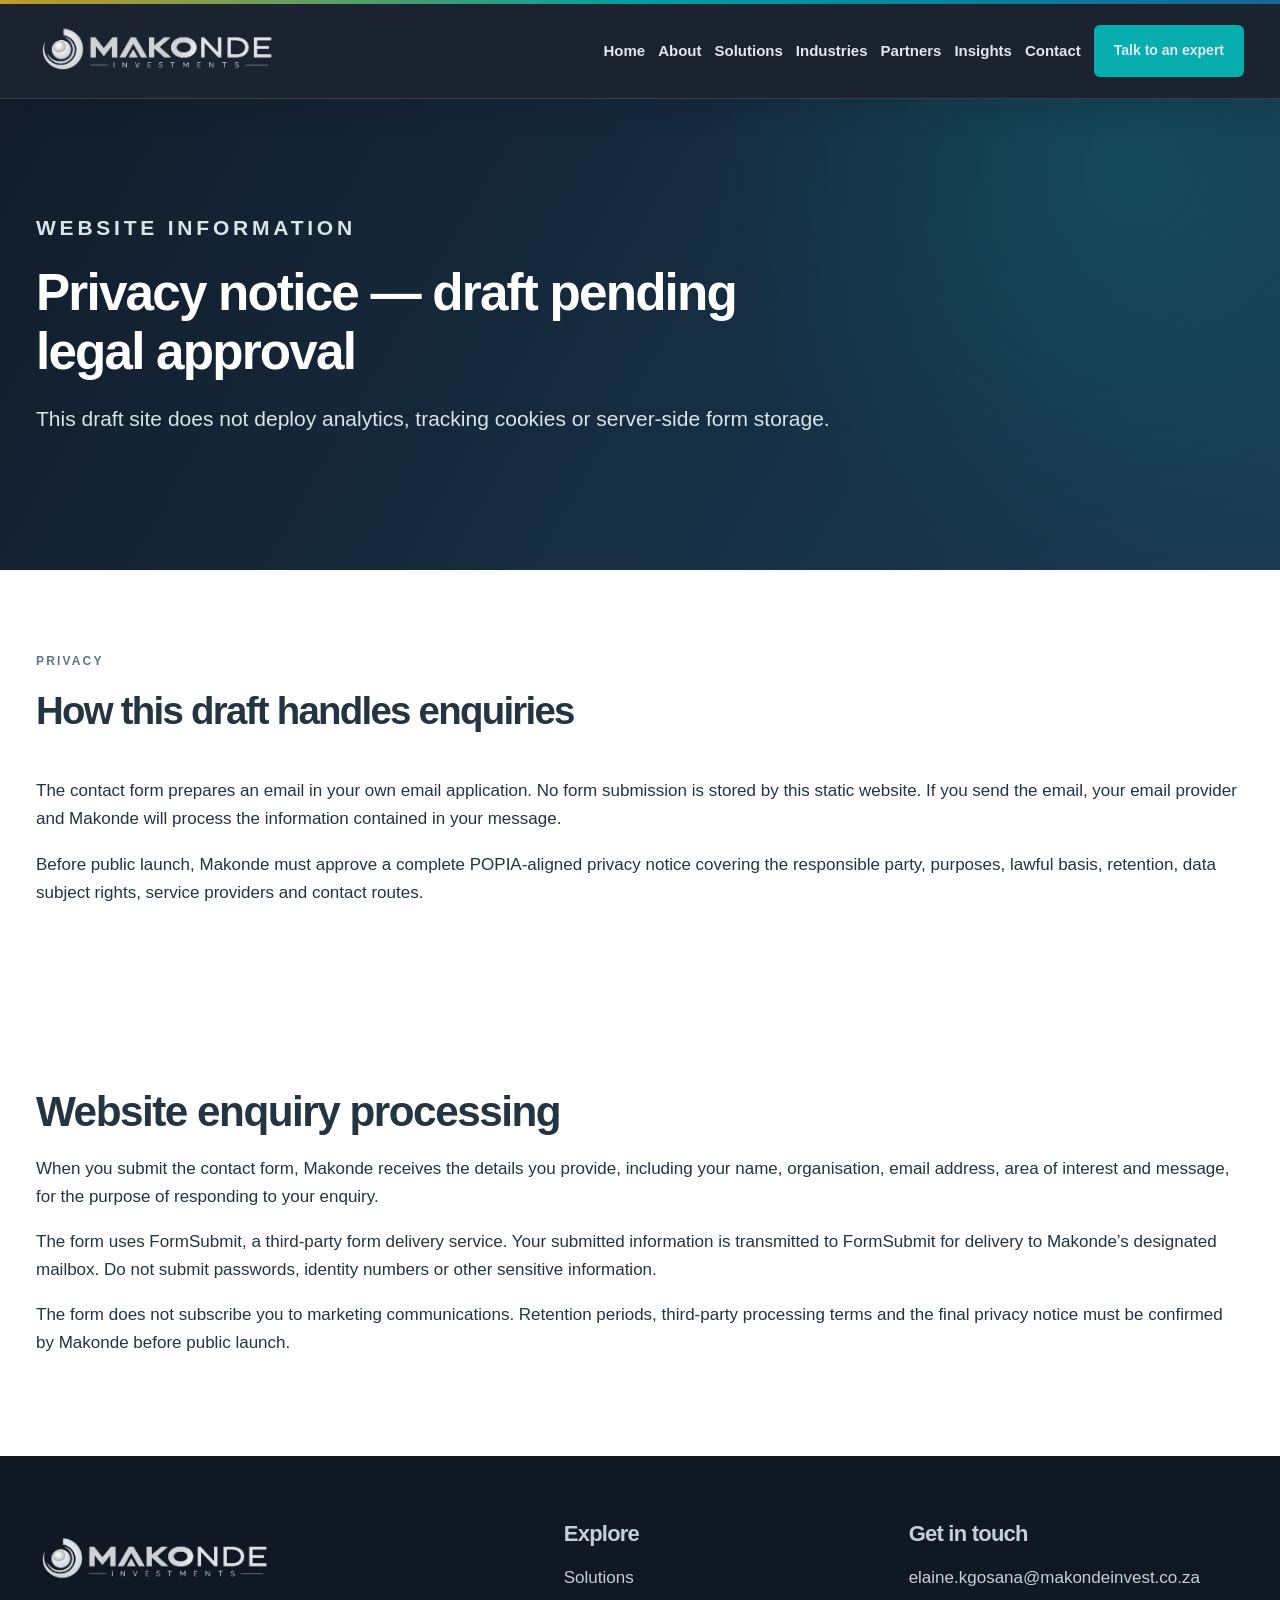
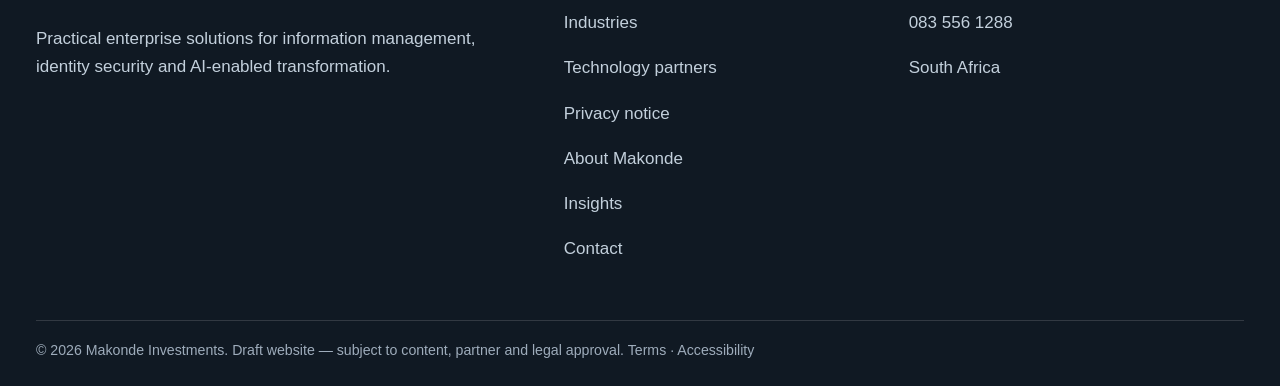
<file: privacy.html>
<!DOCTYPE html>

<html lang="en-ZA"><head><meta charset="utf-8"/><meta content="width=device-width,initial-scale=1" name="viewport"/><meta content="Read Makonde’s draft privacy notice about website enquiries, contact information and third-party FormSubmit processing." name="description"/><meta content="#112A46" name="theme-color"/><meta content="index,follow,max-image-preview:large,max-snippet:-1,max-video-preview:-1" name="robots"/><title>Privacy Notice | Makonde Investments</title><link href="assets/style.css" rel="stylesheet"/><link href="assets/layout-v13.css" rel="stylesheet"/><script defer="" src="assets/main.js"></script><link href="assets/favicon.svg" rel="icon" type="image/svg+xml"/><link href="https://www.makondeinvest.co.za/privacy.html" rel="canonical"/><meta content="website" property="og:type"/><meta content="Makonde Investments" property="og:site_name"/><meta content="en_ZA" property="og:locale"/><meta content="Privacy Notice | Makonde Investments" property="og:title"/><meta content="Read Makonde’s draft privacy notice about website enquiries, contact information and third-party FormSubmit processing." property="og:description"/><meta content="https://www.makondeinvest.co.za/privacy.html" property="og:url"/><meta content="https://www.makondeinvest.co.za/assets/makonde-social-card.png" property="og:image"/><meta content="1200" property="og:image:width"/><meta content="630" property="og:image:height"/><meta content="Makonde Investments — information, identity and intelligent decisions" property="og:image:alt"/><meta content="summary_large_image" name="twitter:card"/><meta content="Privacy Notice | Makonde Investments" name="twitter:title"/><meta content="Read Makonde’s draft privacy notice about website enquiries, contact information and third-party FormSubmit processing." name="twitter:description"/><meta content="https://www.makondeinvest.co.za/assets/makonde-social-card.png" name="twitter:image"/><script type="application/ld+json">{"@context":"https://schema.org","@graph":[{"@type":"Organization","@id":"https://www.makondeinvest.co.za/#organization","name":"Makonde Investments","alternateName":"Makonde","url":"https://www.makondeinvest.co.za/","logo":{"@type":"ImageObject","url":"https://www.makondeinvest.co.za/assets/makonde-logo-light.png"},"email":"elaine.kgosana@makondeinvest.co.za","telephone":"+27-83-556-1288","areaServed":{"@type":"Country","name":"South Africa"},"description":"South African enterprise technology business focused on information management, identity security and AI-enabled transformation."},{"@type":"WebSite","@id":"https://www.makondeinvest.co.za/#website","url":"https://www.makondeinvest.co.za/","name":"Makonde Investments","publisher":{"@id":"https://www.makondeinvest.co.za/#organization"},"inLanguage":"en-ZA"},{"@type":"WebPage","@id":"https://www.makondeinvest.co.za/privacy.html#webpage","url":"https://www.makondeinvest.co.za/privacy.html","name":"Privacy Notice | Makonde Investments","description":"Read Makonde’s draft privacy notice about website enquiries, contact information and third-party FormSubmit processing.","isPartOf":{"@id":"https://www.makondeinvest.co.za/#website"},"inLanguage":"en-ZA"},{"@type":"BreadcrumbList","@id":"https://www.makondeinvest.co.za/privacy.html#breadcrumb","itemListElement":[{"@type":"ListItem","position":1,"name":"Home","item":"https://www.makondeinvest.co.za/"},{"@type":"ListItem","position":2,"name":"Privacy","item":"https://www.makondeinvest.co.za/privacy.html"}]}]}</script></head><body><div class="topline"></div><header class="header"><div class="wrap nav"><a aria-label="Makonde home" class="brand" href="index.html"><img alt="Makonde Investments logo" decoding="async" src="assets/makonde-logo-light.png"/></a><button aria-controls="site-nav" aria-expanded="false" class="menu-toggle">Menu ☰</button><nav aria-label="Main navigation" class="navlinks" id="site-nav"><a href="index.html">Home</a><a href="about.html">About</a><a href="solutions.html">Solutions</a><a href="industries.html">Industries</a><a href="partners.html">Partners</a><a href="insights.html">Insights</a><a href="contact.html">Contact</a><a class="btn btn-primary" href="contact.html">Talk to an expert</a></nav></div></header><main><section class="pagehead"><div class="wrap"><p class="eyebrow">Website information</p><h1>Privacy notice — draft pending legal approval</h1><p>This draft site does not deploy analytics, tracking cookies or server-side form storage.</p></div></section><section class="section"><div class="wrap"><div class="intro"><p class="eyebrow">Privacy</p><h2>How this draft handles enquiries</h2></div><p>The contact form prepares an email in your own email application. No form submission is stored by this static website. If you send the email, your email provider and Makonde will process the information contained in your message.</p><p>Before public launch, Makonde must approve a complete POPIA-aligned privacy notice covering the responsible party, purposes, lawful basis, retention, data subject rights, service providers and contact routes.</p></div></section><section class="section"><div class="wrap"><h2>Website enquiry processing</h2><p>When you submit the contact form, Makonde receives the details you provide, including your name, organisation, email address, area of interest and message, for the purpose of responding to your enquiry.</p><p>The form uses FormSubmit, a third-party form delivery service. Your submitted information is transmitted to FormSubmit for delivery to Makonde’s designated mailbox. Do not submit passwords, identity numbers or other sensitive information.</p><p>The form does not subscribe you to marketing communications. Retention periods, third-party processing terms and the final privacy notice must be confirmed by Makonde before public launch.</p></div></section></main><footer class="footer"><div class="wrap"><div class="footergrid"><div><img alt="Makonde Investments" decoding="async" loading="lazy" src="assets/makonde-logo-light.png"/><p>Practical enterprise solutions for information management, identity security and AI-enabled transformation.</p></div><div><h3>Explore</h3><p><a href="solutions.html">Solutions</a></p><p><a href="industries.html">Industries</a></p><p><a href="partners.html">Technology partners</a></p><p><a href="privacy.html">Privacy notice</a></p><p><a href="about.html">About Makonde</a></p><p><a href="insights.html">Insights</a></p><p><a href="contact.html">Contact</a></p></div><div><h3>Get in touch</h3><p><a href="mailto:elaine.kgosana@makondeinvest.co.za">elaine.kgosana@makondeinvest.co.za</a></p><p><a href="tel:+27835561288">083 556 1288</a></p><p>South Africa</p></div></div><small>© 2026 Makonde Investments. Draft website — subject to content, partner and legal approval. <a href="terms.html">Terms</a> · <a href="accessibility.html">Accessibility</a></small></div></footer></body></html>
</file>
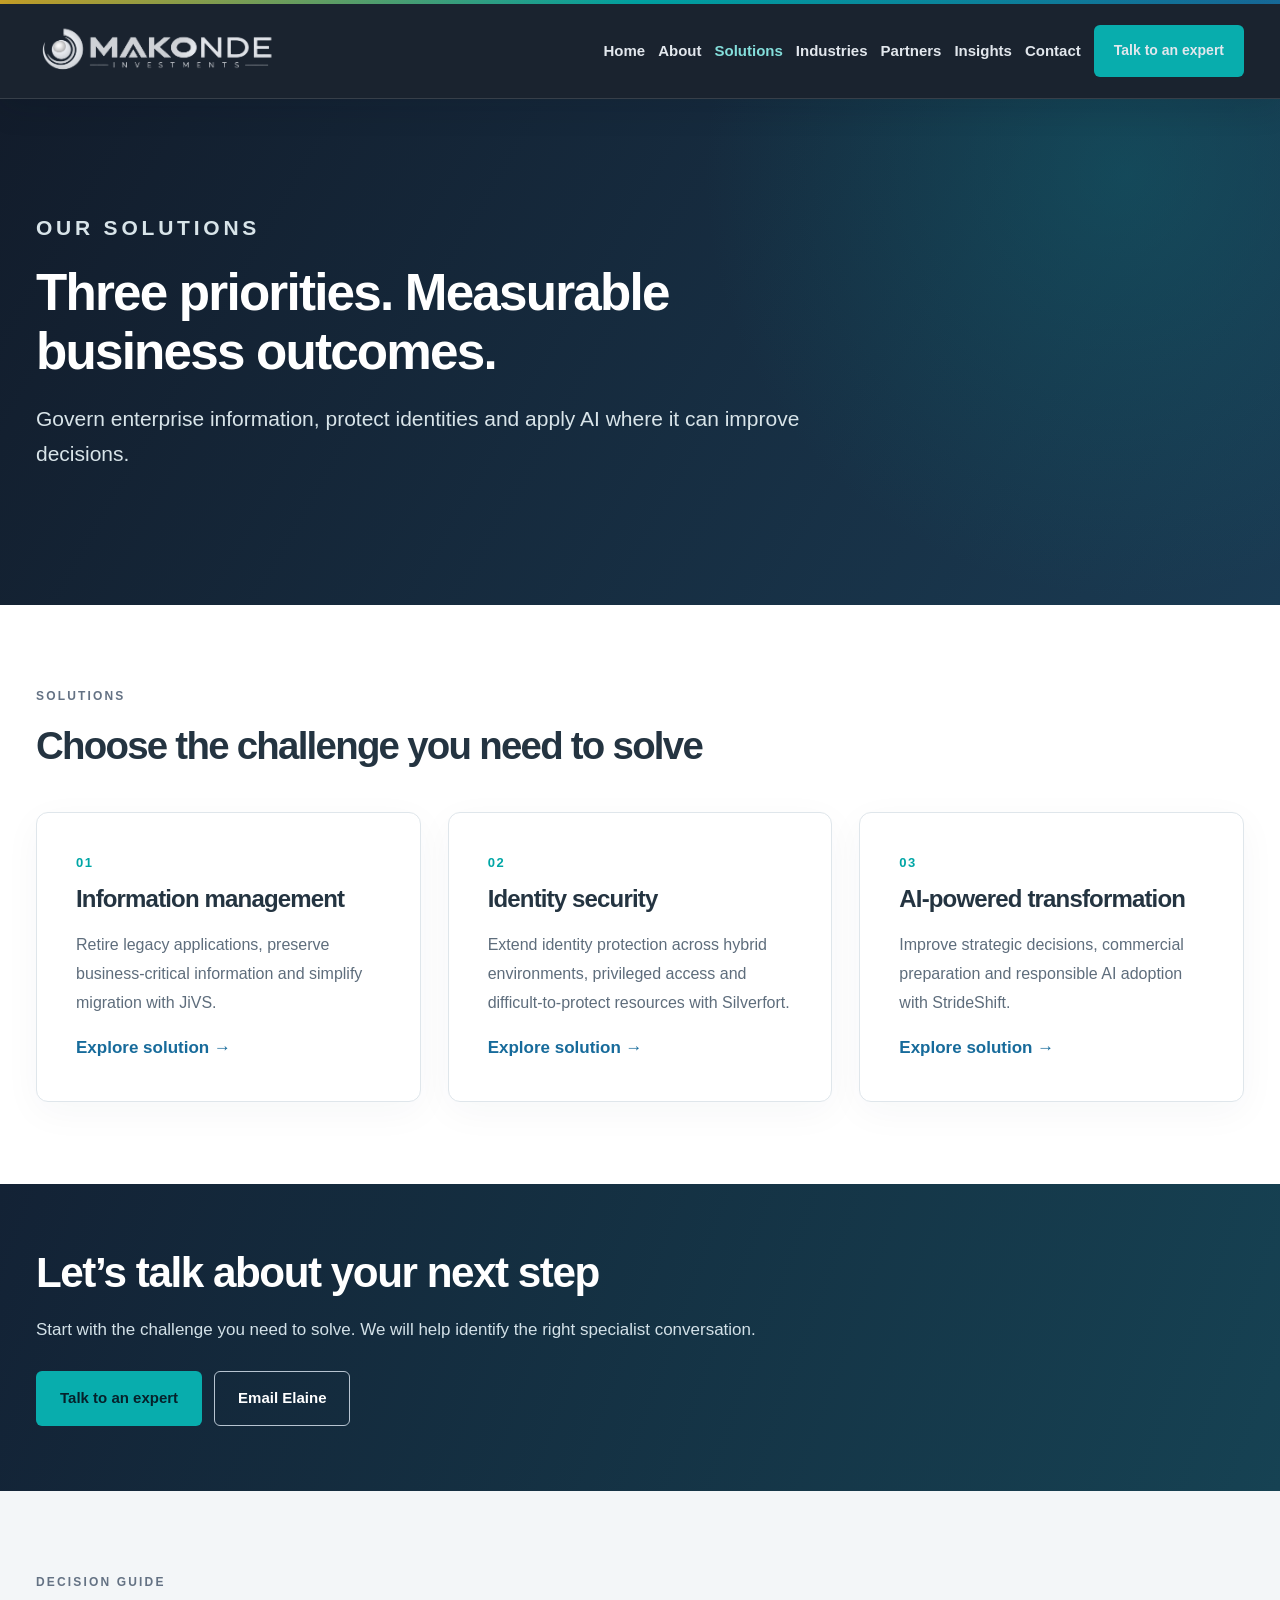
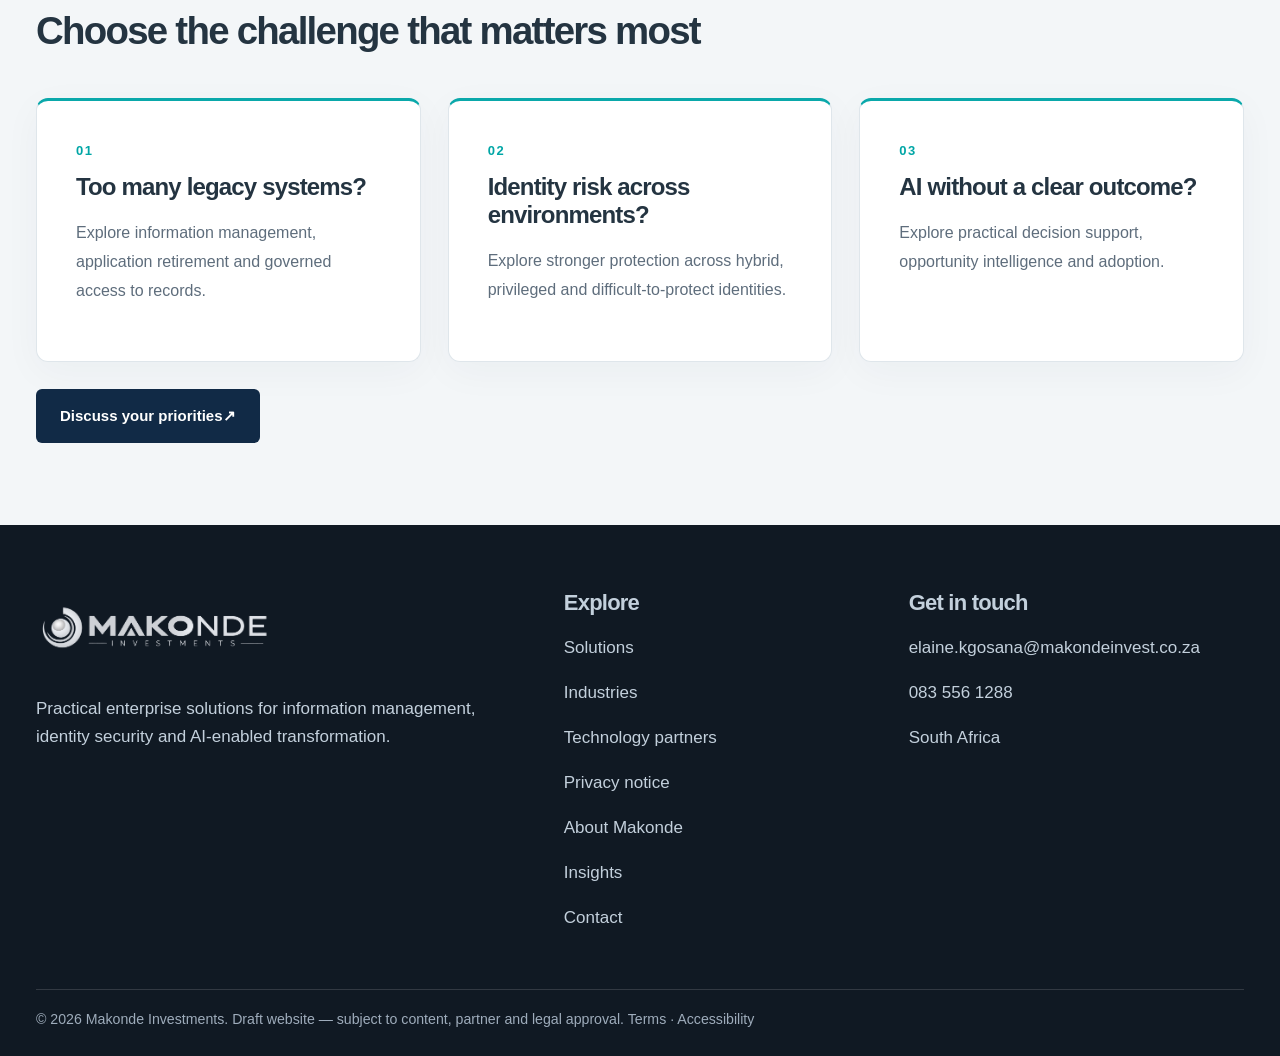
<file: solutions.html>
<!DOCTYPE html>

<html lang="en-ZA"><head><meta charset="utf-8"/><meta content="width=device-width,initial-scale=1" name="viewport"/><meta content="Explore Makonde’s enterprise solutions: JiVS information management and archiving, Silverfort identity security and StrideShift AI-powered transformation." name="description"/><meta content="#112A46" name="theme-color"/><meta content="index,follow,max-image-preview:large,max-snippet:-1,max-video-preview:-1" name="robots"/><title>Enterprise Technology Solutions | Makonde South Africa</title><link href="assets/style.css" rel="stylesheet"/><link href="assets/layout-v13.css" rel="stylesheet"/><script defer="" src="assets/main.js"></script><link href="assets/favicon.svg" rel="icon" type="image/svg+xml"/><link href="https://www.makondeinvest.co.za/solutions.html" rel="canonical"/><meta content="website" property="og:type"/><meta content="Makonde Investments" property="og:site_name"/><meta content="en_ZA" property="og:locale"/><meta content="Enterprise Technology Solutions | Makonde South Africa" property="og:title"/><meta content="Explore Makonde’s enterprise solutions: JiVS information management and archiving, Silverfort identity security and StrideShift AI-powered transformation." property="og:description"/><meta content="https://www.makondeinvest.co.za/solutions.html" property="og:url"/><meta content="https://www.makondeinvest.co.za/assets/makonde-social-card.png" property="og:image"/><meta content="1200" property="og:image:width"/><meta content="630" property="og:image:height"/><meta content="Makonde Investments — information, identity and intelligent decisions" property="og:image:alt"/><meta content="summary_large_image" name="twitter:card"/><meta content="Enterprise Technology Solutions | Makonde South Africa" name="twitter:title"/><meta content="Explore Makonde’s enterprise solutions: JiVS information management and archiving, Silverfort identity security and StrideShift AI-powered transformation." name="twitter:description"/><meta content="https://www.makondeinvest.co.za/assets/makonde-social-card.png" name="twitter:image"/><script type="application/ld+json">{"@context":"https://schema.org","@graph":[{"@type":"Organization","@id":"https://www.makondeinvest.co.za/#organization","name":"Makonde Investments","alternateName":"Makonde","url":"https://www.makondeinvest.co.za/","logo":{"@type":"ImageObject","url":"https://www.makondeinvest.co.za/assets/makonde-logo-light.png"},"email":"elaine.kgosana@makondeinvest.co.za","telephone":"+27-83-556-1288","areaServed":{"@type":"Country","name":"South Africa"},"description":"South African enterprise technology business focused on information management, identity security and AI-enabled transformation."},{"@type":"WebSite","@id":"https://www.makondeinvest.co.za/#website","url":"https://www.makondeinvest.co.za/","name":"Makonde Investments","publisher":{"@id":"https://www.makondeinvest.co.za/#organization"},"inLanguage":"en-ZA"},{"@type":"WebPage","@id":"https://www.makondeinvest.co.za/solutions.html#webpage","url":"https://www.makondeinvest.co.za/solutions.html","name":"Enterprise Technology Solutions | Makonde South Africa","description":"Explore Makonde’s enterprise solutions: JiVS information management and archiving, Silverfort identity security and StrideShift AI-powered transformation.","isPartOf":{"@id":"https://www.makondeinvest.co.za/#website"},"inLanguage":"en-ZA"},{"@type":"BreadcrumbList","@id":"https://www.makondeinvest.co.za/solutions.html#breadcrumb","itemListElement":[{"@type":"ListItem","position":1,"name":"Home","item":"https://www.makondeinvest.co.za/"},{"@type":"ListItem","position":2,"name":"Solutions","item":"https://www.makondeinvest.co.za/solutions.html"}]}]}</script></head><body><div class="topline"></div><header class="header"><div class="wrap nav"><a aria-label="Makonde home" class="brand" href="index.html"><img alt="Makonde Investments logo" decoding="async" src="assets/makonde-logo-light.png"/></a><button aria-controls="site-nav" aria-expanded="false" class="menu-toggle">Menu ☰</button><nav aria-label="Main navigation" class="navlinks" id="site-nav"><a href="index.html">Home</a><a href="about.html">About</a><a aria-current="page" href="solutions.html">Solutions</a><a href="industries.html">Industries</a><a href="partners.html">Partners</a><a href="insights.html">Insights</a><a href="contact.html">Contact</a><a class="btn btn-primary" href="contact.html">Talk to an expert</a></nav></div></header><main><section class="pagehead"><div class="wrap"><p class="eyebrow">Our solutions</p><h1>Three priorities. Measurable business outcomes.</h1><p>Govern enterprise information, protect identities and apply AI where it can improve decisions.</p></div></section><section class="section"><div class="wrap"><div class="intro"><p class="eyebrow">Solutions</p><h2>Choose the challenge you need to solve</h2></div><div class="grid3"><article class="card"><span class="number">01</span><h3>Information management</h3><p>Retire legacy applications, preserve business-critical information and simplify migration with JiVS.</p><a class="more" href="information-management.html">Explore solution →</a></article><article class="card"><span class="number">02</span><h3>Identity security</h3><p>Extend identity protection across hybrid environments, privileged access and difficult-to-protect resources with Silverfort.</p><a class="more" href="identity-security.html">Explore solution →</a></article><article class="card"><span class="number">03</span><h3>AI-powered transformation</h3><p>Improve strategic decisions, commercial preparation and responsible AI adoption with StrideShift.</p><a class="more" href="ai-transformation.html">Explore solution →</a></article></div></div></section><section class="banner"><div class="wrap"><h2>Let’s talk about your next step</h2><p>Start with the challenge you need to solve. We will help identify the right specialist conversation.</p><div class="actions"><a class="btn btn-primary" href="contact.html">Talk to an expert</a><a class="btn btn-outline" href="mailto:elaine.kgosana@makondeinvest.co.za">Email Elaine</a></div></div></section><section class="section section-soft"><div class="wrap"><div class="intro"><p class="eyebrow">Decision guide</p><h2>Choose the challenge that matters most</h2></div><div class="grid3"><article class="card card-accent"><span class="number">01</span><h3>Too many legacy systems?</h3><p>Explore information management, application retirement and governed access to records.</p></article><article class="card card-accent"><span class="number">02</span><h3>Identity risk across environments?</h3><p>Explore stronger protection across hybrid, privileged and difficult-to-protect identities.</p></article><article class="card card-accent"><span class="number">03</span><h3>AI without a clear outcome?</h3><p>Explore practical decision support, opportunity intelligence and adoption.</p></article></div><div class="actions"><a class="btn btn-light" href="contact.html">Discuss your priorities <span aria-hidden="true">↗</span></a></div></div></section></main><footer class="footer"><div class="wrap"><div class="footergrid"><div><img alt="Makonde Investments" decoding="async" loading="lazy" src="assets/makonde-logo-light.png"/><p>Practical enterprise solutions for information management, identity security and AI-enabled transformation.</p></div><div><h3>Explore</h3><p><a href="solutions.html">Solutions</a></p><p><a href="industries.html">Industries</a></p><p><a href="partners.html">Technology partners</a></p><p><a href="privacy.html">Privacy notice</a></p><p><a href="about.html">About Makonde</a></p><p><a href="insights.html">Insights</a></p><p><a href="contact.html">Contact</a></p></div><div><h3>Get in touch</h3><p><a href="mailto:elaine.kgosana@makondeinvest.co.za">elaine.kgosana@makondeinvest.co.za</a></p><p><a href="tel:+27835561288">083 556 1288</a></p><p>South Africa</p></div></div><small>© 2026 Makonde Investments. Draft website — subject to content, partner and legal approval. <a href="terms.html">Terms</a> · <a href="accessibility.html">Accessibility</a></small></div></footer></body></html>
</file>
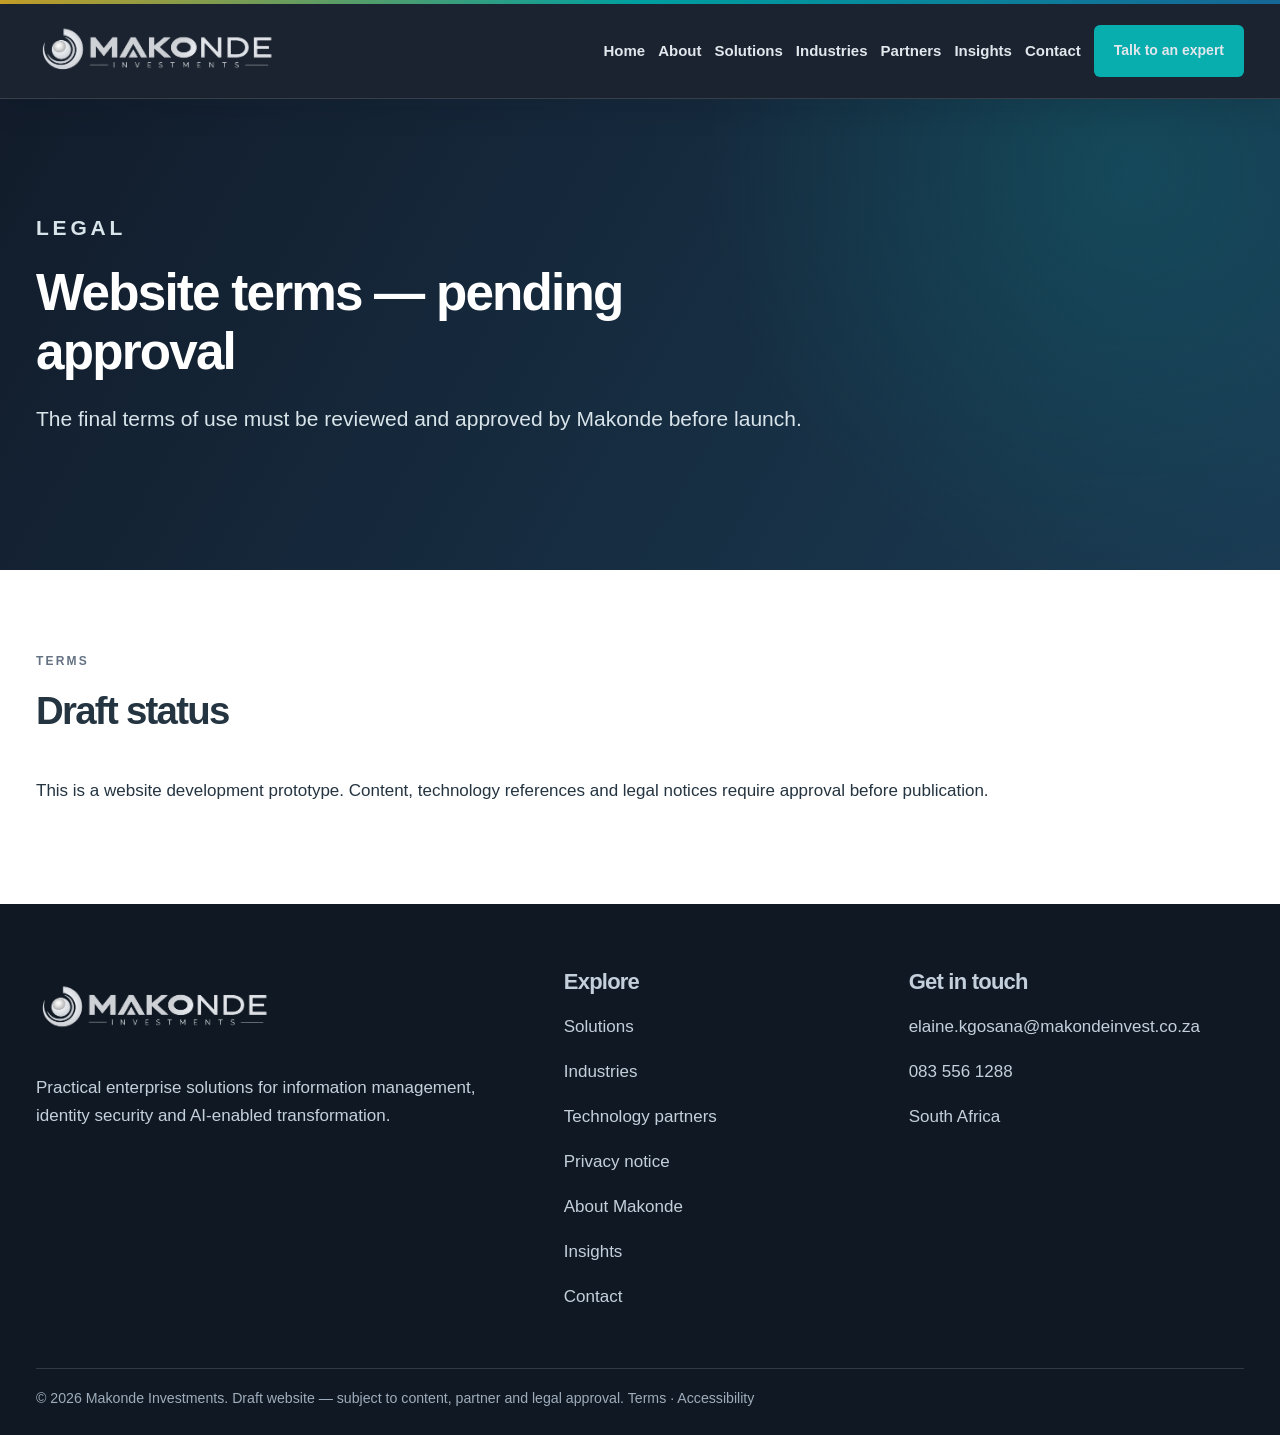
<file: terms.html>
<!DOCTYPE html>

<html lang="en-ZA"><head><meta charset="utf-8"/><meta content="width=device-width,initial-scale=1" name="viewport"/><meta content="Review the terms governing use of the Makonde Investments website and its general information." name="description"/><meta content="#112A46" name="theme-color"/><meta content="index,follow,max-image-preview:large,max-snippet:-1,max-video-preview:-1" name="robots"/><title>Website Terms of Use | Makonde Investments</title><link href="assets/style.css" rel="stylesheet"/><link href="assets/layout-v13.css" rel="stylesheet"/><script defer="" src="assets/main.js"></script><link href="assets/favicon.svg" rel="icon" type="image/svg+xml"/><link href="https://www.makondeinvest.co.za/terms.html" rel="canonical"/><meta content="website" property="og:type"/><meta content="Makonde Investments" property="og:site_name"/><meta content="en_ZA" property="og:locale"/><meta content="Website Terms of Use | Makonde Investments" property="og:title"/><meta content="Review the terms governing use of the Makonde Investments website and its general information." property="og:description"/><meta content="https://www.makondeinvest.co.za/terms.html" property="og:url"/><meta content="https://www.makondeinvest.co.za/assets/makonde-social-card.png" property="og:image"/><meta content="1200" property="og:image:width"/><meta content="630" property="og:image:height"/><meta content="Makonde Investments — information, identity and intelligent decisions" property="og:image:alt"/><meta content="summary_large_image" name="twitter:card"/><meta content="Website Terms of Use | Makonde Investments" name="twitter:title"/><meta content="Review the terms governing use of the Makonde Investments website and its general information." name="twitter:description"/><meta content="https://www.makondeinvest.co.za/assets/makonde-social-card.png" name="twitter:image"/><script type="application/ld+json">{"@context":"https://schema.org","@graph":[{"@type":"Organization","@id":"https://www.makondeinvest.co.za/#organization","name":"Makonde Investments","alternateName":"Makonde","url":"https://www.makondeinvest.co.za/","logo":{"@type":"ImageObject","url":"https://www.makondeinvest.co.za/assets/makonde-logo-light.png"},"email":"elaine.kgosana@makondeinvest.co.za","telephone":"+27-83-556-1288","areaServed":{"@type":"Country","name":"South Africa"},"description":"South African enterprise technology business focused on information management, identity security and AI-enabled transformation."},{"@type":"WebSite","@id":"https://www.makondeinvest.co.za/#website","url":"https://www.makondeinvest.co.za/","name":"Makonde Investments","publisher":{"@id":"https://www.makondeinvest.co.za/#organization"},"inLanguage":"en-ZA"},{"@type":"WebPage","@id":"https://www.makondeinvest.co.za/terms.html#webpage","url":"https://www.makondeinvest.co.za/terms.html","name":"Website Terms of Use | Makonde Investments","description":"Review the terms governing use of the Makonde Investments website and its general information.","isPartOf":{"@id":"https://www.makondeinvest.co.za/#website"},"inLanguage":"en-ZA"},{"@type":"BreadcrumbList","@id":"https://www.makondeinvest.co.za/terms.html#breadcrumb","itemListElement":[{"@type":"ListItem","position":1,"name":"Home","item":"https://www.makondeinvest.co.za/"},{"@type":"ListItem","position":2,"name":"Terms","item":"https://www.makondeinvest.co.za/terms.html"}]}]}</script></head><body><div class="topline"></div><header class="header"><div class="wrap nav"><a aria-label="Makonde home" class="brand" href="index.html"><img alt="Makonde Investments logo" decoding="async" src="assets/makonde-logo-light.png"/></a><button aria-controls="site-nav" aria-expanded="false" class="menu-toggle">Menu ☰</button><nav aria-label="Main navigation" class="navlinks" id="site-nav"><a href="index.html">Home</a><a href="about.html">About</a><a href="solutions.html">Solutions</a><a href="industries.html">Industries</a><a href="partners.html">Partners</a><a href="insights.html">Insights</a><a href="contact.html">Contact</a><a class="btn btn-primary" href="contact.html">Talk to an expert</a></nav></div></header><main><section class="pagehead"><div class="wrap"><p class="eyebrow">Legal</p><h1>Website terms — pending approval</h1><p>The final terms of use must be reviewed and approved by Makonde before launch.</p></div></section><section class="section"><div class="wrap"><div class="intro"><p class="eyebrow">Terms</p><h2>Draft status</h2></div><p>This is a website development prototype. Content, technology references and legal notices require approval before publication.</p></div></section></main><footer class="footer"><div class="wrap"><div class="footergrid"><div><img alt="Makonde Investments" decoding="async" loading="lazy" src="assets/makonde-logo-light.png"/><p>Practical enterprise solutions for information management, identity security and AI-enabled transformation.</p></div><div><h3>Explore</h3><p><a href="solutions.html">Solutions</a></p><p><a href="industries.html">Industries</a></p><p><a href="partners.html">Technology partners</a></p><p><a href="privacy.html">Privacy notice</a></p><p><a href="about.html">About Makonde</a></p><p><a href="insights.html">Insights</a></p><p><a href="contact.html">Contact</a></p></div><div><h3>Get in touch</h3><p><a href="mailto:elaine.kgosana@makondeinvest.co.za">elaine.kgosana@makondeinvest.co.za</a></p><p><a href="tel:+27835561288">083 556 1288</a></p><p>South Africa</p></div></div><small>© 2026 Makonde Investments. Draft website — subject to content, partner and legal approval. <a href="terms.html">Terms</a> · <a href="accessibility.html">Accessibility</a></small></div></footer></body></html>
</file>
<file: assets/style.css>
:root{--ink:#101b29;--charcoal:#161c24;--navy:#112a46;--blue:#176b9b;--teal:#00a6a6;--gold:#c9a227;--silver:#cbd3dc;--muted:#647284;--line:#dfe6eb;--paper:#f5f7f8;--white:#fff}*{box-sizing:border-box}html{scroll-behavior:smooth}body{margin:0;font:16px/1.65 system-ui,-apple-system,Segoe UI,sans-serif;color:var(--ink);background:white}a{color:inherit}a:focus-visible,button:focus-visible,input:focus-visible,select:focus-visible,textarea:focus-visible{outline:3px solid var(--teal);outline-offset:3px}.wrap{width:min(1160px,calc(100% - 44px));margin:auto}.topline{height:4px;background:linear-gradient(90deg,var(--gold),var(--teal),var(--blue))}.header{position:sticky;top:0;z-index:20;background:#141b24f7;backdrop-filter:blur(16px);border-bottom:1px solid #ffffff20}.nav{display:flex;align-items:center;gap:28px;min-height:83px}.brand{display:flex;align-items:center;gap:12px;text-decoration:none;flex-shrink:0}.brand img{width:185px;max-height:63px;object-fit:contain;object-position:left}.navlinks{display:flex;gap:19px;align-items:center;margin-left:auto}.navlinks a{color:#e2e7ed;text-decoration:none;font-size:13px;font-weight:650}.navlinks a:hover,.footer a:hover{color:#6de0da}.btn{display:inline-flex;align-items:center;justify-content:center;padding:12px 20px;border-radius:5px;text-decoration:none;font-size:14px;font-weight:750;border:1px solid transparent;cursor:pointer}.btn-primary{background:var(--teal);color:#08222c}.btn-outline{border-color:#b7c4d1;color:#fff}.btn-light{background:var(--navy);color:white}.menu-toggle{display:none;margin-left:auto;background:transparent;color:white;border:1px solid #687888;border-radius:4px;padding:8px 12px}.hero{background:radial-gradient(circle at 84% 18%,#136d7955,transparent 31%),linear-gradient(115deg,#101821,#152a40 66%,#0e3541);color:white;position:relative;overflow:hidden}.hero:after{content:'';position:absolute;inset:0;opacity:.22;background:repeating-linear-gradient(145deg,transparent 0 72px,#8ac1c510 73px 74px);pointer-events:none}.hero-inner{min-height:560px;display:grid;grid-template-columns:1.18fr .82fr;align-items:center;gap:55px;padding:90px 0;position:relative;z-index:1}.eyebrow{text-transform:uppercase;letter-spacing:.18em;font-size:12px;font-weight:800;color:var(--teal);margin:0 0 17px}.hero .eyebrow{color:#a9dfdc}h1,h2,h3{line-height:1.16;letter-spacing:-.035em;margin:0 0 18px}h1{font-size:clamp(40px,5.1vw,69px);max-width:780px}h2{font-size:clamp(30px,3.3vw,44px)}h3{font-size:22px}.lead{font-size:19px;max-width:650px;color:#d6e0e9}.actions{display:flex;gap:12px;flex-wrap:wrap;margin-top:27px}.hero-art{border:1px solid #ffffff30;border-radius:14px;padding:30px;background:linear-gradient(150deg,#ffffff13,#ffffff03);box-shadow:0 20px 80px #0005}.hero-art .art-title{font-size:12px;letter-spacing:.15em;color:#bbd7de;text-transform:uppercase}.art-node{padding:17px 18px;border:1px solid #ffffff2c;background:#ffffff0c;margin-top:14px;border-left:3px solid var(--teal);border-radius:4px}.art-node b{display:block;font-size:17px}.art-node span{font-size:13px;color:#c1d1dc}.trust{background:#eaf0f2;border-bottom:1px solid #d9e1e6}.trust .wrap{padding:19px 0;display:flex;gap:18px;justify-content:space-between;flex-wrap:wrap;font-size:13px;font-weight:800;color:#304255}.section{padding:88px 0}.section-soft{background:var(--paper)}.intro{max-width:760px;margin-bottom:38px}.intro p,.muted{color:var(--muted)}.grid3{display:grid;grid-template-columns:repeat(3,1fr);gap:22px}.grid2{display:grid;grid-template-columns:repeat(2,1fr);gap:22px}.card{padding:30px;background:white;border:1px solid var(--line);border-radius:8px;box-shadow:0 8px 30px #16263a09}.card .number{color:var(--teal);font-size:13px;font-weight:900;letter-spacing:.12em}.card p{color:#5e6d7c}.card a.more{color:var(--blue);font-weight:750;text-decoration:none}.card a.more:hover{text-decoration:underline}.pill{display:inline-block;border:1px solid #cddde0;border-radius:100px;padding:5px 12px;font-size:12px;font-weight:750;color:#32626d}.split{display:grid;grid-template-columns:1fr 1fr;gap:60px;align-items:center}.panel{background:var(--navy);color:white;padding:38px;border-radius:10px}.panel p{color:#cbd8e4}.list{padding-left:20px}.list li{margin:10px 0}.banner{background:linear-gradient(110deg,#132235,#164253);color:white;padding:65px 0}.banner p{color:#d3e1e8}.pagehead{background:linear-gradient(120deg,#141c27,#1b3b53);color:white;padding:85px 0}.pagehead h1{font-size:clamp(36px,4.5vw,57px)}.pagehead p{max-width:740px;color:#d8e4e9;font-size:19px}.footer{background:#121923;color:#c3d0dc;padding:65px 0 24px}.footer a{text-decoration:none}.footergrid{display:grid;grid-template-columns:2fr 1fr 1fr;gap:40px}.footer small{display:block;border-top:1px solid #ffffff24;margin-top:40px;padding-top:18px;color:#9eacbb}.footer img{width:200px;max-width:100%}.form{display:grid;gap:16px}.form label{display:grid;gap:6px;font-size:14px;font-weight:700}.form input,.form select,.form textarea{width:100%;border:1px solid #b9c8d2;border-radius:5px;padding:12px;font:inherit}.form textarea{min-height:125px}.notice{background:#fff9e7;border-left:3px solid var(--gold);padding:15px 20px;font-size:14px}.tag{font-size:12px;letter-spacing:.1em;text-transform:uppercase;color:var(--blue);font-weight:800}.contact-actions{display:flex;gap:12px;flex-wrap:wrap}.contact-actions a{word-break:break-word}.mini{font-size:13px;color:var(--muted)}@media(max-width:950px){.nav{flex-wrap:wrap}.menu-toggle{display:block}.navlinks{display:none;flex-basis:100%;margin:0;padding:0 0 18px;flex-direction:column;align-items:stretch}.navlinks.open{display:flex}.navlinks a{padding:5px}.hero-inner,.split{grid-template-columns:1fr}.hero-inner{min-height:auto}.hero-art{max-width:650px}.grid3{grid-template-columns:1fr 1fr}}@media(max-width:650px){.wrap{width:min(100% - 30px,1160px)}.section{padding:60px 0}.grid3,.grid2,.footergrid{grid-template-columns:1fr}.hero-inner{padding:65px 0}.brand img{width:155px}.trust .wrap{justify-content:flex-start;gap:9px 20px}.panel{padding:26px}}

/* Makonde refined visual system: October 2026 */
:root{--teal:#0ab5b4;--navy:#10273d;--paper:#f3f6f8;--ink:#132439}
body{font-family:Inter,"Segoe UI",Arial,sans-serif;-webkit-font-smoothing:antialiased}
.header{background:#111b27f5;box-shadow:0 7px 30px #07131f25}
.nav{min-height:96px;gap:20px}.brand img{width:220px;max-height:76px;object-fit:contain;object-position:left}
.navlinks{gap:17px}.navlinks a{font-size:13px;transition:color .2s ease}.navlinks a[aria-current="page"]:not(.btn){color:#84dedb}
.btn{border-radius:6px;min-height:44px;transition:transform .2s ease,background .2s ease,box-shadow .2s ease}
.btn:hover{transform:translateY(-2px)}.btn-primary{background:#08adad;color:#06212b}.btn-primary:hover{background:#42d2cc;box-shadow:0 10px 25px #00a6a630}
.hero{background:radial-gradient(circle at 89% 22%,#12687875,transparent 35%),radial-gradient(circle at 8% 95%,#14385790,transparent 42%),linear-gradient(115deg,#0e1722,#152c44 68%,#103b49)}
.hero-inner{min-height:610px;padding:90px 0;gap:75px;grid-template-columns:1.08fr .92fr}
.hero h1{font-size:clamp(42px,4.8vw,66px);max-width:730px;letter-spacing:-.047em}
.hero .lead{font-size:19px;line-height:1.7;max-width:620px}
.hero-art{border:1px solid #9bcbd330;background:linear-gradient(140deg,#ffffff15,#ffffff04);backdrop-filter:blur(10px);box-shadow:0 25px 80px #050d1b50;padding:32px}
.art-node{border-left:3px solid #13b7b4;transition:background .2s ease}.art-node:hover{background:#ffffff18}
.trust{background:#e9f0f3}.trust .wrap{padding:21px 0;align-items:center}
.section{padding:100px 0}.intro{max-width:790px}.intro h2{letter-spacing:-.045em}
.card{border-radius:12px;padding:32px;box-shadow:0 10px 38px #1d33420a;transition:transform .2s ease,box-shadow .2s ease}
.card:hover{transform:translateY(-3px);box-shadow:0 20px 48px #1d334218}.card h3{font-size:21px}.card p{line-height:1.75}
.card-accent{border-top:3px solid #0aa8aa}.card-accent .number{display:block;margin-bottom:12px}
.editorial-grid{display:grid;grid-template-columns:.95fr 1.05fr;gap:90px;align-items:center}.editorial-lead{color:#5e6d7c;font-size:19px;line-height:1.85;max-width:580px}
.text-link{font-weight:750;text-decoration:none;color:#176b9b}.text-link:hover{text-decoration:underline}
.steps{border-left:1px solid #dce6eb;padding-left:35px}.step{display:flex;gap:25px;padding:20px 0;border-bottom:1px solid #e0e7eb}.step:last-child{border-bottom:0}.step>span{font-size:13px;font-weight:850;color:#009c9e;letter-spacing:.1em;padding-top:5px}.step h3{font-size:21px;margin-bottom:8px}.step p{margin:0;color:#627386}
.partner-band{background:#eaf0f2;padding:65px 0}.partner-band h2{max-width:730px}.partner-pills{display:grid;grid-template-columns:repeat(3,1fr);gap:16px;margin:25px 0 20px}.partner-pills a{background:white;border:1px solid #d5e1e6;border-radius:10px;padding:23px;color:#142b41;text-decoration:none;font-size:24px;font-weight:800}.partner-pills span{display:block;color:#607589;font-size:13px;font-weight:500;margin-top:5px}.partner-pills a:hover{border-color:#0aa8aa}
.footer{background:#101923}.footer img{width:235px;max-height:95px;object-fit:contain;object-position:left}.footergrid{grid-template-columns:1.6fr 1fr 1.1fr}.footergrid p{overflow-wrap:anywhere}
.pagehead{background:radial-gradient(circle at 88% 15%,#0e6d7660,transparent 35%),linear-gradient(120deg,#121c2b,#1a3b53);padding:100px 0}
@media(max-width:1050px){.navlinks{gap:12px}.brand img{width:175px}.navlinks a{font-size:12px}}
@media(max-width:950px){.brand img{width:205px}.editorial-grid{grid-template-columns:1fr;gap:30px}.hero-inner{grid-template-columns:1fr;gap:35px;padding:75px 0}.hero-art{max-width:700px}.navlinks a{font-size:15px}.partner-pills{grid-template-columns:1fr 1fr}}
@media(max-width:650px){.nav{min-height:82px}.brand img{width:178px;max-height:65px}.hero-inner{padding:65px 0}.hero h1{font-size:clamp(38px,10vw,52px)}.section{padding:68px 0}.partner-pills{grid-template-columns:1fr}.steps{padding-left:18px}.step{gap:14px}.trust .wrap{display:grid;grid-template-columns:1fr 1fr;font-size:12px}.footer img{width:205px}}
@media(prefers-reduced-motion:reduce){html{scroll-behavior:auto}.btn,.card,.art-node{transition:none}.btn:hover,.card:hover{transform:none}}

/* Draft 1.2: expansive executive desktop layout */
:root{--wide:1440px}
.wrap{width:min(var(--wide),calc(100% - 96px))}
.nav{min-height:106px;gap:36px}.brand img{width:290px;max-height:92px}.navlinks{gap:23px}.navlinks a{font-size:15px;white-space:nowrap}.navlinks .btn{font-size:14px;padding:13px 19px}
.hero-inner{min-height:655px;grid-template-columns:minmax(0,1.12fr) minmax(0,.88fr);gap:100px;padding:98px 0}
.hero h1{font-size:clamp(54px,4.3vw,79px);max-width:800px;line-height:1.1}.hero .lead{font-size:21px;line-height:1.65;max-width:710px}.hero .eyebrow{font-size:13px;letter-spacing:.16em}
.hero-art{padding:40px;border-radius:18px}.hero-art .art-title{font-size:13px}.art-node{padding:24px 25px;margin-top:16px}.art-node b{font-size:19px}.art-node span{font-size:15px}
.btn{font-size:15px;padding:14px 23px}.section{padding:112px 0}.intro{max-width:940px;margin-bottom:44px}.intro h2{font-size:clamp(36px,3vw,52px)}.grid3{gap:27px}.grid2{gap:28px}.card{padding:39px;min-height:100%}.card h3{font-size:24px}.card p{font-size:16px;line-height:1.8}.card .number{display:block;margin-bottom:12px}
.trust .wrap{padding:25px 0;font-size:14px}.pagehead{padding:112px 0}.pagehead h1{font-size:clamp(48px,4vw,70px)}.pagehead p{font-size:21px;max-width:860px}
.solution-feature{display:flex;align-items:flex-start;gap:15px;padding:18px 0;border-top:1px solid #e1e8ec}.solution-feature strong{color:#0b858a;font-size:13px;letter-spacing:.08em;min-width:30px}.solution-feature h3{font-size:19px;margin-bottom:7px}.solution-feature p{margin:0;color:#607184}
.card .outcome{margin-top:17px;padding-top:17px;border-top:1px solid #e5eaee;color:#31576b;font-size:14px;font-weight:650}
.section-kicker{font-size:17px;color:#5b6b7c;max-width:790px}.outcome-band{background:#eaf2f3;border-block:1px solid #d8e6e8;padding:45px 0}.outcome-band .wrap{display:grid;grid-template-columns:repeat(3,1fr);gap:26px}.outcome-band strong{display:block;font-size:18px;color:#123247}.outcome-band span{display:block;color:#536c79;margin-top:6px;font-size:15px}
@media(max-width:1350px){.wrap{width:min(100% - 64px,1240px)}.nav{gap:20px}.brand img{width:235px}.navlinks{gap:13px}.navlinks a{font-size:13px}.hero-inner{gap:55px}}
@media(max-width:1050px){.wrap{width:min(100% - 48px,960px)}.nav{min-height:90px}.brand img{width:215px}.menu-toggle{display:block}.navlinks{display:none;flex-basis:100%;margin:0;padding:0 0 20px;flex-direction:column;align-items:stretch}.navlinks.open{display:flex}.navlinks a{font-size:16px;padding:8px}.nav{flex-wrap:wrap}.hero-inner{grid-template-columns:1fr;gap:38px;min-height:auto}.hero-art{max-width:760px}.grid3{grid-template-columns:repeat(2,1fr)}.outcome-band .wrap{grid-template-columns:1fr 1fr}}
@media(max-width:650px){.wrap{width:calc(100% - 32px)}.nav{min-height:80px}.brand img{width:190px}.hero-inner{padding:70px 0}.hero h1{font-size:clamp(39px,10vw,55px)}.hero .lead{font-size:18px}.hero-art{padding:24px}.art-node{padding:18px}.section{padding:70px 0}.grid3,.grid2,.outcome-band .wrap{grid-template-columns:1fr}.card{padding:28px}.intro h2{font-size:34px}.pagehead{padding:75px 0}.pagehead h1{font-size:40px}.trust .wrap{font-size:12px}}

/* FormSubmit business enquiry */
.form-honeypot{position:absolute!important;left:-9999px!important;width:1px!important;height:1px!important;opacity:0!important;pointer-events:none!important}
.form-feedback{font-size:.95rem;line-height:1.55;min-height:1.5em;margin-top:.6rem}
.form-feedback-success{color:#12643b;font-weight:650}
.form-feedback-error{color:#9b2626;font-weight:650}
.form button:disabled{opacity:.7;cursor:wait}
.form input:focus-visible,.form textarea:focus-visible,.form select:focus-visible{outline:3px solid #00a6a6;outline-offset:2px}

/* DRAFT 2.0 — BRAND & EXPERIENCE */
:root{--navy:#112a46;--blue:#176b9b;--teal:#00a6a6;--gold:#c9a227;--paper:#f3f6f8;--ink:#243441;--wide:1560px}
.wrap{width:min(var(--wide),calc(100% - 96px))}
body{font-size:17px;color:#243441}
.nav{min-height:94px}.brand img{width:265px;max-height:80px}.navlinks a{font-size:15px}
.hero{background:linear-gradient(112deg,#0d2136,#112a46 67%,#133e4b)}.hero:after{opacity:.08}
.hero-inner{grid-template-columns:1.03fr .97fr;gap:70px;min-height:650px;padding:82px 0}
.hero h1{font-size:clamp(46px,4.2vw,77px);line-height:1.1;letter-spacing:-.052em;max-width:850px}
.hero h1 em{font-style:normal;color:#a5e6df}.hero .lead{font-size:21px;line-height:1.65;max-width:730px}
.hero-note{color:#b3cbd5;font-size:14px;letter-spacing:.03em;margin-top:30px}
.hero-visual{position:relative;min-height:430px;align-self:stretch;border-radius:12px;overflow:hidden;box-shadow:0 35px 90px #0005;border:1px solid #ffffff2c}
.hero-visual img{width:100%;height:100%;position:absolute;inset:0;object-fit:cover;object-position:center}
.hero-visual:after{content:"";position:absolute;inset:0;background:linear-gradient(0deg,#071b2ce6,transparent 46%)}
.hero-visual-caption{position:absolute;z-index:2;bottom:30px;left:32px;right:32px;color:white;display:grid;gap:6px}
.hero-visual-caption span{color:#99e0dc;font-size:11px;font-weight:850;letter-spacing:.16em}.hero-visual-caption strong{font-size:23px}
.trust .wrap{font-size:14px}.section{padding:94px 0}.intro{max-width:1000px}
.solution-card{padding:0;overflow:hidden;display:flex;flex-direction:column;border-top:0}.solution-card-media{height:235px;overflow:hidden;background:#112a46}
.solution-card-media img{width:100%;height:100%;object-fit:cover;transition:transform .35s ease}.solution-card:hover img{transform:scale(1.035)}
.solution-card:before{content:"";height:5px;background:var(--blue);order:1}.solution-card.tone-teal:before{background:var(--teal)}.solution-card.tone-gold:before{background:var(--gold)}
.solution-card>.number,.solution-card>h3,.solution-card>p,.solution-card>a{margin-left:32px;margin-right:32px}
.solution-card>.number{order:2;margin-top:26px}.solution-card>h3{order:3;font-size:25px;min-height:58px}.solution-card>p{order:4}.solution-card .powered{font-size:13px;font-weight:800;color:#0b858a;margin-top:auto;padding-top:14px}.solution-card>a.more{order:5;margin-bottom:30px;margin-top:8px}
.statement-band{padding:70px 0;background:#112a46;color:white}.statement-grid{display:grid;grid-template-columns:1fr .9fr;gap:85px;align-items:center}.statement-band h2{max-width:750px}.statement-band p:last-child{font-size:20px;line-height:1.8;color:#d5e1e9}
.feature-story-grid,.industry-visual-grid,.about-visual-grid{display:grid;grid-template-columns:1fr 1fr;gap:65px;align-items:center}
.feature-image img,.industry-visual img,.about-visual img{display:block;width:100%;height:auto;aspect-ratio:3/2;object-fit:cover;border-radius:12px}
.feature-story-grid p,.industry-visual p,.about-visual p{font-size:18px;line-height:1.75;color:#526779}
.pagehead-visual{padding:0}.pagehead-grid{display:grid;grid-template-columns:1fr 1fr;gap:60px;align-items:center;min-height:475px}.pagehead-copy{padding:80px 0}.pagehead-photo{height:420px;overflow:hidden;border-radius:12px}.pagehead-photo img{width:100%;height:100%;object-fit:cover}
.pagehead-visual .eyebrow{color:#8cdbd6}.pagehead-visual h1{font-size:clamp(43px,4vw,68px)}.pagehead-visual .actions{margin-top:30px}
.journey-band{background:#eaf0f2;padding:42px 0}.journey-grid{display:grid;grid-template-columns:repeat(4,1fr);gap:16px}.journey-step{padding:24px;background:white;border:1px solid #d9e3e9;border-radius:9px}.journey-step span{font-size:12px;font-weight:900;color:#008f93}.journey-step h3{margin:12px 0 0;font-size:20px}
.industry-visual,.about-visual{padding:70px 0;background:#f3f6f8}.contact-direct{background:#eaf0f2;border-bottom:1px solid #d7e3e8}.contact-direct .wrap{display:flex;align-items:center;flex-wrap:wrap;gap:20px 35px;padding:22px 0}.contact-direct span{font-weight:800}.contact-direct a{color:#086b7c;font-weight:750;text-decoration:none}
@media(max-width:1250px){.wrap{width:calc(100% - 64px)}.hero-inner{gap:40px}.navlinks{gap:12px}.navlinks a{font-size:13px}.brand img{width:215px}}
@media(max-width:1050px){.wrap{width:calc(100% - 48px)}.hero-inner,.pagehead-grid,.feature-story-grid,.industry-visual-grid,.about-visual-grid,.statement-grid{grid-template-columns:1fr}.hero-inner{padding:70px 0}.hero-visual{min-height:420px}.pagehead-photo{height:360px;margin-bottom:35px}.pagehead-copy{padding:65px 0 0}.journey-grid{grid-template-columns:repeat(2,1fr)}}
@media(max-width:650px){.wrap{width:calc(100% - 32px)}.hero h1{font-size:clamp(39px,10vw,55px)}.hero .lead{font-size:18px}.hero-visual{min-height:290px}.hero-visual-caption{bottom:20px;left:20px}.hero-visual-caption strong{font-size:19px}.section{padding:65px 0}.solution-card-media{height:210px}.statement-band{padding:55px 0}.statement-grid{gap:12px}.statement-band p:last-child{font-size:17px}.journey-grid{grid-template-columns:1fr 1fr}.journey-step{padding:17px}.journey-step h3{font-size:17px}.pagehead-photo{height:245px}.pagehead-visual h1{font-size:40px}.contact-direct .wrap{display:grid;gap:8px}}
@media(prefers-reduced-motion:reduce){.solution-card-media img{transition:none}.solution-card:hover img{transform:none}}
</file>
<file: assets/layout-v13.css>
/* Makonde 1.3: widescreen proportions and legibility. Loaded after base styles. */
:root{--wide:1680px}
@media(min-width:1351px){
 .wrap{width:min(1680px,calc(100% - 112px))}
 .nav{min-height:100px;gap:38px}
 .brand img{width:295px;max-height:90px}
 .navlinks{gap:clamp(16px,1.2vw,26px)}
 .navlinks a{font-size:clamp(14px,.87vw,16px)}
 .navlinks .btn{font-size:15px}
 .hero-inner{min-height:560px;padding:76px 0 72px;grid-template-columns:minmax(0,1.12fr) minmax(460px,.88fr);gap:clamp(70px,6vw,140px)}
 .hero h1{font-size:clamp(60px,4.15vw,82px);max-width:880px;line-height:1.09}
 .hero .lead{font-size:clamp(20px,1.17vw,23px);max-width:760px}
 .hero-art{padding:36px 40px}
 .art-node{padding:21px 25px}
 .art-node b{font-size:20px}.art-node span{font-size:16px}
 .section{padding:86px 0}
 .intro{max-width:1080px;margin-bottom:36px}
 .intro h2{font-size:clamp(38px,2.8vw,52px)}
 .grid3{gap:30px}
 .card{padding:40px 42px}
 .card h3{font-size:25px}
 .card p{font-size:17px;line-height:1.75}
 .section-kicker{font-size:19px}
 .trust .wrap{font-size:15px;padding:19px 0}
 .pagehead{padding:88px 0}
}
@media(min-width:1051px) and (max-width:1350px){
 .wrap{width:calc(100% - 72px)}
 .hero-inner{min-height:530px;padding:68px 0;gap:45px}
 .hero h1{font-size:clamp(48px,4.7vw,65px)}
 .hero .lead{font-size:19px}
 .hero-art{padding:27px}
 .art-node{padding:18px}
 .section{padding:82px 0}
}
@media(max-width:1050px){
 .hero-inner{padding:70px 0 64px}
 .hero h1{max-width:800px}
}
@media(max-width:650px){
 .hero-inner{padding:58px 0}
 .hero h1{font-size:clamp(38px,10vw,52px)}
 .hero .lead{font-size:18px}
 .art-node span{font-size:14px}
}
</file>
